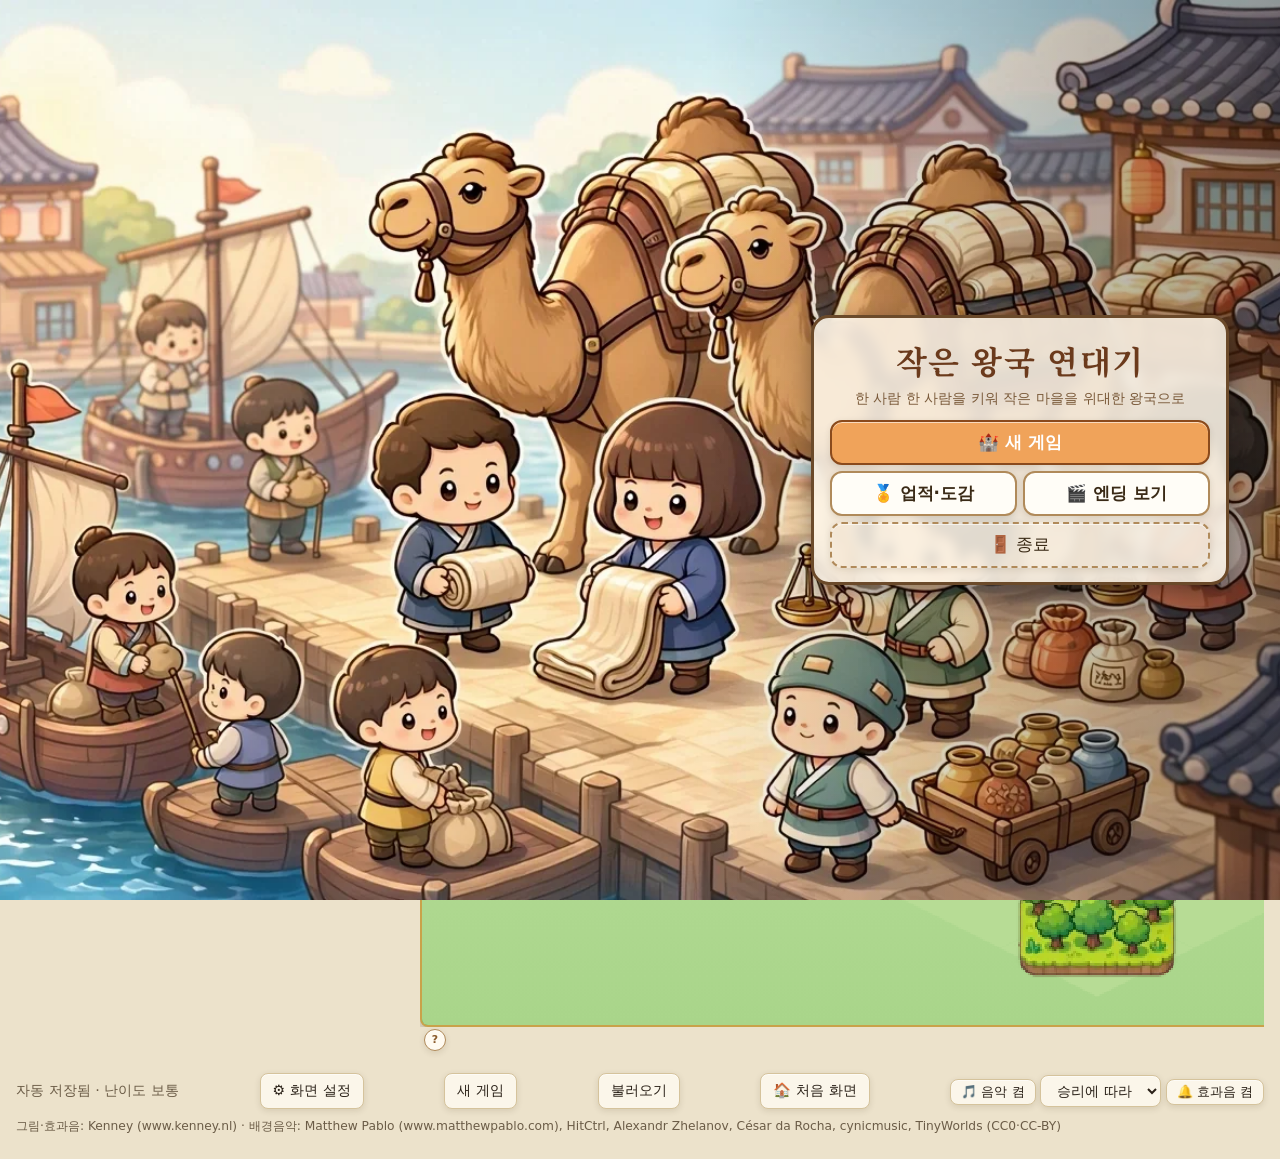
<file: index.html>
<!doctype html>
<html lang="ko">
  <head>
    <meta charset="UTF-8" />
    <meta name="viewport" content="width=device-width, initial-scale=1.0" />
    <title>작은 왕국 연대기</title>
    <meta name="theme-color" content="#2a2018" />
    <link rel="preconnect" href="https://fonts.googleapis.com" />
    <link rel="preconnect" href="https://fonts.gstatic.com" crossorigin />
    <link rel="stylesheet" href="https://fonts.googleapis.com/css2?family=Noto+Serif+KR:wght@700&display=swap" />
    <script type="module" crossorigin src="./assets/index-BiHmY7JR.js"></script>
    <link rel="stylesheet" crossorigin href="./assets/index-CnOXATUK.css">
  </head>
  <body>
    <div id="app"></div>
  </body>
</html>
</file>
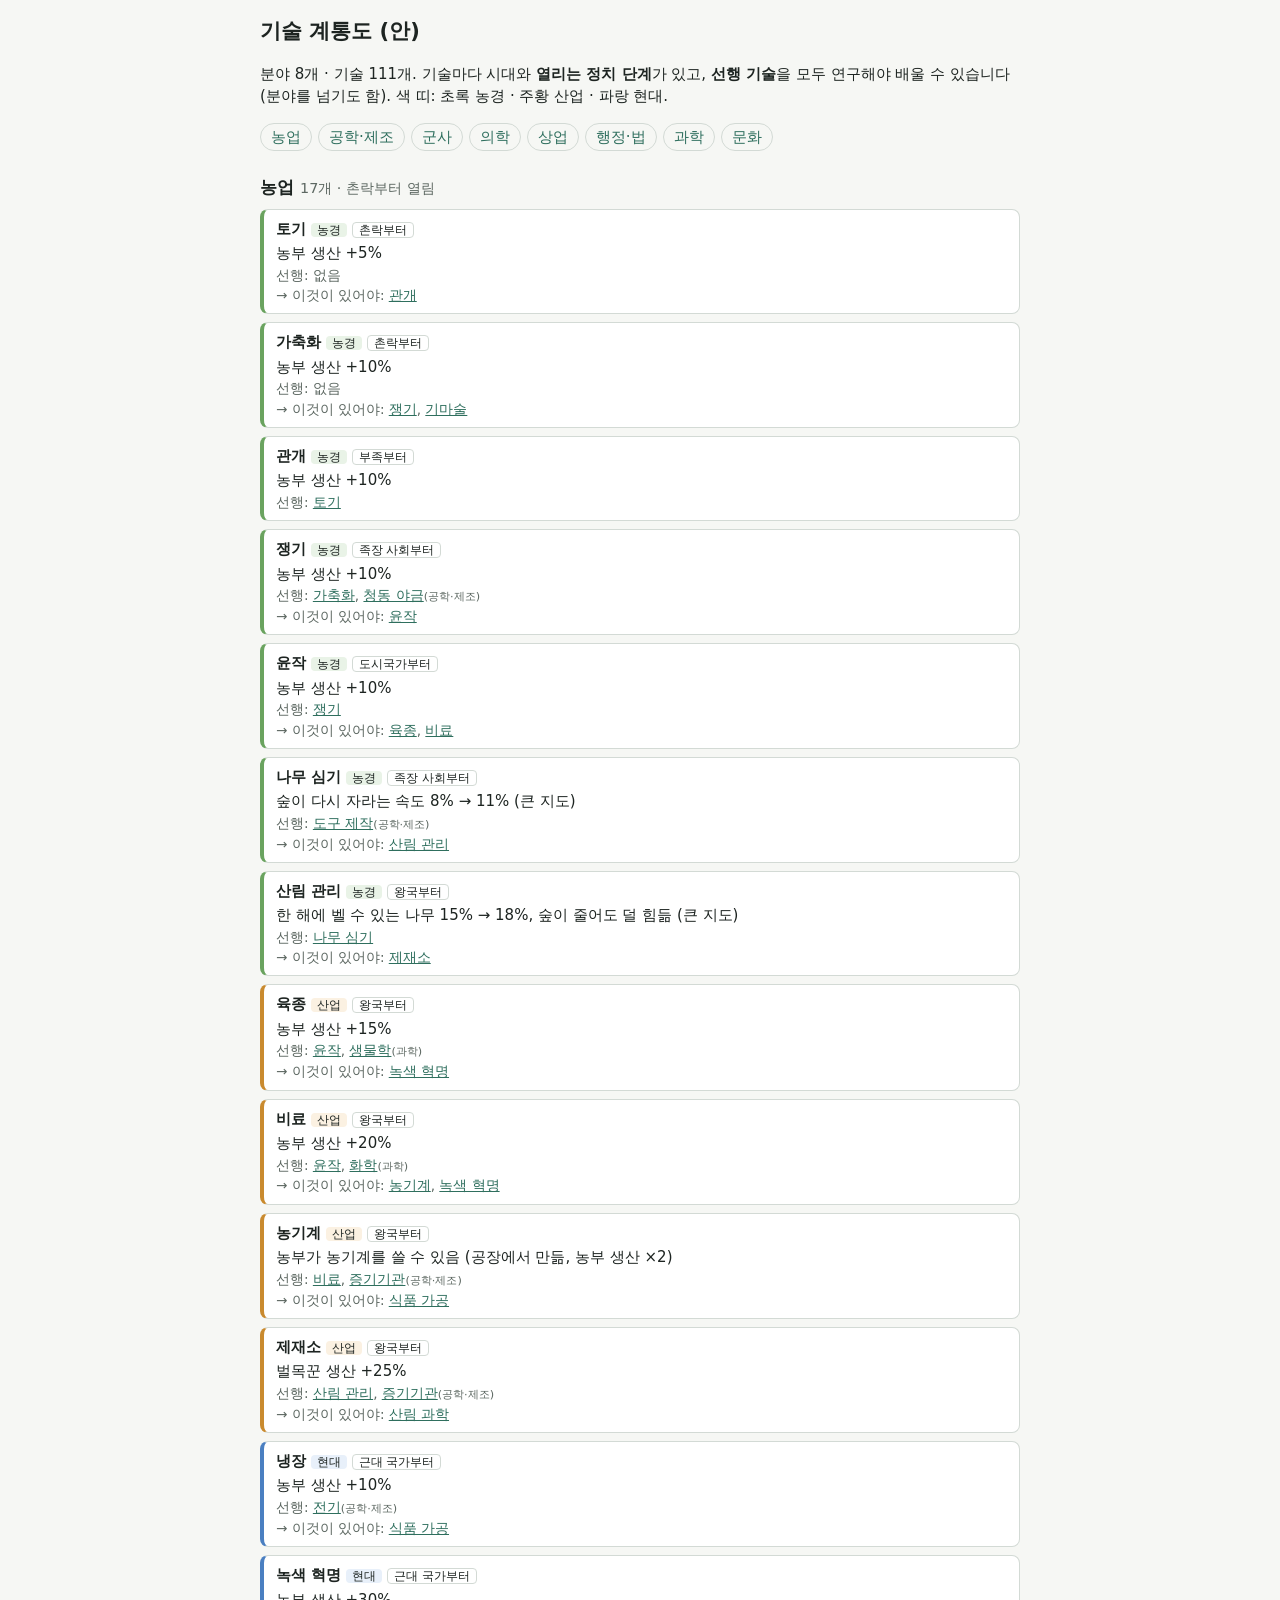
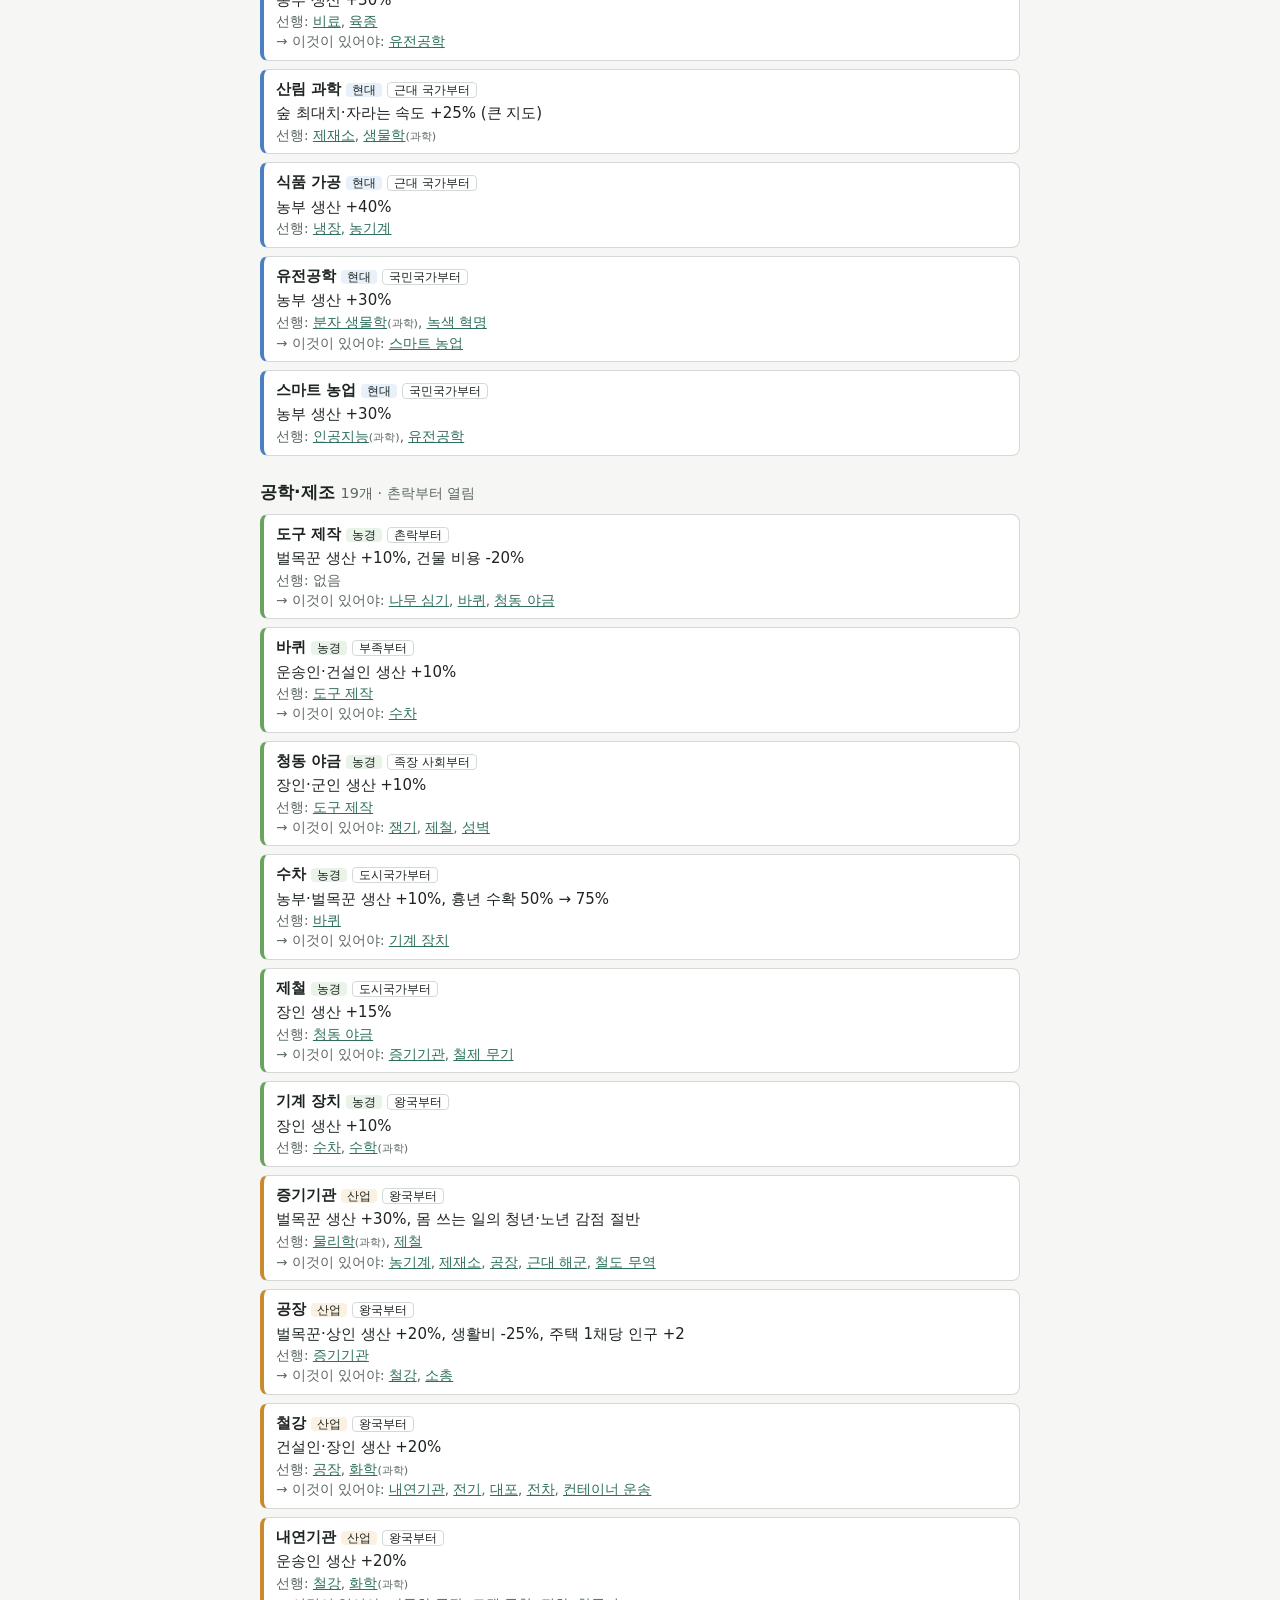
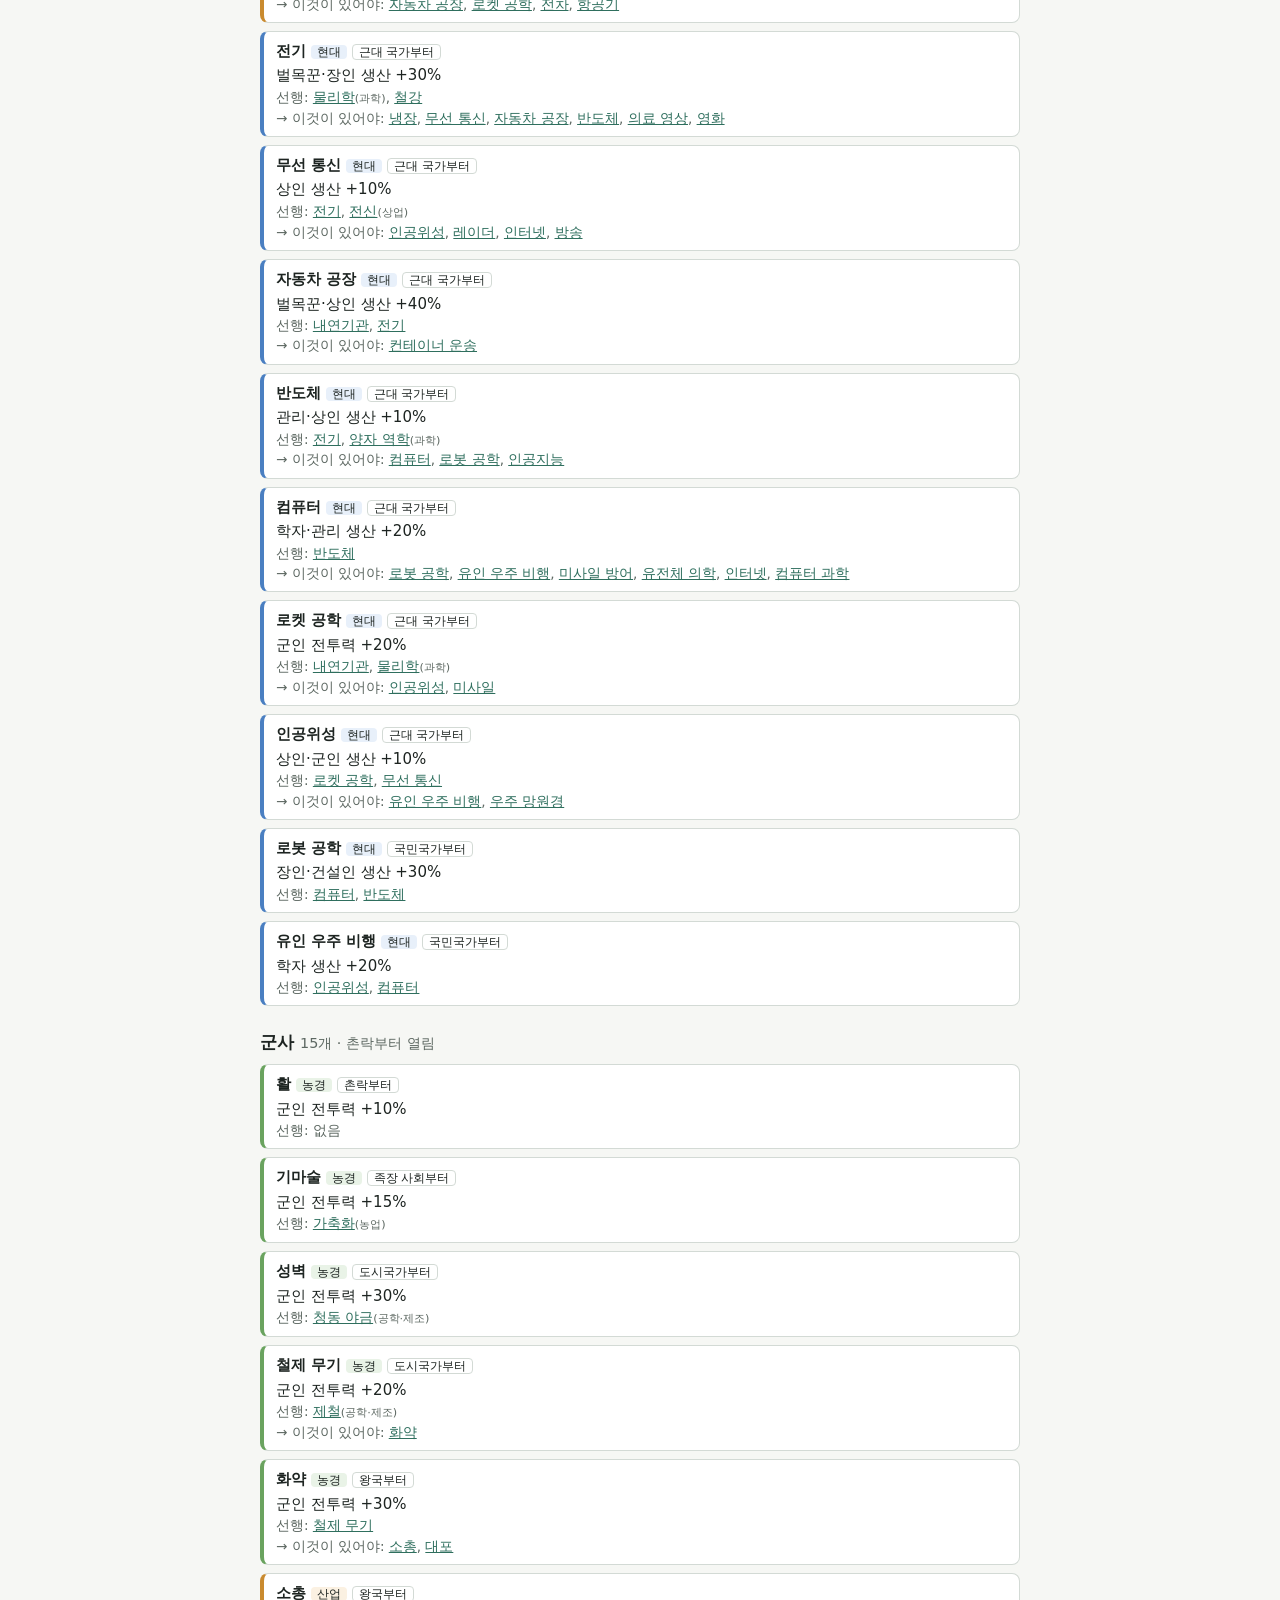
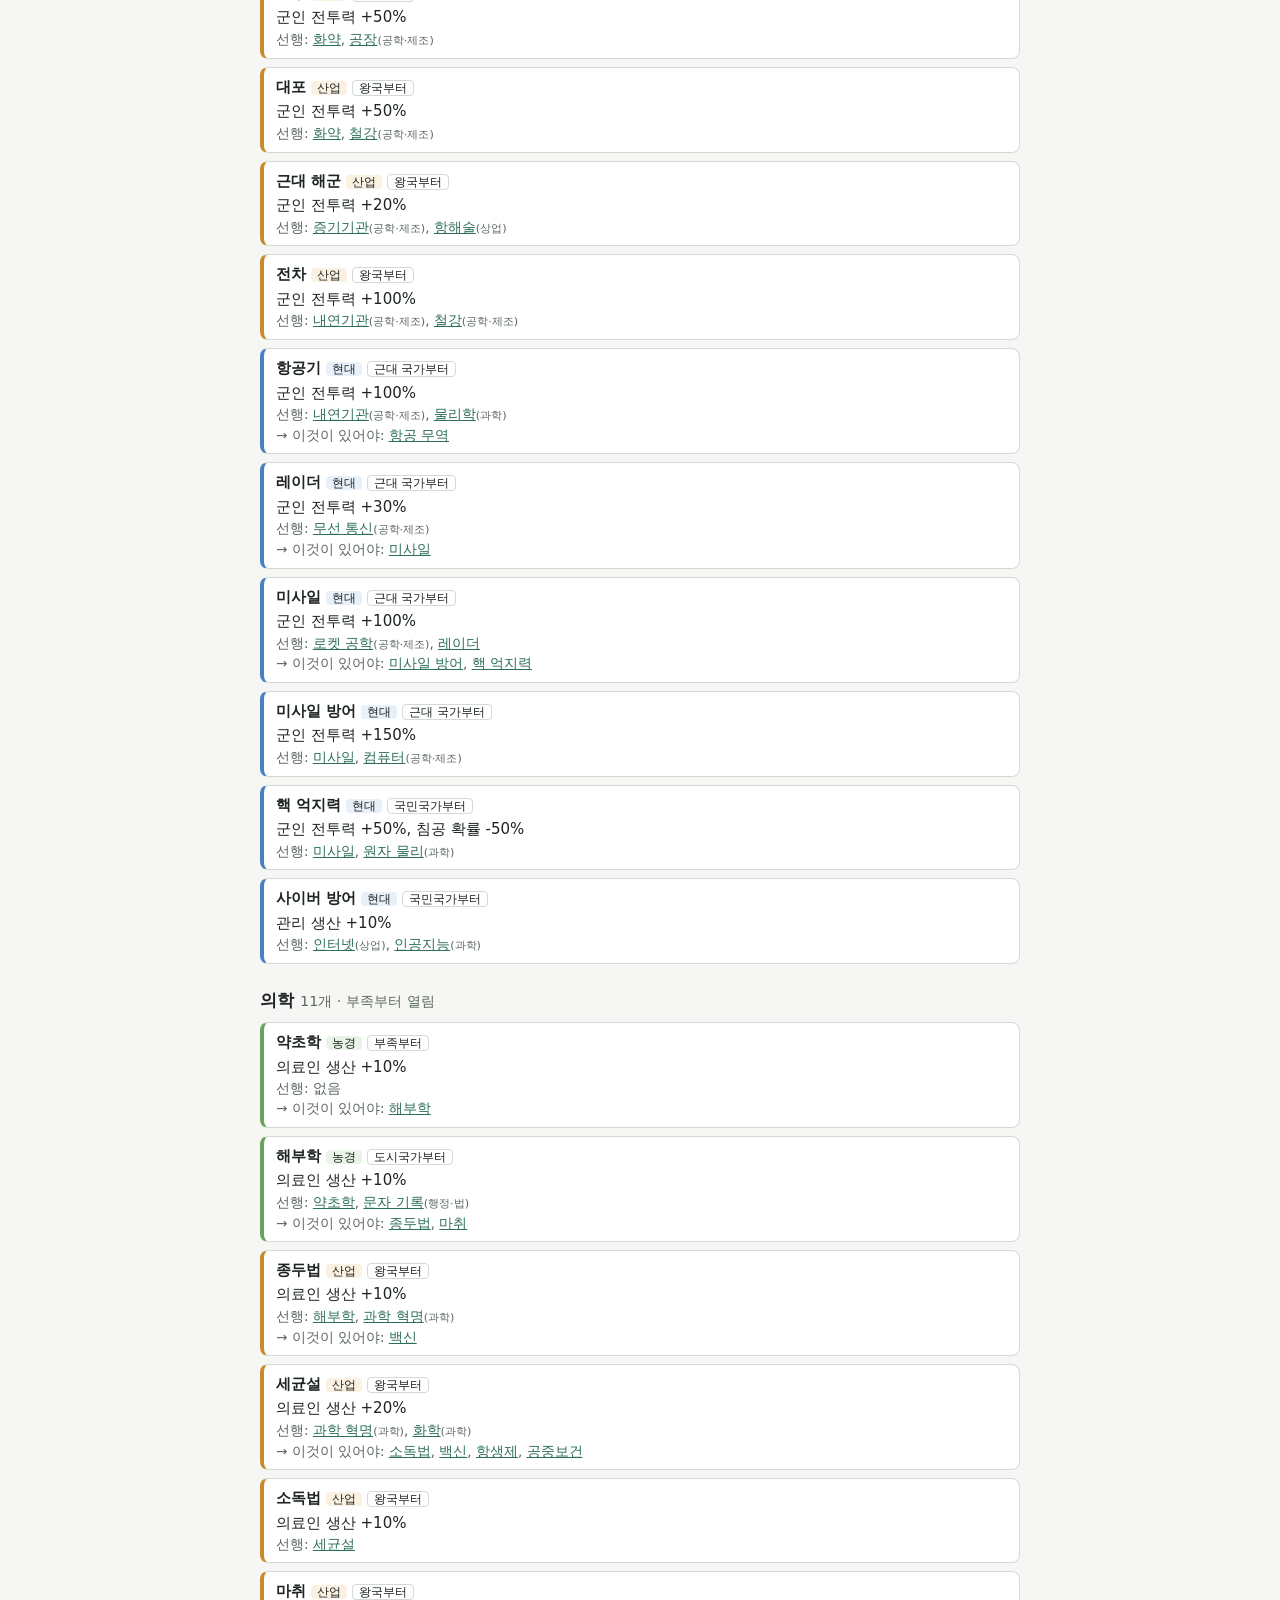
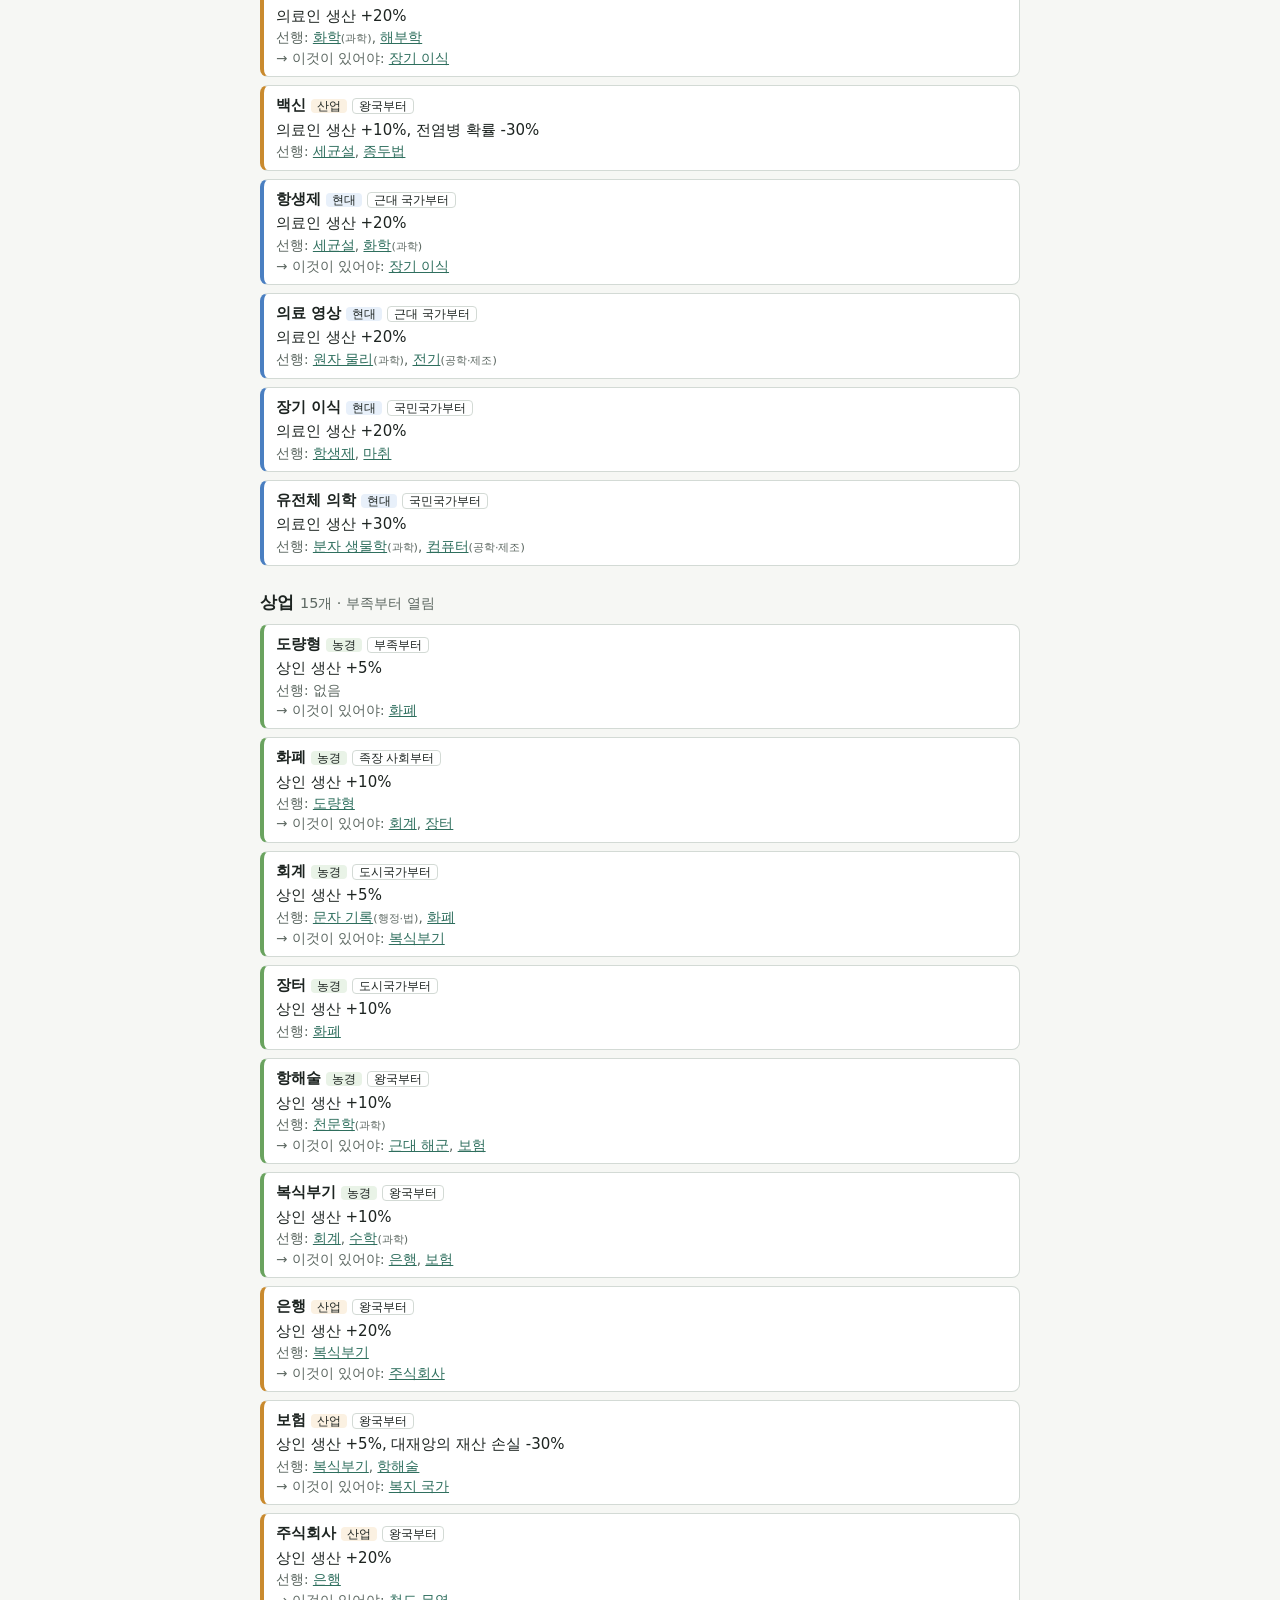
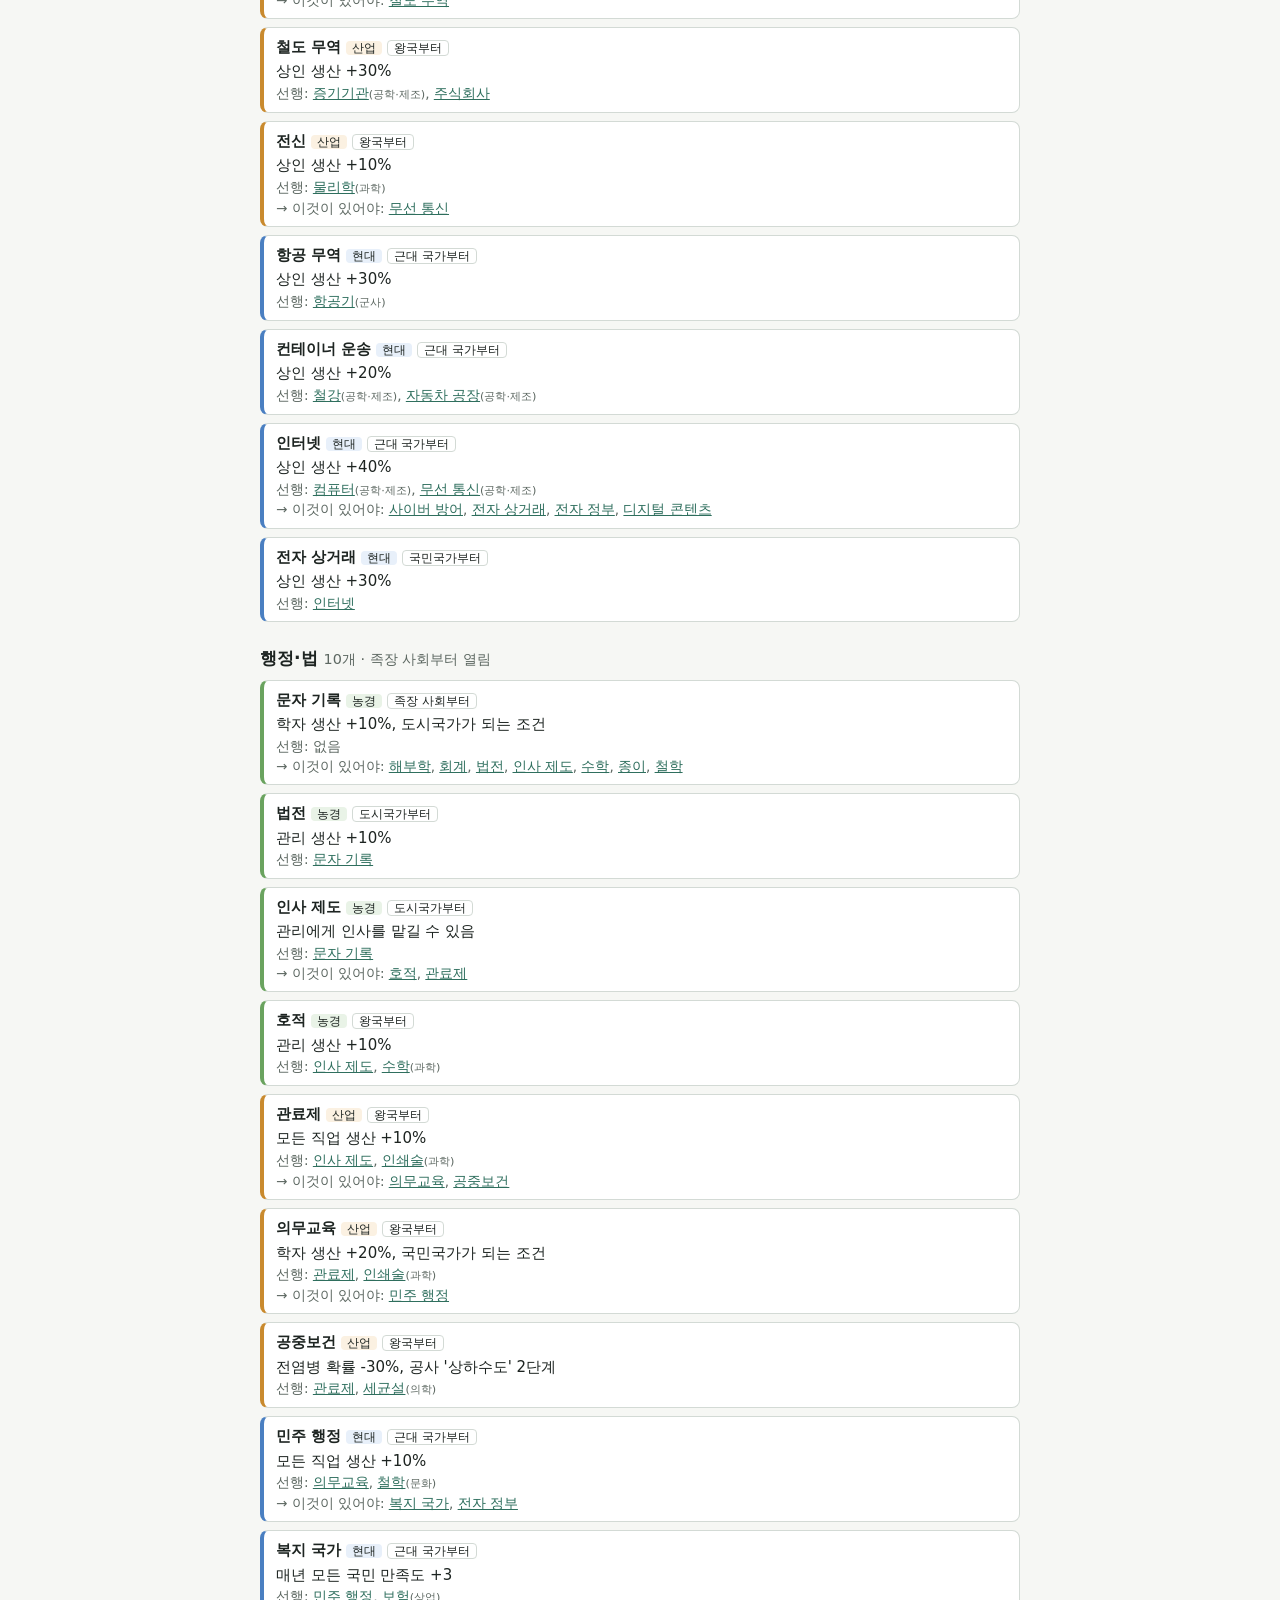
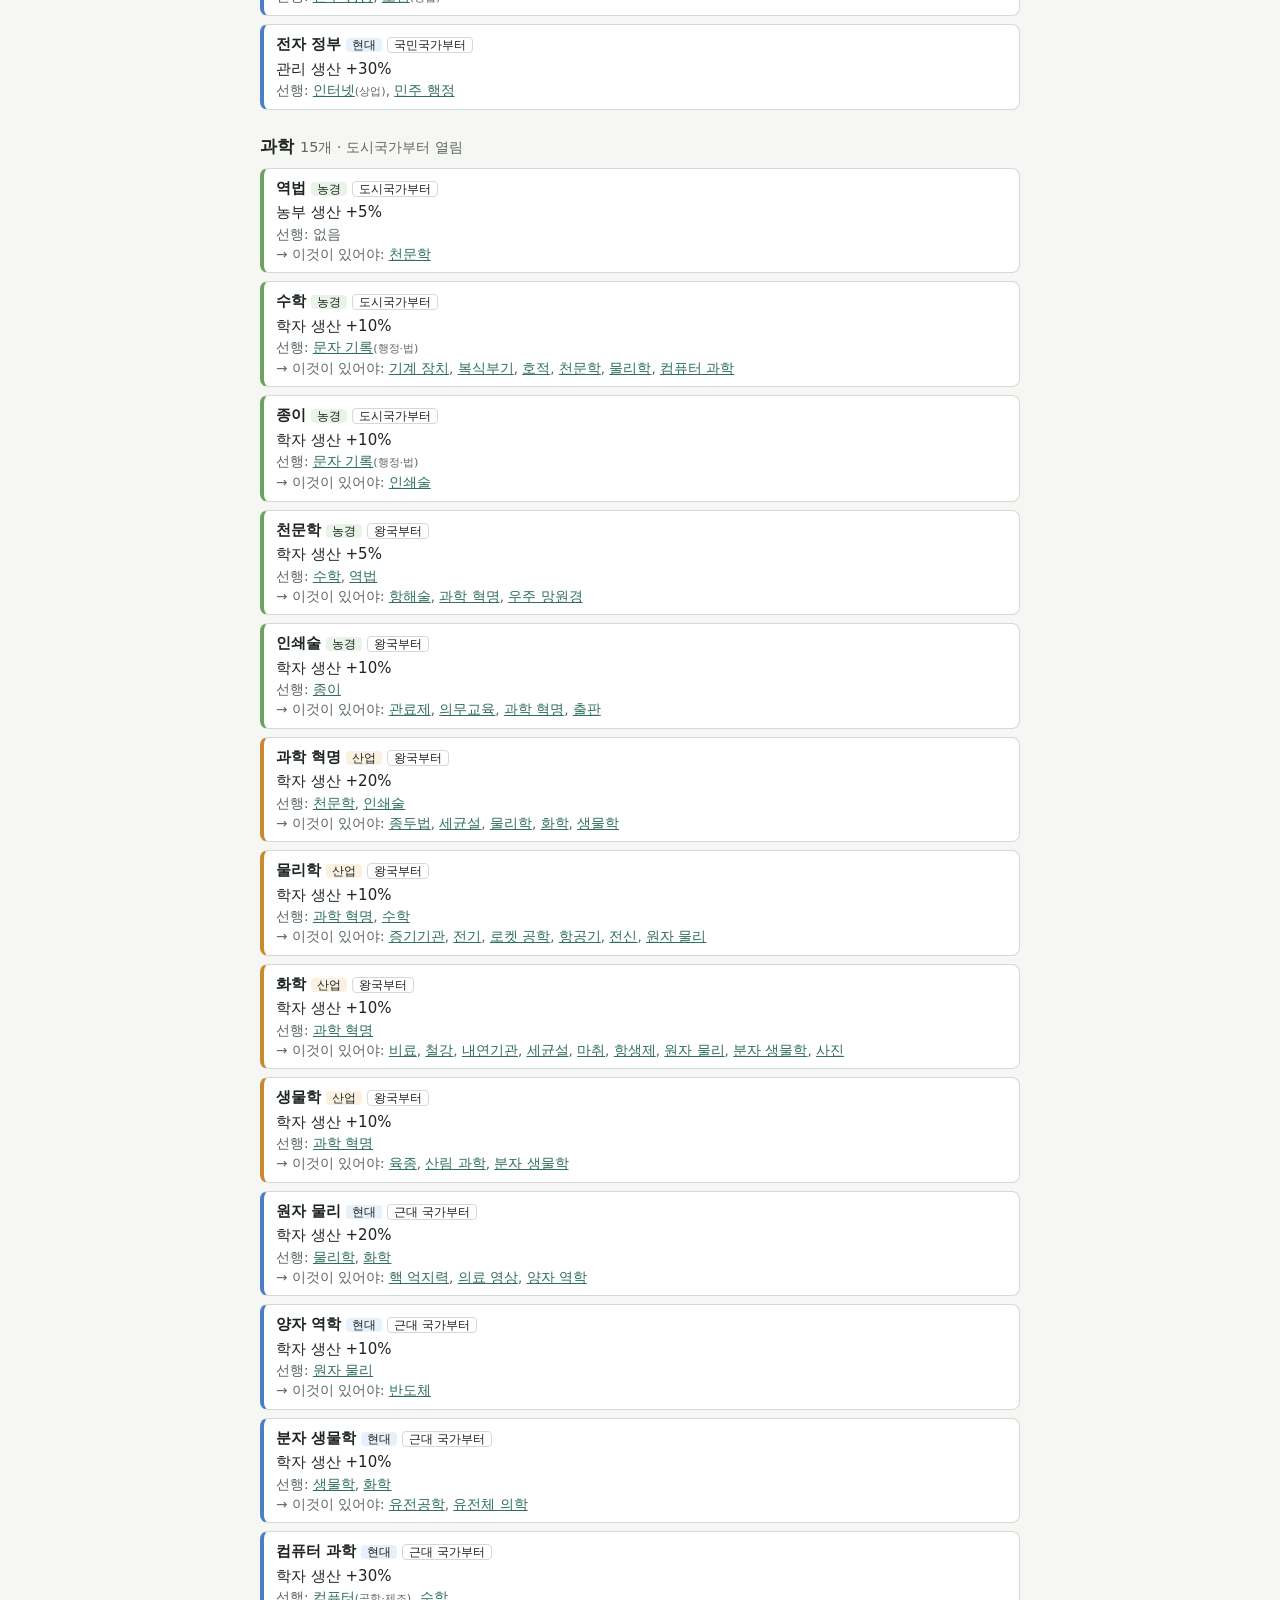
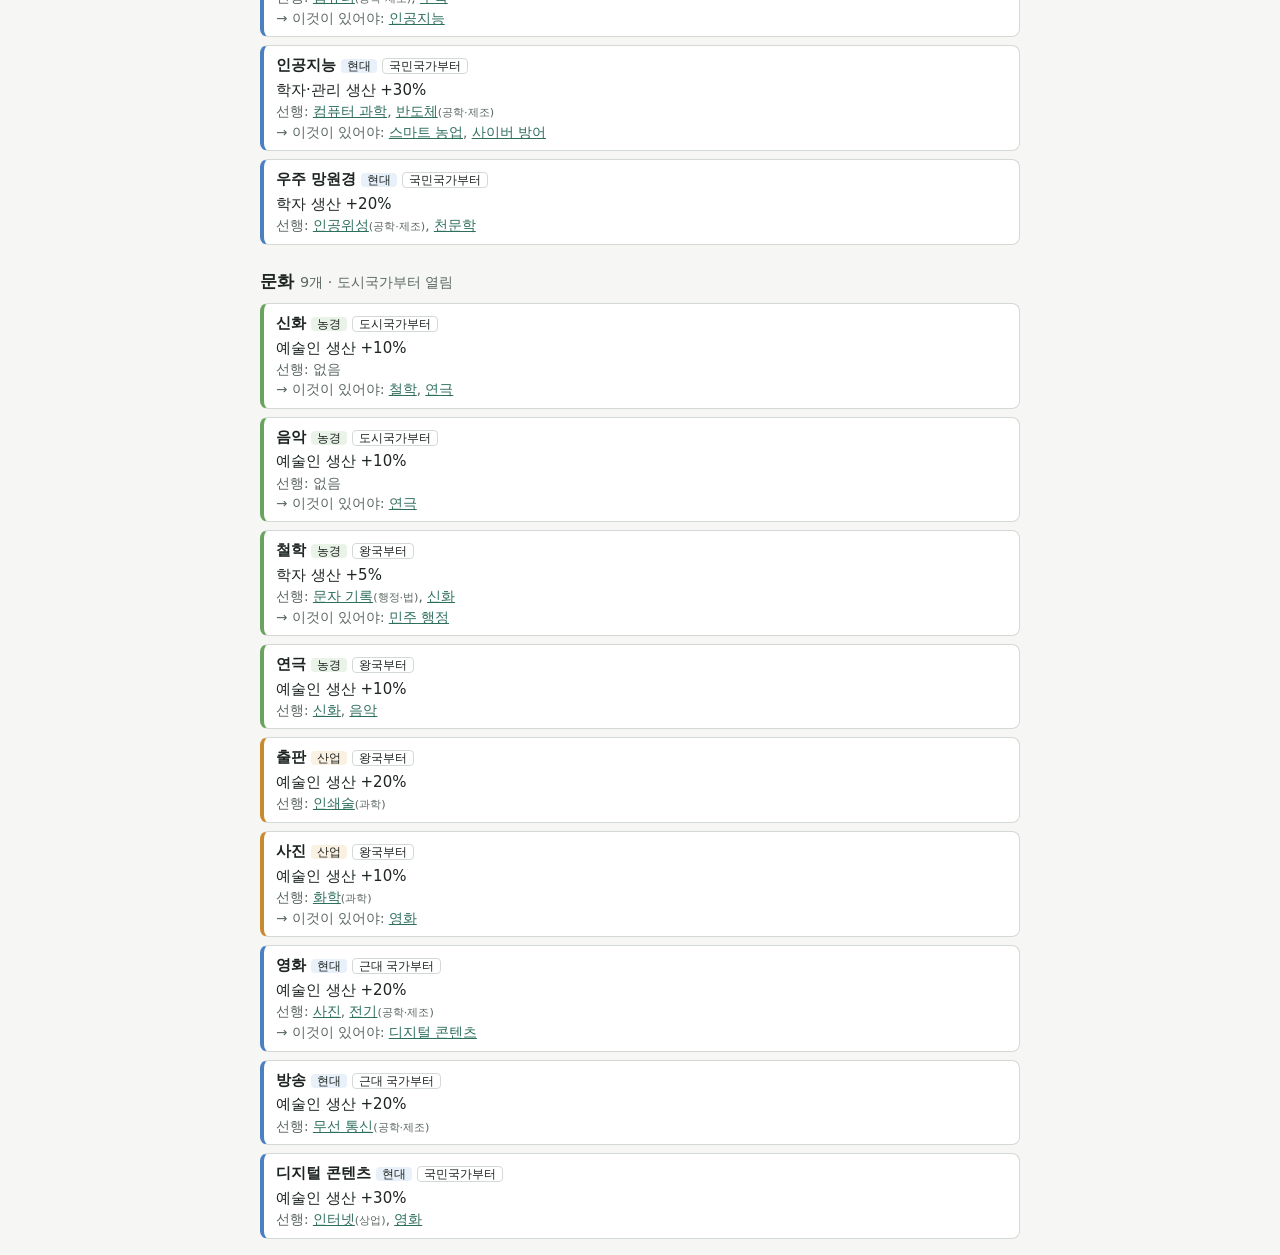
<file: tech-tree.html>
<!doctype html>
<html lang="ko"><head><meta charset="utf-8"><meta name="viewport" content="width=device-width, initial-scale=1">
<title>기술 계통도</title>
<style>
:root{--bg:#f6f7f4;--card:#fff;--fg:#1d2421;--muted:#5d6862;--line:#d3dad5;--accent:#2f6f5e;--a:#e9f3e7;--i:#fbf1e2;--m:#e8f0fa}
@media (prefers-color-scheme:dark){:root{--bg:#141917;--card:#1c2320;--fg:#e4eae6;--muted:#9aa6a0;--line:#34413b;--accent:#6cc3a5;--a:#1d2a20;--i:#2a2416;--m:#18222e}}
body{margin:0;padding:16px;background:var(--bg);color:var(--fg);font:15px/1.5 system-ui,-apple-system,'Apple SD Gothic Neo','Malgun Gothic',sans-serif}
main{max-width:760px;margin:0 auto}h1{font-size:1.4em;margin:0 0 4px}h2{margin:24px 0 8px;font-size:1.15em}h2 small{color:var(--muted);font-weight:400}
nav{display:flex;flex-wrap:wrap;gap:6px;margin:8px 0}nav a{border:1px solid var(--line);border-radius:999px;padding:2px 10px;text-decoration:none;color:var(--accent)}
ul{list-style:none;padding:0;margin:0;display:grid;gap:8px}.tech{background:var(--card);border:1px solid var(--line);border-radius:8px;padding:8px 12px;scroll-margin-top:12px}
.era-agrarian{border-left:4px solid #6aa35f}.era-industrial{border-left:4px solid #c98a2e}.era-modern{border-left:4px solid #4a7fc1}
.tag{font-size:.8em;border-radius:4px;padding:0 6px;background:var(--a);color:var(--fg)}.era-industrial .tag:first-of-type{background:var(--i)}.era-modern .tag:first-of-type{background:var(--m)}
.tag.stage{background:none;border:1px solid var(--line)}.eff{margin-top:2px}.sub{color:var(--muted);font-size:.9em}.sub a{color:var(--accent)}.hist{color:var(--muted);font-size:.85em;font-style:italic}
small{color:var(--muted)}
</style></head><body><main>
<h1>기술 계통도 (안)</h1>
<p>분야 8개 · 기술 111개. 기술마다 시대와 <b>열리는 정치 단계</b>가 있고, <b>선행 기술</b>을 모두 연구해야 배울 수 있습니다 (분야를 넘기도 함). 색 띠: 초록 농경 · 주황 산업 · 파랑 현대.</p>
<nav><a href="#field-farming">농업</a><a href="#field-engineering">공학·제조</a><a href="#field-military">군사</a><a href="#field-medicine">의학</a><a href="#field-commerce">상업</a><a href="#field-administration">행정·법</a><a href="#field-science">과학</a><a href="#field-culture">문화</a></nav>
<section><h2 id="field-farming">농업 <small>17개 · 촌락부터 열림</small></h2><ul>
    <li class="tech era-agrarian" id="pottery">
      <div><b>토기</b> <span class="tag">농경</span> <span class="tag stage">촌락부터</span></div>
      <div class="eff">농부 생산 +5%</div>
      <div class="sub">선행: 없음</div>
      <div class="sub">→ 이것이 있어야: <a href="#irrigation">관개</a></div>
    </li>
    <li class="tech era-agrarian" id="domestication">
      <div><b>가축화</b> <span class="tag">농경</span> <span class="tag stage">촌락부터</span></div>
      <div class="eff">농부 생산 +10%</div>
      <div class="sub">선행: 없음</div>
      <div class="sub">→ 이것이 있어야: <a href="#plow">쟁기</a>, <a href="#horsemanship">기마술</a></div>
    </li>
    <li class="tech era-agrarian" id="irrigation">
      <div><b>관개</b> <span class="tag">농경</span> <span class="tag stage">부족부터</span></div>
      <div class="eff">농부 생산 +10%</div>
      <div class="sub">선행: <a href="#pottery">토기</a></div>
      
    </li>
    <li class="tech era-agrarian" id="plow">
      <div><b>쟁기</b> <span class="tag">농경</span> <span class="tag stage">족장 사회부터</span></div>
      <div class="eff">농부 생산 +10%</div>
      <div class="sub">선행: <a href="#domestication">가축화</a>, <a href="#bronze">청동 야금</a><small>(공학·제조)</small></div>
      <div class="sub">→ 이것이 있어야: <a href="#cropRotation">윤작</a></div>
    </li>
    <li class="tech era-agrarian" id="cropRotation">
      <div><b>윤작</b> <span class="tag">농경</span> <span class="tag stage">도시국가부터</span></div>
      <div class="eff">농부 생산 +10%</div>
      <div class="sub">선행: <a href="#plow">쟁기</a></div>
      <div class="sub">→ 이것이 있어야: <a href="#selectiveBreeding">육종</a>, <a href="#fertilizer">비료</a></div>
    </li>
    <li class="tech era-agrarian" id="afforestation">
      <div><b>나무 심기</b> <span class="tag">농경</span> <span class="tag stage">족장 사회부터</span></div>
      <div class="eff">숲이 다시 자라는 속도 8% → 11% (큰 지도)</div>
      <div class="sub">선행: <a href="#toolmaking">도구 제작</a><small>(공학·제조)</small></div>
      <div class="sub">→ 이것이 있어야: <a href="#forestManagement">산림 관리</a></div>
    </li>
    <li class="tech era-agrarian" id="forestManagement">
      <div><b>산림 관리</b> <span class="tag">농경</span> <span class="tag stage">왕국부터</span></div>
      <div class="eff">한 해에 벨 수 있는 나무 15% → 18%, 숲이 줄어도 덜 힘듦 (큰 지도)</div>
      <div class="sub">선행: <a href="#afforestation">나무 심기</a></div>
      <div class="sub">→ 이것이 있어야: <a href="#sawmill">제재소</a></div>
    </li>
    <li class="tech era-industrial" id="selectiveBreeding">
      <div><b>육종</b> <span class="tag">산업</span> <span class="tag stage">왕국부터</span></div>
      <div class="eff">농부 생산 +15%</div>
      <div class="sub">선행: <a href="#cropRotation">윤작</a>, <a href="#biology">생물학</a><small>(과학)</small></div>
      <div class="sub">→ 이것이 있어야: <a href="#greenRevolution">녹색 혁명</a></div>
    </li>
    <li class="tech era-industrial" id="fertilizer">
      <div><b>비료</b> <span class="tag">산업</span> <span class="tag stage">왕국부터</span></div>
      <div class="eff">농부 생산 +20%</div>
      <div class="sub">선행: <a href="#cropRotation">윤작</a>, <a href="#chemistry">화학</a><small>(과학)</small></div>
      <div class="sub">→ 이것이 있어야: <a href="#farmMachinery">농기계</a>, <a href="#greenRevolution">녹색 혁명</a></div>
    </li>
    <li class="tech era-industrial" id="farmMachinery">
      <div><b>농기계</b> <span class="tag">산업</span> <span class="tag stage">왕국부터</span></div>
      <div class="eff">농부가 농기계를 쓸 수 있음 (공장에서 만듦, 농부 생산 ×2)</div>
      <div class="sub">선행: <a href="#fertilizer">비료</a>, <a href="#steamEngine">증기기관</a><small>(공학·제조)</small></div>
      <div class="sub">→ 이것이 있어야: <a href="#foodProcessing">식품 가공</a></div>
    </li>
    <li class="tech era-industrial" id="sawmill">
      <div><b>제재소</b> <span class="tag">산업</span> <span class="tag stage">왕국부터</span></div>
      <div class="eff">벌목꾼 생산 +25%</div>
      <div class="sub">선행: <a href="#forestManagement">산림 관리</a>, <a href="#steamEngine">증기기관</a><small>(공학·제조)</small></div>
      <div class="sub">→ 이것이 있어야: <a href="#forestScience">산림 과학</a></div>
    </li>
    <li class="tech era-modern" id="refrigeration">
      <div><b>냉장</b> <span class="tag">현대</span> <span class="tag stage">근대 국가부터</span></div>
      <div class="eff">농부 생산 +10%</div>
      <div class="sub">선행: <a href="#electricity">전기</a><small>(공학·제조)</small></div>
      <div class="sub">→ 이것이 있어야: <a href="#foodProcessing">식품 가공</a></div>
    </li>
    <li class="tech era-modern" id="greenRevolution">
      <div><b>녹색 혁명</b> <span class="tag">현대</span> <span class="tag stage">근대 국가부터</span></div>
      <div class="eff">농부 생산 +30%</div>
      <div class="sub">선행: <a href="#fertilizer">비료</a>, <a href="#selectiveBreeding">육종</a></div>
      <div class="sub">→ 이것이 있어야: <a href="#geneticEngineering">유전공학</a></div>
    </li>
    <li class="tech era-modern" id="forestScience">
      <div><b>산림 과학</b> <span class="tag">현대</span> <span class="tag stage">근대 국가부터</span></div>
      <div class="eff">숲 최대치·자라는 속도 +25% (큰 지도)</div>
      <div class="sub">선행: <a href="#sawmill">제재소</a>, <a href="#biology">생물학</a><small>(과학)</small></div>
      
    </li>
    <li class="tech era-modern" id="foodProcessing">
      <div><b>식품 가공</b> <span class="tag">현대</span> <span class="tag stage">근대 국가부터</span></div>
      <div class="eff">농부 생산 +40%</div>
      <div class="sub">선행: <a href="#refrigeration">냉장</a>, <a href="#farmMachinery">농기계</a></div>
      
    </li>
    <li class="tech era-modern" id="geneticEngineering">
      <div><b>유전공학</b> <span class="tag">현대</span> <span class="tag stage">국민국가부터</span></div>
      <div class="eff">농부 생산 +30%</div>
      <div class="sub">선행: <a href="#molecularBiology">분자 생물학</a><small>(과학)</small>, <a href="#greenRevolution">녹색 혁명</a></div>
      <div class="sub">→ 이것이 있어야: <a href="#smartFarm">스마트 농업</a></div>
    </li>
    <li class="tech era-modern" id="smartFarm">
      <div><b>스마트 농업</b> <span class="tag">현대</span> <span class="tag stage">국민국가부터</span></div>
      <div class="eff">농부 생산 +30%</div>
      <div class="sub">선행: <a href="#ai">인공지능</a><small>(과학)</small>, <a href="#geneticEngineering">유전공학</a></div>
      
    </li></ul></section><section><h2 id="field-engineering">공학·제조 <small>19개 · 촌락부터 열림</small></h2><ul>
    <li class="tech era-agrarian" id="toolmaking">
      <div><b>도구 제작</b> <span class="tag">농경</span> <span class="tag stage">촌락부터</span></div>
      <div class="eff">벌목꾼 생산 +10%, 건물 비용 -20%</div>
      <div class="sub">선행: 없음</div>
      <div class="sub">→ 이것이 있어야: <a href="#afforestation">나무 심기</a>, <a href="#wheel">바퀴</a>, <a href="#bronze">청동 야금</a></div>
    </li>
    <li class="tech era-agrarian" id="wheel">
      <div><b>바퀴</b> <span class="tag">농경</span> <span class="tag stage">부족부터</span></div>
      <div class="eff">운송인·건설인 생산 +10%</div>
      <div class="sub">선행: <a href="#toolmaking">도구 제작</a></div>
      <div class="sub">→ 이것이 있어야: <a href="#waterwheel">수차</a></div>
    </li>
    <li class="tech era-agrarian" id="bronze">
      <div><b>청동 야금</b> <span class="tag">농경</span> <span class="tag stage">족장 사회부터</span></div>
      <div class="eff">장인·군인 생산 +10%</div>
      <div class="sub">선행: <a href="#toolmaking">도구 제작</a></div>
      <div class="sub">→ 이것이 있어야: <a href="#plow">쟁기</a>, <a href="#ironworking">제철</a>, <a href="#walls">성벽</a></div>
    </li>
    <li class="tech era-agrarian" id="waterwheel">
      <div><b>수차</b> <span class="tag">농경</span> <span class="tag stage">도시국가부터</span></div>
      <div class="eff">농부·벌목꾼 생산 +10%, 흉년 수확 50% → 75%</div>
      <div class="sub">선행: <a href="#wheel">바퀴</a></div>
      <div class="sub">→ 이것이 있어야: <a href="#clockwork">기계 장치</a></div>
    </li>
    <li class="tech era-agrarian" id="ironworking">
      <div><b>제철</b> <span class="tag">농경</span> <span class="tag stage">도시국가부터</span></div>
      <div class="eff">장인 생산 +15%</div>
      <div class="sub">선행: <a href="#bronze">청동 야금</a></div>
      <div class="sub">→ 이것이 있어야: <a href="#steamEngine">증기기관</a>, <a href="#ironWeapons">철제 무기</a></div>
    </li>
    <li class="tech era-agrarian" id="clockwork">
      <div><b>기계 장치</b> <span class="tag">농경</span> <span class="tag stage">왕국부터</span></div>
      <div class="eff">장인 생산 +10%</div>
      <div class="sub">선행: <a href="#waterwheel">수차</a>, <a href="#mathematics">수학</a><small>(과학)</small></div>
      
    </li>
    <li class="tech era-industrial" id="steamEngine">
      <div><b>증기기관</b> <span class="tag">산업</span> <span class="tag stage">왕국부터</span></div>
      <div class="eff">벌목꾼 생산 +30%, 몸 쓰는 일의 청년·노년 감점 절반</div>
      <div class="sub">선행: <a href="#physics">물리학</a><small>(과학)</small>, <a href="#ironworking">제철</a></div>
      <div class="sub">→ 이것이 있어야: <a href="#farmMachinery">농기계</a>, <a href="#sawmill">제재소</a>, <a href="#factory">공장</a>, <a href="#navy">근대 해군</a>, <a href="#railTrade">철도 무역</a></div>
    </li>
    <li class="tech era-industrial" id="factory">
      <div><b>공장</b> <span class="tag">산업</span> <span class="tag stage">왕국부터</span></div>
      <div class="eff">벌목꾼·상인 생산 +20%, 생활비 -25%, 주택 1채당 인구 +2</div>
      <div class="sub">선행: <a href="#steamEngine">증기기관</a></div>
      <div class="sub">→ 이것이 있어야: <a href="#steel">철강</a>, <a href="#rifles">소총</a></div>
    </li>
    <li class="tech era-industrial" id="steel">
      <div><b>철강</b> <span class="tag">산업</span> <span class="tag stage">왕국부터</span></div>
      <div class="eff">건설인·장인 생산 +20%</div>
      <div class="sub">선행: <a href="#factory">공장</a>, <a href="#chemistry">화학</a><small>(과학)</small></div>
      <div class="sub">→ 이것이 있어야: <a href="#combustionEngine">내연기관</a>, <a href="#electricity">전기</a>, <a href="#artillery">대포</a>, <a href="#tanks">전차</a>, <a href="#containers">컨테이너 운송</a></div>
    </li>
    <li class="tech era-industrial" id="combustionEngine">
      <div><b>내연기관</b> <span class="tag">산업</span> <span class="tag stage">왕국부터</span></div>
      <div class="eff">운송인 생산 +20%</div>
      <div class="sub">선행: <a href="#steel">철강</a>, <a href="#chemistry">화학</a><small>(과학)</small></div>
      <div class="sub">→ 이것이 있어야: <a href="#carFactory">자동차 공장</a>, <a href="#rocketry">로켓 공학</a>, <a href="#tanks">전차</a>, <a href="#aircraft">항공기</a></div>
    </li>
    <li class="tech era-modern" id="electricity">
      <div><b>전기</b> <span class="tag">현대</span> <span class="tag stage">근대 국가부터</span></div>
      <div class="eff">벌목꾼·장인 생산 +30%</div>
      <div class="sub">선행: <a href="#physics">물리학</a><small>(과학)</small>, <a href="#steel">철강</a></div>
      <div class="sub">→ 이것이 있어야: <a href="#refrigeration">냉장</a>, <a href="#radio">무선 통신</a>, <a href="#carFactory">자동차 공장</a>, <a href="#semiconductor">반도체</a>, <a href="#medicalImaging">의료 영상</a>, <a href="#cinema">영화</a></div>
    </li>
    <li class="tech era-modern" id="radio">
      <div><b>무선 통신</b> <span class="tag">현대</span> <span class="tag stage">근대 국가부터</span></div>
      <div class="eff">상인 생산 +10%</div>
      <div class="sub">선행: <a href="#electricity">전기</a>, <a href="#telegraph">전신</a><small>(상업)</small></div>
      <div class="sub">→ 이것이 있어야: <a href="#satellite">인공위성</a>, <a href="#radar">레이더</a>, <a href="#internet">인터넷</a>, <a href="#broadcasting">방송</a></div>
    </li>
    <li class="tech era-modern" id="carFactory">
      <div><b>자동차 공장</b> <span class="tag">현대</span> <span class="tag stage">근대 국가부터</span></div>
      <div class="eff">벌목꾼·상인 생산 +40%</div>
      <div class="sub">선행: <a href="#combustionEngine">내연기관</a>, <a href="#electricity">전기</a></div>
      <div class="sub">→ 이것이 있어야: <a href="#containers">컨테이너 운송</a></div>
    </li>
    <li class="tech era-modern" id="semiconductor">
      <div><b>반도체</b> <span class="tag">현대</span> <span class="tag stage">근대 국가부터</span></div>
      <div class="eff">관리·상인 생산 +10%</div>
      <div class="sub">선행: <a href="#electricity">전기</a>, <a href="#quantumPhysics">양자 역학</a><small>(과학)</small></div>
      <div class="sub">→ 이것이 있어야: <a href="#computer">컴퓨터</a>, <a href="#robotics">로봇 공학</a>, <a href="#ai">인공지능</a></div>
    </li>
    <li class="tech era-modern" id="computer">
      <div><b>컴퓨터</b> <span class="tag">현대</span> <span class="tag stage">근대 국가부터</span></div>
      <div class="eff">학자·관리 생산 +20%</div>
      <div class="sub">선행: <a href="#semiconductor">반도체</a></div>
      <div class="sub">→ 이것이 있어야: <a href="#robotics">로봇 공학</a>, <a href="#spaceflight">유인 우주 비행</a>, <a href="#missileDefense">미사일 방어</a>, <a href="#genomics">유전체 의학</a>, <a href="#internet">인터넷</a>, <a href="#computerScience">컴퓨터 과학</a></div>
    </li>
    <li class="tech era-modern" id="rocketry">
      <div><b>로켓 공학</b> <span class="tag">현대</span> <span class="tag stage">근대 국가부터</span></div>
      <div class="eff">군인 전투력 +20%</div>
      <div class="sub">선행: <a href="#combustionEngine">내연기관</a>, <a href="#physics">물리학</a><small>(과학)</small></div>
      <div class="sub">→ 이것이 있어야: <a href="#satellite">인공위성</a>, <a href="#missiles">미사일</a></div>
    </li>
    <li class="tech era-modern" id="satellite">
      <div><b>인공위성</b> <span class="tag">현대</span> <span class="tag stage">근대 국가부터</span></div>
      <div class="eff">상인·군인 생산 +10%</div>
      <div class="sub">선행: <a href="#rocketry">로켓 공학</a>, <a href="#radio">무선 통신</a></div>
      <div class="sub">→ 이것이 있어야: <a href="#spaceflight">유인 우주 비행</a>, <a href="#spaceTelescope">우주 망원경</a></div>
    </li>
    <li class="tech era-modern" id="robotics">
      <div><b>로봇 공학</b> <span class="tag">현대</span> <span class="tag stage">국민국가부터</span></div>
      <div class="eff">장인·건설인 생산 +30%</div>
      <div class="sub">선행: <a href="#computer">컴퓨터</a>, <a href="#semiconductor">반도체</a></div>
      
    </li>
    <li class="tech era-modern" id="spaceflight">
      <div><b>유인 우주 비행</b> <span class="tag">현대</span> <span class="tag stage">국민국가부터</span></div>
      <div class="eff">학자 생산 +20%</div>
      <div class="sub">선행: <a href="#satellite">인공위성</a>, <a href="#computer">컴퓨터</a></div>
      
    </li></ul></section><section><h2 id="field-military">군사 <small>15개 · 촌락부터 열림</small></h2><ul>
    <li class="tech era-agrarian" id="bow">
      <div><b>활</b> <span class="tag">농경</span> <span class="tag stage">촌락부터</span></div>
      <div class="eff">군인 전투력 +10%</div>
      <div class="sub">선행: 없음</div>
      
    </li>
    <li class="tech era-agrarian" id="horsemanship">
      <div><b>기마술</b> <span class="tag">농경</span> <span class="tag stage">족장 사회부터</span></div>
      <div class="eff">군인 전투력 +15%</div>
      <div class="sub">선행: <a href="#domestication">가축화</a><small>(농업)</small></div>
      
    </li>
    <li class="tech era-agrarian" id="walls">
      <div><b>성벽</b> <span class="tag">농경</span> <span class="tag stage">도시국가부터</span></div>
      <div class="eff">군인 전투력 +30%</div>
      <div class="sub">선행: <a href="#bronze">청동 야금</a><small>(공학·제조)</small></div>
      
    </li>
    <li class="tech era-agrarian" id="ironWeapons">
      <div><b>철제 무기</b> <span class="tag">농경</span> <span class="tag stage">도시국가부터</span></div>
      <div class="eff">군인 전투력 +20%</div>
      <div class="sub">선행: <a href="#ironworking">제철</a><small>(공학·제조)</small></div>
      <div class="sub">→ 이것이 있어야: <a href="#gunpowder">화약</a></div>
    </li>
    <li class="tech era-agrarian" id="gunpowder">
      <div><b>화약</b> <span class="tag">농경</span> <span class="tag stage">왕국부터</span></div>
      <div class="eff">군인 전투력 +30%</div>
      <div class="sub">선행: <a href="#ironWeapons">철제 무기</a></div>
      <div class="sub">→ 이것이 있어야: <a href="#rifles">소총</a>, <a href="#artillery">대포</a></div>
    </li>
    <li class="tech era-industrial" id="rifles">
      <div><b>소총</b> <span class="tag">산업</span> <span class="tag stage">왕국부터</span></div>
      <div class="eff">군인 전투력 +50%</div>
      <div class="sub">선행: <a href="#gunpowder">화약</a>, <a href="#factory">공장</a><small>(공학·제조)</small></div>
      
    </li>
    <li class="tech era-industrial" id="artillery">
      <div><b>대포</b> <span class="tag">산업</span> <span class="tag stage">왕국부터</span></div>
      <div class="eff">군인 전투력 +50%</div>
      <div class="sub">선행: <a href="#gunpowder">화약</a>, <a href="#steel">철강</a><small>(공학·제조)</small></div>
      
    </li>
    <li class="tech era-industrial" id="navy">
      <div><b>근대 해군</b> <span class="tag">산업</span> <span class="tag stage">왕국부터</span></div>
      <div class="eff">군인 전투력 +20%</div>
      <div class="sub">선행: <a href="#steamEngine">증기기관</a><small>(공학·제조)</small>, <a href="#navigation">항해술</a><small>(상업)</small></div>
      
    </li>
    <li class="tech era-industrial" id="tanks">
      <div><b>전차</b> <span class="tag">산업</span> <span class="tag stage">왕국부터</span></div>
      <div class="eff">군인 전투력 +100%</div>
      <div class="sub">선행: <a href="#combustionEngine">내연기관</a><small>(공학·제조)</small>, <a href="#steel">철강</a><small>(공학·제조)</small></div>
      
    </li>
    <li class="tech era-modern" id="aircraft">
      <div><b>항공기</b> <span class="tag">현대</span> <span class="tag stage">근대 국가부터</span></div>
      <div class="eff">군인 전투력 +100%</div>
      <div class="sub">선행: <a href="#combustionEngine">내연기관</a><small>(공학·제조)</small>, <a href="#physics">물리학</a><small>(과학)</small></div>
      <div class="sub">→ 이것이 있어야: <a href="#airTrade">항공 무역</a></div>
    </li>
    <li class="tech era-modern" id="radar">
      <div><b>레이더</b> <span class="tag">현대</span> <span class="tag stage">근대 국가부터</span></div>
      <div class="eff">군인 전투력 +30%</div>
      <div class="sub">선행: <a href="#radio">무선 통신</a><small>(공학·제조)</small></div>
      <div class="sub">→ 이것이 있어야: <a href="#missiles">미사일</a></div>
    </li>
    <li class="tech era-modern" id="missiles">
      <div><b>미사일</b> <span class="tag">현대</span> <span class="tag stage">근대 국가부터</span></div>
      <div class="eff">군인 전투력 +100%</div>
      <div class="sub">선행: <a href="#rocketry">로켓 공학</a><small>(공학·제조)</small>, <a href="#radar">레이더</a></div>
      <div class="sub">→ 이것이 있어야: <a href="#missileDefense">미사일 방어</a>, <a href="#nuclearDeterrence">핵 억지력</a></div>
    </li>
    <li class="tech era-modern" id="missileDefense">
      <div><b>미사일 방어</b> <span class="tag">현대</span> <span class="tag stage">근대 국가부터</span></div>
      <div class="eff">군인 전투력 +150%</div>
      <div class="sub">선행: <a href="#missiles">미사일</a>, <a href="#computer">컴퓨터</a><small>(공학·제조)</small></div>
      
    </li>
    <li class="tech era-modern" id="nuclearDeterrence">
      <div><b>핵 억지력</b> <span class="tag">현대</span> <span class="tag stage">국민국가부터</span></div>
      <div class="eff">군인 전투력 +50%, 침공 확률 -50%</div>
      <div class="sub">선행: <a href="#missiles">미사일</a>, <a href="#atomicPhysics">원자 물리</a><small>(과학)</small></div>
      
    </li>
    <li class="tech era-modern" id="cyberDefense">
      <div><b>사이버 방어</b> <span class="tag">현대</span> <span class="tag stage">국민국가부터</span></div>
      <div class="eff">관리 생산 +10%</div>
      <div class="sub">선행: <a href="#internet">인터넷</a><small>(상업)</small>, <a href="#ai">인공지능</a><small>(과학)</small></div>
      
    </li></ul></section><section><h2 id="field-medicine">의학 <small>11개 · 부족부터 열림</small></h2><ul>
    <li class="tech era-agrarian" id="herbalism">
      <div><b>약초학</b> <span class="tag">농경</span> <span class="tag stage">부족부터</span></div>
      <div class="eff">의료인 생산 +10%</div>
      <div class="sub">선행: 없음</div>
      <div class="sub">→ 이것이 있어야: <a href="#anatomy">해부학</a></div>
    </li>
    <li class="tech era-agrarian" id="anatomy">
      <div><b>해부학</b> <span class="tag">농경</span> <span class="tag stage">도시국가부터</span></div>
      <div class="eff">의료인 생산 +10%</div>
      <div class="sub">선행: <a href="#herbalism">약초학</a>, <a href="#writing">문자 기록</a><small>(행정·법)</small></div>
      <div class="sub">→ 이것이 있어야: <a href="#inoculation">종두법</a>, <a href="#anesthesia">마취</a></div>
    </li>
    <li class="tech era-industrial" id="inoculation">
      <div><b>종두법</b> <span class="tag">산업</span> <span class="tag stage">왕국부터</span></div>
      <div class="eff">의료인 생산 +10%</div>
      <div class="sub">선행: <a href="#anatomy">해부학</a>, <a href="#scientificMethod">과학 혁명</a><small>(과학)</small></div>
      <div class="sub">→ 이것이 있어야: <a href="#vaccine">백신</a></div>
    </li>
    <li class="tech era-industrial" id="germTheory">
      <div><b>세균설</b> <span class="tag">산업</span> <span class="tag stage">왕국부터</span></div>
      <div class="eff">의료인 생산 +20%</div>
      <div class="sub">선행: <a href="#scientificMethod">과학 혁명</a><small>(과학)</small>, <a href="#chemistry">화학</a><small>(과학)</small></div>
      <div class="sub">→ 이것이 있어야: <a href="#antisepsis">소독법</a>, <a href="#vaccine">백신</a>, <a href="#antibiotics">항생제</a>, <a href="#publicHealth">공중보건</a></div>
    </li>
    <li class="tech era-industrial" id="antisepsis">
      <div><b>소독법</b> <span class="tag">산업</span> <span class="tag stage">왕국부터</span></div>
      <div class="eff">의료인 생산 +10%</div>
      <div class="sub">선행: <a href="#germTheory">세균설</a></div>
      
    </li>
    <li class="tech era-industrial" id="anesthesia">
      <div><b>마취</b> <span class="tag">산업</span> <span class="tag stage">왕국부터</span></div>
      <div class="eff">의료인 생산 +20%</div>
      <div class="sub">선행: <a href="#chemistry">화학</a><small>(과학)</small>, <a href="#anatomy">해부학</a></div>
      <div class="sub">→ 이것이 있어야: <a href="#organTransplant">장기 이식</a></div>
    </li>
    <li class="tech era-industrial" id="vaccine">
      <div><b>백신</b> <span class="tag">산업</span> <span class="tag stage">왕국부터</span></div>
      <div class="eff">의료인 생산 +10%, 전염병 확률 -30%</div>
      <div class="sub">선행: <a href="#germTheory">세균설</a>, <a href="#inoculation">종두법</a></div>
      
    </li>
    <li class="tech era-modern" id="antibiotics">
      <div><b>항생제</b> <span class="tag">현대</span> <span class="tag stage">근대 국가부터</span></div>
      <div class="eff">의료인 생산 +20%</div>
      <div class="sub">선행: <a href="#germTheory">세균설</a>, <a href="#chemistry">화학</a><small>(과학)</small></div>
      <div class="sub">→ 이것이 있어야: <a href="#organTransplant">장기 이식</a></div>
    </li>
    <li class="tech era-modern" id="medicalImaging">
      <div><b>의료 영상</b> <span class="tag">현대</span> <span class="tag stage">근대 국가부터</span></div>
      <div class="eff">의료인 생산 +20%</div>
      <div class="sub">선행: <a href="#atomicPhysics">원자 물리</a><small>(과학)</small>, <a href="#electricity">전기</a><small>(공학·제조)</small></div>
      
    </li>
    <li class="tech era-modern" id="organTransplant">
      <div><b>장기 이식</b> <span class="tag">현대</span> <span class="tag stage">국민국가부터</span></div>
      <div class="eff">의료인 생산 +20%</div>
      <div class="sub">선행: <a href="#antibiotics">항생제</a>, <a href="#anesthesia">마취</a></div>
      
    </li>
    <li class="tech era-modern" id="genomics">
      <div><b>유전체 의학</b> <span class="tag">현대</span> <span class="tag stage">국민국가부터</span></div>
      <div class="eff">의료인 생산 +30%</div>
      <div class="sub">선행: <a href="#molecularBiology">분자 생물학</a><small>(과학)</small>, <a href="#computer">컴퓨터</a><small>(공학·제조)</small></div>
      
    </li></ul></section><section><h2 id="field-commerce">상업 <small>15개 · 부족부터 열림</small></h2><ul>
    <li class="tech era-agrarian" id="measures">
      <div><b>도량형</b> <span class="tag">농경</span> <span class="tag stage">부족부터</span></div>
      <div class="eff">상인 생산 +5%</div>
      <div class="sub">선행: 없음</div>
      <div class="sub">→ 이것이 있어야: <a href="#currency">화폐</a></div>
    </li>
    <li class="tech era-agrarian" id="currency">
      <div><b>화폐</b> <span class="tag">농경</span> <span class="tag stage">족장 사회부터</span></div>
      <div class="eff">상인 생산 +10%</div>
      <div class="sub">선행: <a href="#measures">도량형</a></div>
      <div class="sub">→ 이것이 있어야: <a href="#accounting">회계</a>, <a href="#marketplace">장터</a></div>
    </li>
    <li class="tech era-agrarian" id="accounting">
      <div><b>회계</b> <span class="tag">농경</span> <span class="tag stage">도시국가부터</span></div>
      <div class="eff">상인 생산 +5%</div>
      <div class="sub">선행: <a href="#writing">문자 기록</a><small>(행정·법)</small>, <a href="#currency">화폐</a></div>
      <div class="sub">→ 이것이 있어야: <a href="#doubleEntry">복식부기</a></div>
    </li>
    <li class="tech era-agrarian" id="marketplace">
      <div><b>장터</b> <span class="tag">농경</span> <span class="tag stage">도시국가부터</span></div>
      <div class="eff">상인 생산 +10%</div>
      <div class="sub">선행: <a href="#currency">화폐</a></div>
      
    </li>
    <li class="tech era-agrarian" id="navigation">
      <div><b>항해술</b> <span class="tag">농경</span> <span class="tag stage">왕국부터</span></div>
      <div class="eff">상인 생산 +10%</div>
      <div class="sub">선행: <a href="#astronomy">천문학</a><small>(과학)</small></div>
      <div class="sub">→ 이것이 있어야: <a href="#navy">근대 해군</a>, <a href="#insurance">보험</a></div>
    </li>
    <li class="tech era-agrarian" id="doubleEntry">
      <div><b>복식부기</b> <span class="tag">농경</span> <span class="tag stage">왕국부터</span></div>
      <div class="eff">상인 생산 +10%</div>
      <div class="sub">선행: <a href="#accounting">회계</a>, <a href="#mathematics">수학</a><small>(과학)</small></div>
      <div class="sub">→ 이것이 있어야: <a href="#banking">은행</a>, <a href="#insurance">보험</a></div>
    </li>
    <li class="tech era-industrial" id="banking">
      <div><b>은행</b> <span class="tag">산업</span> <span class="tag stage">왕국부터</span></div>
      <div class="eff">상인 생산 +20%</div>
      <div class="sub">선행: <a href="#doubleEntry">복식부기</a></div>
      <div class="sub">→ 이것이 있어야: <a href="#jointStock">주식회사</a></div>
    </li>
    <li class="tech era-industrial" id="insurance">
      <div><b>보험</b> <span class="tag">산업</span> <span class="tag stage">왕국부터</span></div>
      <div class="eff">상인 생산 +5%, 대재앙의 재산 손실 -30%</div>
      <div class="sub">선행: <a href="#doubleEntry">복식부기</a>, <a href="#navigation">항해술</a></div>
      <div class="sub">→ 이것이 있어야: <a href="#welfareState">복지 국가</a></div>
    </li>
    <li class="tech era-industrial" id="jointStock">
      <div><b>주식회사</b> <span class="tag">산업</span> <span class="tag stage">왕국부터</span></div>
      <div class="eff">상인 생산 +20%</div>
      <div class="sub">선행: <a href="#banking">은행</a></div>
      <div class="sub">→ 이것이 있어야: <a href="#railTrade">철도 무역</a></div>
    </li>
    <li class="tech era-industrial" id="railTrade">
      <div><b>철도 무역</b> <span class="tag">산업</span> <span class="tag stage">왕국부터</span></div>
      <div class="eff">상인 생산 +30%</div>
      <div class="sub">선행: <a href="#steamEngine">증기기관</a><small>(공학·제조)</small>, <a href="#jointStock">주식회사</a></div>
      
    </li>
    <li class="tech era-industrial" id="telegraph">
      <div><b>전신</b> <span class="tag">산업</span> <span class="tag stage">왕국부터</span></div>
      <div class="eff">상인 생산 +10%</div>
      <div class="sub">선행: <a href="#physics">물리학</a><small>(과학)</small></div>
      <div class="sub">→ 이것이 있어야: <a href="#radio">무선 통신</a></div>
    </li>
    <li class="tech era-modern" id="airTrade">
      <div><b>항공 무역</b> <span class="tag">현대</span> <span class="tag stage">근대 국가부터</span></div>
      <div class="eff">상인 생산 +30%</div>
      <div class="sub">선행: <a href="#aircraft">항공기</a><small>(군사)</small></div>
      
    </li>
    <li class="tech era-modern" id="containers">
      <div><b>컨테이너 운송</b> <span class="tag">현대</span> <span class="tag stage">근대 국가부터</span></div>
      <div class="eff">상인 생산 +20%</div>
      <div class="sub">선행: <a href="#steel">철강</a><small>(공학·제조)</small>, <a href="#carFactory">자동차 공장</a><small>(공학·제조)</small></div>
      
    </li>
    <li class="tech era-modern" id="internet">
      <div><b>인터넷</b> <span class="tag">현대</span> <span class="tag stage">근대 국가부터</span></div>
      <div class="eff">상인 생산 +40%</div>
      <div class="sub">선행: <a href="#computer">컴퓨터</a><small>(공학·제조)</small>, <a href="#radio">무선 통신</a><small>(공학·제조)</small></div>
      <div class="sub">→ 이것이 있어야: <a href="#cyberDefense">사이버 방어</a>, <a href="#eCommerce">전자 상거래</a>, <a href="#eGovernment">전자 정부</a>, <a href="#digitalContent">디지털 콘텐츠</a></div>
    </li>
    <li class="tech era-modern" id="eCommerce">
      <div><b>전자 상거래</b> <span class="tag">현대</span> <span class="tag stage">국민국가부터</span></div>
      <div class="eff">상인 생산 +30%</div>
      <div class="sub">선행: <a href="#internet">인터넷</a></div>
      
    </li></ul></section><section><h2 id="field-administration">행정·법 <small>10개 · 족장 사회부터 열림</small></h2><ul>
    <li class="tech era-agrarian" id="writing">
      <div><b>문자 기록</b> <span class="tag">농경</span> <span class="tag stage">족장 사회부터</span></div>
      <div class="eff">학자 생산 +10%, 도시국가가 되는 조건</div>
      <div class="sub">선행: 없음</div>
      <div class="sub">→ 이것이 있어야: <a href="#anatomy">해부학</a>, <a href="#accounting">회계</a>, <a href="#lawCode">법전</a>, <a href="#personnelSystem">인사 제도</a>, <a href="#mathematics">수학</a>, <a href="#paper">종이</a>, <a href="#philosophy">철학</a></div>
    </li>
    <li class="tech era-agrarian" id="lawCode">
      <div><b>법전</b> <span class="tag">농경</span> <span class="tag stage">도시국가부터</span></div>
      <div class="eff">관리 생산 +10%</div>
      <div class="sub">선행: <a href="#writing">문자 기록</a></div>
      
    </li>
    <li class="tech era-agrarian" id="personnelSystem">
      <div><b>인사 제도</b> <span class="tag">농경</span> <span class="tag stage">도시국가부터</span></div>
      <div class="eff">관리에게 인사를 맡길 수 있음</div>
      <div class="sub">선행: <a href="#writing">문자 기록</a></div>
      <div class="sub">→ 이것이 있어야: <a href="#census">호적</a>, <a href="#bureaucracy">관료제</a></div>
    </li>
    <li class="tech era-agrarian" id="census">
      <div><b>호적</b> <span class="tag">농경</span> <span class="tag stage">왕국부터</span></div>
      <div class="eff">관리 생산 +10%</div>
      <div class="sub">선행: <a href="#personnelSystem">인사 제도</a>, <a href="#mathematics">수학</a><small>(과학)</small></div>
      
    </li>
    <li class="tech era-industrial" id="bureaucracy">
      <div><b>관료제</b> <span class="tag">산업</span> <span class="tag stage">왕국부터</span></div>
      <div class="eff">모든 직업 생산 +10%</div>
      <div class="sub">선행: <a href="#personnelSystem">인사 제도</a>, <a href="#printing">인쇄술</a><small>(과학)</small></div>
      <div class="sub">→ 이것이 있어야: <a href="#compulsoryEducation">의무교육</a>, <a href="#publicHealth">공중보건</a></div>
    </li>
    <li class="tech era-industrial" id="compulsoryEducation">
      <div><b>의무교육</b> <span class="tag">산업</span> <span class="tag stage">왕국부터</span></div>
      <div class="eff">학자 생산 +20%, 국민국가가 되는 조건</div>
      <div class="sub">선행: <a href="#bureaucracy">관료제</a>, <a href="#printing">인쇄술</a><small>(과학)</small></div>
      <div class="sub">→ 이것이 있어야: <a href="#democracy">민주 행정</a></div>
    </li>
    <li class="tech era-industrial" id="publicHealth">
      <div><b>공중보건</b> <span class="tag">산업</span> <span class="tag stage">왕국부터</span></div>
      <div class="eff">전염병 확률 -30%, 공사 '상하수도' 2단계</div>
      <div class="sub">선행: <a href="#bureaucracy">관료제</a>, <a href="#germTheory">세균설</a><small>(의학)</small></div>
      
    </li>
    <li class="tech era-modern" id="democracy">
      <div><b>민주 행정</b> <span class="tag">현대</span> <span class="tag stage">근대 국가부터</span></div>
      <div class="eff">모든 직업 생산 +10%</div>
      <div class="sub">선행: <a href="#compulsoryEducation">의무교육</a>, <a href="#philosophy">철학</a><small>(문화)</small></div>
      <div class="sub">→ 이것이 있어야: <a href="#welfareState">복지 국가</a>, <a href="#eGovernment">전자 정부</a></div>
    </li>
    <li class="tech era-modern" id="welfareState">
      <div><b>복지 국가</b> <span class="tag">현대</span> <span class="tag stage">근대 국가부터</span></div>
      <div class="eff">매년 모든 국민 만족도 +3</div>
      <div class="sub">선행: <a href="#democracy">민주 행정</a>, <a href="#insurance">보험</a><small>(상업)</small></div>
      
    </li>
    <li class="tech era-modern" id="eGovernment">
      <div><b>전자 정부</b> <span class="tag">현대</span> <span class="tag stage">국민국가부터</span></div>
      <div class="eff">관리 생산 +30%</div>
      <div class="sub">선행: <a href="#internet">인터넷</a><small>(상업)</small>, <a href="#democracy">민주 행정</a></div>
      
    </li></ul></section><section><h2 id="field-science">과학 <small>15개 · 도시국가부터 열림</small></h2><ul>
    <li class="tech era-agrarian" id="calendar">
      <div><b>역법</b> <span class="tag">농경</span> <span class="tag stage">도시국가부터</span></div>
      <div class="eff">농부 생산 +5%</div>
      <div class="sub">선행: 없음</div>
      <div class="sub">→ 이것이 있어야: <a href="#astronomy">천문학</a></div>
    </li>
    <li class="tech era-agrarian" id="mathematics">
      <div><b>수학</b> <span class="tag">농경</span> <span class="tag stage">도시국가부터</span></div>
      <div class="eff">학자 생산 +10%</div>
      <div class="sub">선행: <a href="#writing">문자 기록</a><small>(행정·법)</small></div>
      <div class="sub">→ 이것이 있어야: <a href="#clockwork">기계 장치</a>, <a href="#doubleEntry">복식부기</a>, <a href="#census">호적</a>, <a href="#astronomy">천문학</a>, <a href="#physics">물리학</a>, <a href="#computerScience">컴퓨터 과학</a></div>
    </li>
    <li class="tech era-agrarian" id="paper">
      <div><b>종이</b> <span class="tag">농경</span> <span class="tag stage">도시국가부터</span></div>
      <div class="eff">학자 생산 +10%</div>
      <div class="sub">선행: <a href="#writing">문자 기록</a><small>(행정·법)</small></div>
      <div class="sub">→ 이것이 있어야: <a href="#printing">인쇄술</a></div>
    </li>
    <li class="tech era-agrarian" id="astronomy">
      <div><b>천문학</b> <span class="tag">농경</span> <span class="tag stage">왕국부터</span></div>
      <div class="eff">학자 생산 +5%</div>
      <div class="sub">선행: <a href="#mathematics">수학</a>, <a href="#calendar">역법</a></div>
      <div class="sub">→ 이것이 있어야: <a href="#navigation">항해술</a>, <a href="#scientificMethod">과학 혁명</a>, <a href="#spaceTelescope">우주 망원경</a></div>
    </li>
    <li class="tech era-agrarian" id="printing">
      <div><b>인쇄술</b> <span class="tag">농경</span> <span class="tag stage">왕국부터</span></div>
      <div class="eff">학자 생산 +10%</div>
      <div class="sub">선행: <a href="#paper">종이</a></div>
      <div class="sub">→ 이것이 있어야: <a href="#bureaucracy">관료제</a>, <a href="#compulsoryEducation">의무교육</a>, <a href="#scientificMethod">과학 혁명</a>, <a href="#publishing">출판</a></div>
    </li>
    <li class="tech era-industrial" id="scientificMethod">
      <div><b>과학 혁명</b> <span class="tag">산업</span> <span class="tag stage">왕국부터</span></div>
      <div class="eff">학자 생산 +20%</div>
      <div class="sub">선행: <a href="#astronomy">천문학</a>, <a href="#printing">인쇄술</a></div>
      <div class="sub">→ 이것이 있어야: <a href="#inoculation">종두법</a>, <a href="#germTheory">세균설</a>, <a href="#physics">물리학</a>, <a href="#chemistry">화학</a>, <a href="#biology">생물학</a></div>
    </li>
    <li class="tech era-industrial" id="physics">
      <div><b>물리학</b> <span class="tag">산업</span> <span class="tag stage">왕국부터</span></div>
      <div class="eff">학자 생산 +10%</div>
      <div class="sub">선행: <a href="#scientificMethod">과학 혁명</a>, <a href="#mathematics">수학</a></div>
      <div class="sub">→ 이것이 있어야: <a href="#steamEngine">증기기관</a>, <a href="#electricity">전기</a>, <a href="#rocketry">로켓 공학</a>, <a href="#aircraft">항공기</a>, <a href="#telegraph">전신</a>, <a href="#atomicPhysics">원자 물리</a></div>
    </li>
    <li class="tech era-industrial" id="chemistry">
      <div><b>화학</b> <span class="tag">산업</span> <span class="tag stage">왕국부터</span></div>
      <div class="eff">학자 생산 +10%</div>
      <div class="sub">선행: <a href="#scientificMethod">과학 혁명</a></div>
      <div class="sub">→ 이것이 있어야: <a href="#fertilizer">비료</a>, <a href="#steel">철강</a>, <a href="#combustionEngine">내연기관</a>, <a href="#germTheory">세균설</a>, <a href="#anesthesia">마취</a>, <a href="#antibiotics">항생제</a>, <a href="#atomicPhysics">원자 물리</a>, <a href="#molecularBiology">분자 생물학</a>, <a href="#photography">사진</a></div>
    </li>
    <li class="tech era-industrial" id="biology">
      <div><b>생물학</b> <span class="tag">산업</span> <span class="tag stage">왕국부터</span></div>
      <div class="eff">학자 생산 +10%</div>
      <div class="sub">선행: <a href="#scientificMethod">과학 혁명</a></div>
      <div class="sub">→ 이것이 있어야: <a href="#selectiveBreeding">육종</a>, <a href="#forestScience">산림 과학</a>, <a href="#molecularBiology">분자 생물학</a></div>
    </li>
    <li class="tech era-modern" id="atomicPhysics">
      <div><b>원자 물리</b> <span class="tag">현대</span> <span class="tag stage">근대 국가부터</span></div>
      <div class="eff">학자 생산 +20%</div>
      <div class="sub">선행: <a href="#physics">물리학</a>, <a href="#chemistry">화학</a></div>
      <div class="sub">→ 이것이 있어야: <a href="#nuclearDeterrence">핵 억지력</a>, <a href="#medicalImaging">의료 영상</a>, <a href="#quantumPhysics">양자 역학</a></div>
    </li>
    <li class="tech era-modern" id="quantumPhysics">
      <div><b>양자 역학</b> <span class="tag">현대</span> <span class="tag stage">근대 국가부터</span></div>
      <div class="eff">학자 생산 +10%</div>
      <div class="sub">선행: <a href="#atomicPhysics">원자 물리</a></div>
      <div class="sub">→ 이것이 있어야: <a href="#semiconductor">반도체</a></div>
    </li>
    <li class="tech era-modern" id="molecularBiology">
      <div><b>분자 생물학</b> <span class="tag">현대</span> <span class="tag stage">근대 국가부터</span></div>
      <div class="eff">학자 생산 +10%</div>
      <div class="sub">선행: <a href="#biology">생물학</a>, <a href="#chemistry">화학</a></div>
      <div class="sub">→ 이것이 있어야: <a href="#geneticEngineering">유전공학</a>, <a href="#genomics">유전체 의학</a></div>
    </li>
    <li class="tech era-modern" id="computerScience">
      <div><b>컴퓨터 과학</b> <span class="tag">현대</span> <span class="tag stage">근대 국가부터</span></div>
      <div class="eff">학자 생산 +30%</div>
      <div class="sub">선행: <a href="#computer">컴퓨터</a><small>(공학·제조)</small>, <a href="#mathematics">수학</a></div>
      <div class="sub">→ 이것이 있어야: <a href="#ai">인공지능</a></div>
    </li>
    <li class="tech era-modern" id="ai">
      <div><b>인공지능</b> <span class="tag">현대</span> <span class="tag stage">국민국가부터</span></div>
      <div class="eff">학자·관리 생산 +30%</div>
      <div class="sub">선행: <a href="#computerScience">컴퓨터 과학</a>, <a href="#semiconductor">반도체</a><small>(공학·제조)</small></div>
      <div class="sub">→ 이것이 있어야: <a href="#smartFarm">스마트 농업</a>, <a href="#cyberDefense">사이버 방어</a></div>
    </li>
    <li class="tech era-modern" id="spaceTelescope">
      <div><b>우주 망원경</b> <span class="tag">현대</span> <span class="tag stage">국민국가부터</span></div>
      <div class="eff">학자 생산 +20%</div>
      <div class="sub">선행: <a href="#satellite">인공위성</a><small>(공학·제조)</small>, <a href="#astronomy">천문학</a></div>
      
    </li></ul></section><section><h2 id="field-culture">문화 <small>9개 · 도시국가부터 열림</small></h2><ul>
    <li class="tech era-agrarian" id="mythology">
      <div><b>신화</b> <span class="tag">농경</span> <span class="tag stage">도시국가부터</span></div>
      <div class="eff">예술인 생산 +10%</div>
      <div class="sub">선행: 없음</div>
      <div class="sub">→ 이것이 있어야: <a href="#philosophy">철학</a>, <a href="#drama">연극</a></div>
    </li>
    <li class="tech era-agrarian" id="music">
      <div><b>음악</b> <span class="tag">농경</span> <span class="tag stage">도시국가부터</span></div>
      <div class="eff">예술인 생산 +10%</div>
      <div class="sub">선행: 없음</div>
      <div class="sub">→ 이것이 있어야: <a href="#drama">연극</a></div>
    </li>
    <li class="tech era-agrarian" id="philosophy">
      <div><b>철학</b> <span class="tag">농경</span> <span class="tag stage">왕국부터</span></div>
      <div class="eff">학자 생산 +5%</div>
      <div class="sub">선행: <a href="#writing">문자 기록</a><small>(행정·법)</small>, <a href="#mythology">신화</a></div>
      <div class="sub">→ 이것이 있어야: <a href="#democracy">민주 행정</a></div>
    </li>
    <li class="tech era-agrarian" id="drama">
      <div><b>연극</b> <span class="tag">농경</span> <span class="tag stage">왕국부터</span></div>
      <div class="eff">예술인 생산 +10%</div>
      <div class="sub">선행: <a href="#mythology">신화</a>, <a href="#music">음악</a></div>
      
    </li>
    <li class="tech era-industrial" id="publishing">
      <div><b>출판</b> <span class="tag">산업</span> <span class="tag stage">왕국부터</span></div>
      <div class="eff">예술인 생산 +20%</div>
      <div class="sub">선행: <a href="#printing">인쇄술</a><small>(과학)</small></div>
      
    </li>
    <li class="tech era-industrial" id="photography">
      <div><b>사진</b> <span class="tag">산업</span> <span class="tag stage">왕국부터</span></div>
      <div class="eff">예술인 생산 +10%</div>
      <div class="sub">선행: <a href="#chemistry">화학</a><small>(과학)</small></div>
      <div class="sub">→ 이것이 있어야: <a href="#cinema">영화</a></div>
    </li>
    <li class="tech era-modern" id="cinema">
      <div><b>영화</b> <span class="tag">현대</span> <span class="tag stage">근대 국가부터</span></div>
      <div class="eff">예술인 생산 +20%</div>
      <div class="sub">선행: <a href="#photography">사진</a>, <a href="#electricity">전기</a><small>(공학·제조)</small></div>
      <div class="sub">→ 이것이 있어야: <a href="#digitalContent">디지털 콘텐츠</a></div>
    </li>
    <li class="tech era-modern" id="broadcasting">
      <div><b>방송</b> <span class="tag">현대</span> <span class="tag stage">근대 국가부터</span></div>
      <div class="eff">예술인 생산 +20%</div>
      <div class="sub">선행: <a href="#radio">무선 통신</a><small>(공학·제조)</small></div>
      
    </li>
    <li class="tech era-modern" id="digitalContent">
      <div><b>디지털 콘텐츠</b> <span class="tag">현대</span> <span class="tag stage">국민국가부터</span></div>
      <div class="eff">예술인 생산 +30%</div>
      <div class="sub">선행: <a href="#internet">인터넷</a><small>(상업)</small>, <a href="#cinema">영화</a></div>
      
    </li></ul></section>
</main></body></html>
</file>
<file: assets/index-CnOXATUK.css>
:root{--bg: #f4f6f3;--surface: #ffffff;--fg: #1d2421;--muted: #5d6862;--line: #d3dad5;--accent: #2f6f5e;--accent-fg: #ffffff;--warn: #a8701a;--warn-soft: #fbf3e2;--info: #3b6ea8;--info-soft: #eaf1f9;--font: system-ui, -apple-system, "Apple SD Gothic Neo", "Malgun Gothic", sans-serif}@media(prefers-color-scheme:dark){:root:not([data-theme=light]){--bg: #141917;--surface: #1c2320;--fg: #e4eae6;--muted: #9aa6a0;--line: #34413b;--accent: #6cc3a5;--accent-fg: #0f1513;--warn: #e0a84a;--warn-soft: #2a2416;--info: #7fb0e6;--info-soft: #18222e;color-scheme:dark}}:root[data-theme=dark]{--bg: #141917;--surface: #1c2320;--fg: #e4eae6;--muted: #9aa6a0;--line: #34413b;--accent: #6cc3a5;--accent-fg: #0f1513;--warn: #e0a84a;--warn-soft: #2a2416;--info: #7fb0e6;--info-soft: #18222e;color-scheme:dark}body{margin:0;padding-block:16px 96px;padding-inline:16px;background:var(--bg);color:var(--fg);font-family:var(--font);line-height:1.5}#app{max-width:760px;margin:0 auto}h1{font-size:1.5em;margin:0 0 4px;text-wrap:balance}h2{font-size:1.15em;margin:20px 0 8px}h3{font-size:1em;margin:12px 0 4px}button,select{font:inherit;color:var(--fg);background:var(--surface);border:1px solid var(--line);border-radius:6px;padding:6px 12px}button:not(:disabled){cursor:pointer}button:disabled{color:var(--muted);opacity:.7}button:focus-visible,select:focus-visible{outline:2px solid var(--accent);outline-offset:2px}#year{font-weight:700}#next-year{background:var(--accent);color:var(--accent-fg);border-color:var(--accent)}#next-year:disabled{background:var(--surface);color:var(--muted);border-color:var(--line)}.speed-button.active{font-weight:700;border-color:var(--accent);box-shadow:inset 0 0 0 1px var(--accent)}.clock{color:var(--muted);font-variant-numeric:tabular-nums}.goal{color:var(--muted);font-size:.9em;margin-bottom:8px}.hint{color:var(--muted);font-size:.85em}.npc-list,.building-list,.research-list,.pending-list{list-style:none;padding:0;margin:0;display:grid;gap:8px}.npc,.building,.research-field,.hr-panel{background:var(--surface);border:1px solid var(--line);border-radius:8px;padding:10px 12px;min-width:0}.npc-head{margin-bottom:4px}.npc-job{margin-top:4px}.npc-job select{max-width:100%}.badge{background:var(--warn);color:var(--accent-fg);border-radius:4px;padding:0 6px;font-size:.85em}.building-desc,.research-status{color:var(--muted);font-size:.9em}.build-button,.upgrade-button{margin-top:6px}.upgrade-button{margin-right:6px}.tech-locked{color:var(--muted)}.hr-policy-row{margin-top:6px}.hr-panel select{max-width:100%}.pending-event{background:var(--warn-soft);border:2px solid var(--warn);border-radius:8px;padding:10px 12px}.event-choices{display:flex;flex-wrap:wrap;gap:6px;margin-top:8px}.away{background:var(--info-soft);border:2px solid var(--info);border-radius:8px;padding:10px 12px;margin-top:8px}.ending{background:var(--warn-soft);border:3px solid var(--warn);border-radius:10px;padding:12px 16px;margin-bottom:12px}.great-list{padding-left:18px}.great-gone{color:var(--muted);font-size:.85em}.footer{display:flex;flex-wrap:wrap;align-items:center;justify-content:space-between;gap:8px;margin-top:20px;color:var(--muted);font-size:.9em}.confirm-backdrop{position:fixed;inset:0;background:#00000073;display:flex;align-items:center;justify-content:center;padding:16px;z-index:10}.confirm-box{background:var(--surface);color:var(--fg);border:1px solid var(--line);border-radius:10px;padding:16px;max-width:360px;width:100%}.confirm-actions{display:flex;justify-content:flex-end;gap:8px;margin-top:12px}.confirm-yes{background:var(--accent);color:var(--accent-fg);border-color:var(--accent)}.apt-line{line-height:1.8}.apt,.apt-unknown{display:inline-block;border-radius:4px;padding:0 6px;font-size:.9em}.apt-unknown{color:var(--muted)}.apt{border:1px solid var(--line);font-weight:700}.apt-S{background:var(--warn);border-color:var(--warn);color:var(--accent-fg)}.apt-A{background:var(--accent);border-color:var(--accent);color:var(--accent-fg)}.apt-C,.apt-D{color:var(--muted);font-weight:400}.job-title{color:var(--accent);font-weight:700}.npc-filters{display:flex;flex-wrap:wrap;gap:8px 16px;margin-bottom:8px}.npc-filters select{max-width:100%}.npc-empty{color:var(--muted);padding:8px 0}.npc-modal-box{max-width:520px;max-height:85vh;overflow-y:auto}.talents{margin:2px 0 4px}.npc-link{border:none;background:none;padding:0;color:var(--accent);text-decoration:underline;font-weight:700}.news-list{margin:0;padding-left:20px}.news-log{margin-top:8px}.news-log summary{cursor:pointer;color:var(--muted)}.status{display:grid;gap:6px;padding-bottom:10px;border-bottom:1px solid var(--line)}.status-top{display:flex;flex-wrap:wrap;align-items:baseline;gap:4px 12px}.status-top h1{font-size:1.15em;margin:0;color:var(--muted)}.status-year{font-size:1.3em;font-weight:700}.status-controls{display:flex;flex-wrap:wrap;align-items:center;gap:6px}.resource-chips{display:flex;flex-wrap:wrap;gap:6px}.chip{background:var(--surface);border:1px solid var(--line);border-radius:999px;padding:2px 10px;font-size:.9em;font-variant-numeric:tabular-nums}.chip small{color:var(--muted)}.chip-warn{border-color:var(--warn);background:var(--warn-soft)}.latest{margin-top:8px;font-size:.92em}.latest:empty{display:none}.link-button{border:none;background:none;padding:0 0 0 20px;color:var(--accent);text-decoration:underline}.tabs{position:fixed;left:0;right:0;bottom:0;z-index:5;display:grid;grid-auto-flow:column;grid-auto-columns:minmax(0,1fr);background:var(--surface);border-top:1px solid var(--line);padding-bottom:env(safe-area-inset-bottom,0px)}.tab[hidden]{display:none}.tab-war{color:var(--danger, #c0392b)}.tab{position:relative;display:grid;justify-items:center;gap:0;border:none;border-radius:0;background:none;padding:6px 2px 4px;color:var(--muted);font-size:.78em;font-weight:700;border-top:3px solid transparent}.tab-icon{font-size:1.5em;line-height:1.2}.tab.active{color:var(--accent);border-top-color:var(--accent)}.tab-badge{position:absolute;top:2px;left:55%;background:var(--warn);color:var(--accent-fg);border-radius:999px;padding:0 5px;font-size:.85em;white-space:nowrap}.tab-panel{padding-top:4px}.nation-rows{display:grid;gap:8px;background:var(--surface);border:1px solid var(--line);border-radius:8px;padding:10px 12px;color:var(--fg)}.nation-row:has(>div:empty),.nation-rows>div:empty{display:none}.town-canvas{display:block;width:100%;max-width:640px;height:auto;image-rendering:pixelated;image-rendering:crisp-edges;border:1px solid var(--line);border-radius:8px;background:#5fa84f;margin-top:8px}.town-hint{margin:6px 0 0}.sprite{display:inline-block;vertical-align:middle;image-rendering:pixelated;background-repeat:no-repeat;margin-right:6px}.sprite-child{transform:scale(.75);transform-origin:bottom center}.building{display:flex;gap:10px;align-items:flex-start}.building-pic{flex:0 0 96px;display:flex;justify-content:center}.building-body{min-width:0;flex:1}.building-art{position:relative;display:block}.art-tile{position:absolute;image-rendering:pixelated;background-repeat:no-repeat}.credits{flex-basis:100%;font-size:.85em}.tax-row{display:inline-flex;align-items:center;gap:6px;flex-wrap:wrap}.tax-step{padding:2px 10px}#tax-rate{width:140px;accent-color:var(--accent)}.sound-toggles button{padding:2px 10px;font-size:.9em}.exile-button{margin-top:6px;padding:2px 10px;font-size:.85em;color:var(--muted)}.event-screen{position:fixed;inset:0;z-index:20;background:#000000b3;display:flex;align-items:flex-end;justify-content:center;padding:16px}.event-frame{position:relative;width:100%;max-width:480px;background:#fff;border:4px solid #2a2a35;border-radius:6px;overflow:hidden;cursor:pointer}.event-canvas{display:block;width:100%;height:auto;aspect-ratio:10 / 4;image-rendering:pixelated;background:#5fa84f}.event-canvas.painted{aspect-ratio:16 / 9;image-rendering:auto}.event-dialog{position:relative;margin:8px;padding:12px 14px;min-height:5.2em;border:3px double #2a2a35;border-radius:4px;background:#fbfbf6;color:#1d1d24;font-size:1.05em;line-height:1.6}.event-text{margin:0;white-space:pre-wrap}.event-next{position:absolute;right:10px;bottom:4px;animation:event-blink .8s steps(2) infinite}@keyframes event-blink{50%{opacity:0}}.event-options{display:grid;gap:4px;margin-top:8px}.event-option{text-align:left;background:#fff;color:#1d1d24;border:2px solid #2a2a35}.event-option:disabled{color:#8a8a94;border-color:#c4c4cc}.event-later{position:absolute;top:6px;right:6px;z-index:1;padding:2px 8px;font-size:.8em;background:#ffffffd9;color:#1d1d24;border-color:#2a2a35}@media(prefers-reduced-motion:reduce){.event-next{animation:none}}.battle-bars{display:grid;grid-template-columns:1fr 1fr;gap:8px;padding:6px 92px 6px 8px;background:#2a2a35;color:#fff;font-size:.8em}.battle-bar{display:grid;gap:2px}.battle-track{display:block;background:#55555f;border-radius:2px}.battle-bar i{display:block;height:8px;width:100%;background:#5cc46a;border-radius:2px;transition:width .4s steps(8)}.battle-bar.enemy i{background:#e0574a}@media(prefers-reduced-motion:reduce){.battle-bar i{transition:none}}.difficulty-box{max-width:420px}.difficulty-options{display:grid;gap:8px;margin-top:10px}.difficulty-option,.mode-option{display:grid;gap:2px;text-align:left}.difficulty-option span,.mode-option span{color:var(--muted);font-size:.85em}.auto-rows{display:grid;gap:4px;margin-top:6px}.auto-row{display:flex;flex-wrap:wrap;align-items:center;gap:4px 8px}.auto-row input{accent-color:var(--accent);width:18px;height:18px}.world-scroll{overflow-x:auto;max-width:100%;-webkit-overflow-scrolling:touch}.world-zoom{margin-bottom:6px}.world-wrap{position:relative;max-width:640px;margin-top:8px}.world-canvas{display:block;width:100%;height:auto;image-rendering:pixelated;border:1px solid var(--line);border-radius:8px;background:#5fa84f}.world-label{position:absolute;transform:translate(-50%,2px);background:#ffffffd9;color:#1d1d24;border-radius:4px;padding:0 4px;font-size:.72em;white-space:nowrap;pointer-events:none}.nation-list{list-style:none;padding:0;margin:8px 0 0;display:grid;gap:8px}.nation{background:var(--surface);border:1px solid var(--line);border-radius:8px;padding:8px 12px;cursor:pointer}.nation.selected{border-color:var(--accent);box-shadow:inset 0 0 0 1px var(--accent)}.nation-list .nation:not(.selected)>:not(:first-child){display:none}.nation-list .nation:not(.selected)>:first-child:after{content:" ›";color:var(--muted, #888)}.nation-dot{display:inline-block;width:10px;height:10px;border-radius:50%;margin-right:6px}.nation-info{color:var(--muted);font-size:.9em}.relation{border-radius:4px;padding:0 6px;font-size:.8em;margin-left:6px;border:1px solid var(--line)}.relation-hostile{background:#b0473a;border-color:#b0473a;color:#fff}.relation-cold{color:#b0473a;border-color:#b0473a}.relation-friendly{color:var(--accent);border-color:var(--accent)}.relation-ally{background:var(--accent);border-color:var(--accent);color:var(--accent-fg)}.nation-actions{display:flex;flex-wrap:wrap;gap:6px;margin-top:6px}.nation-actions button{padding:4px 10px;font-size:.85em}.work-progress{margin-top:6px;color:var(--accent);font-weight:700}.ledger{border-collapse:collapse;margin:4px 0 6px;font-variant-numeric:tabular-nums}.ledger th{text-align:left;font-weight:400;padding:1px 16px 1px 0}.ledger td{text-align:right}.ledger .up{color:var(--accent)}.ledger .down{color:#b0473a}.ledger-total th,.ledger-total td{border-top:1px solid var(--line);font-weight:700}.budget-row select{max-width:100%}.view-toggle{display:flex;gap:6px;margin-top:12px}.view-button.active{font-weight:700;border-color:var(--accent);box-shadow:inset 0 0 0 1px var(--accent)}.board-list,.board-people{list-style:none;padding:0;margin:0;display:grid;gap:6px}.board-job{background:var(--surface);border:1px solid var(--line);border-radius:8px;padding:8px 12px;display:grid;gap:6px}.board-locked{opacity:.7}.board-person{display:flex;flex-wrap:wrap;align-items:center;gap:6px}.board-person .sprite{margin-right:0}.board-person button.board-assign,.board-person button.board-remove{margin-left:auto;padding:2px 10px;font-size:.85em}.board-assign{background:var(--accent);color:var(--accent-fg);border-color:var(--accent)}.board-sub{font-size:.85em;color:var(--muted);border-top:1px dashed var(--line);padding-top:4px}.board-locked-list{margin-top:8px}.board-locked-list summary{cursor:pointer;color:var(--muted);padding:4px 0}.npc-row{padding:6px 10px}.npc-row-head{display:flex;flex-wrap:wrap;align-items:center;gap:4px 6px}.npc-row-head .sprite{margin-right:0}.npc-row .npc-job{margin-top:2px;font-size:.92em}.mood{margin-left:auto;border-radius:999px;padding:0 8px;font-size:.8em;border:1px solid var(--line);white-space:nowrap}.mood-low{color:#fff;background:#b0473a;border-color:#b0473a}.mood-high{color:var(--accent);border-color:var(--accent)}.npc-toolbar{display:flex;flex-wrap:wrap;align-items:flex-start;gap:8px 16px;margin-bottom:4px}.npc-filter-box{flex:1 1 200px}.npc-filter-box summary{cursor:pointer;font-weight:700;padding:4px 0}.npc-filter-box[open] .npc-filters{margin-top:6px}.delta-up{color:var(--accent)}.delta-down{color:#b0473a}.warnings{display:flex;flex-wrap:wrap;gap:6px}.warnings:empty{display:none}.warn-link{background:var(--warn-soft);border:1px solid var(--warn);border-radius:999px;padding:2px 10px;font-size:.85em}.sub-toggle{flex-wrap:wrap;margin-bottom:4px}.progress{height:8px;background:var(--line);border-radius:4px;overflow:hidden;margin:4px 0}.progress i{display:block;height:100%;background:var(--accent)}.research-people{margin-top:4px;font-size:.92em}.building-modal-box{max-width:420px}.building-modal-box ul{padding-left:18px;margin:6px 0}.chapter{flex-basis:100%;font-size:.9em}.expert-panel{margin-top:8px}.expert-panel h3{margin-top:0}.nation-row{display:flex;gap:8px;align-items:flex-start}.nation-row>div{flex:1;min-width:0}.icon-pic{flex-basis:56px}.warn-link.todo-link{background:var(--info-soft);border-color:var(--info)}.guide{font-size:.9em;background:var(--info-soft);border-left:3px solid var(--info);padding:4px 8px;border-radius:4px}.guide:empty{display:none}.guide .link-button{padding-left:8px}.hall-slots{list-style:none;padding:0;display:grid;grid-template-columns:repeat(auto-fill,minmax(140px,1fr));gap:6px}.hall-slot{background:var(--surface);border:1px solid var(--line);border-radius:8px;padding:6px 8px}.hall-unknown{opacity:.6}.hall-list{padding-left:18px}.hall-badge{background:var(--accent)}.life ul{margin:4px 0;padding-left:18px;font-size:.9em}.clan-people{display:flex;flex-wrap:wrap;gap:4px 10px;font-size:.9em}.friend-panel{margin-top:12px}.friend-panel textarea{display:block;width:100%;box-sizing:border-box;margin:6px 0;font:inherit;font-size:.85em;word-break:break-all;color:var(--fg);background:var(--bg);border:1px solid var(--line);border-radius:6px;padding:6px}.friend-panel input{font:inherit;width:8em;color:var(--fg);background:var(--bg);border:1px solid var(--line);border-radius:6px;padding:4px 6px}.startup-error{white-space:pre-wrap;word-break:break-all;font-size:.8em;background:var(--surface);border:1px solid var(--line);border-radius:6px;padding:8px;max-height:40vh;overflow:auto}.runtime-error{position:fixed;left:8px;right:8px;top:8px;z-index:50;background:#b0473a;color:#fff;border-radius:8px;padding:8px 12px;font-size:.9em;cursor:pointer}.start-screen h2{margin-top:0}.save-list{list-style:none;padding:0;margin:10px 0 0;display:grid;gap:6px;max-height:50vh;overflow-y:auto}.save-row{display:flex;gap:6px;align-items:stretch}.save-load{flex:1;display:grid;gap:2px;text-align:left}.save-load span{color:var(--muted);font-size:.85em}.save-delete{font-size:.85em;color:var(--muted)}.nation-name-input{display:block;width:100%;box-sizing:border-box;font:inherit;font-size:1.1em;color:var(--fg);background:var(--bg);border:1px solid var(--line);border-radius:6px;padding:8px 10px;margin-bottom:6px}.faces:empty{display:none}.face-list{list-style:none;padding:0;margin:0;display:grid;gap:8px}.face{background:var(--surface);border:1px solid var(--line);border-radius:8px;padding:8px 12px;display:grid;gap:4px}.face-paths{display:flex;flex-wrap:wrap;gap:6px}.face-path{display:grid;text-align:left;padding:4px 10px}.face-path small{color:var(--muted);font-size:.8em}.face-default{border-color:var(--accent)}.liked{font-size:.8em;color:var(--muted);white-space:nowrap}.liked-off{color:var(--warn)}.task:empty{display:none}.detail-toggle{margin-top:6px}.detail-toggle .view-button{padding:2px 10px;font-size:.9em}.npc-detail{flex-basis:100%;font-size:.88em;margin-top:2px}.board-toolbar{display:flex;flex-wrap:wrap;align-items:center;justify-content:space-between;gap:4px 12px}.board-toolbar .hint{margin:0;flex:1 1 240px}.board-sort-label{white-space:nowrap}.board-members-head{border-top:none;padding-top:0;font-weight:700;color:var(--fg)}.board-candidates:not(:empty){background:var(--info-soft);border:1px dashed var(--info);border-radius:6px;padding:6px 8px}.board-candidates .board-sub{border-top:none;padding-top:0;font-weight:700;color:var(--info)}.stat-badge{border:1px solid var(--line);border-radius:4px;padding:0 6px;font-size:.85em;color:var(--muted)}.society-bar{position:relative;margin:4px 0;padding:2px 8px;border:1px solid var(--line);border-radius:4px;overflow:hidden;font-size:.9em}.society-bar span{position:relative;z-index:1}.society-bar i{position:absolute;inset:0 auto 0 0;background:var(--info-soft)}.society-bar.unrest i{background:var(--warn-soft)}.warn-text{color:var(--warn);margin-top:4px}.threat-card{border-color:var(--warn);background:var(--warn-soft);margin-top:8px}.threat-actions{display:flex;flex-wrap:wrap;gap:6px;margin-top:6px}.threat-actions button{display:grid;text-align:left;padding:4px 10px}.threat-actions small{color:var(--muted);font-size:.8em}.war-bar{height:8px;margin-top:6px;border-radius:4px;background:var(--line);overflow:hidden}.war-bar-fill{height:100%;background:var(--danger, #c0392b)}.status-top{align-items:center}.status-top h1{font-size:1em}.icon-button{margin-left:auto;padding:4px 10px;font-size:1.1em;line-height:1.2}.status-controls{flex-wrap:nowrap}.speed-buttons{display:inline-flex}.speed-buttons .speed-button{min-width:44px;min-height:40px;border-radius:0}.speed-buttons .speed-button:first-child{border-radius:8px 0 0 8px}.speed-buttons .speed-button:last-child{border-radius:0 8px 8px 0}.speed-buttons .speed-button+.speed-button{margin-left:-1px}#next-year{flex:1;max-width:220px;min-height:40px;border-radius:8px;font-weight:700}.goals summary{cursor:pointer;list-style:none;font-size:.9em}.goals summary::-webkit-details-marker{display:none}.goals summary:after{content:" ▾";color:var(--muted)}.goals[open] summary:after{content:" ▴"}.goals .goal{margin:4px 0 0}.pending-chips{list-style:none;padding:0;margin:8px 0 0;display:grid;gap:6px}.pending-chip{width:100%;display:flex;gap:8px;align-items:center;text-align:left;background:var(--warn-soft);border:1.5px solid var(--warn);border-radius:10px;padding:8px 12px;font-weight:600}.pending-title{flex:1;min-width:0;overflow:hidden;text-overflow:ellipsis;white-space:nowrap}.pending-go{color:var(--warn);white-space:nowrap}.sub-button .sub-icon{margin-right:4px}.view-setting{margin-bottom:12px}.view-setting .view-toggle{flex-wrap:wrap;margin-top:4px}.view-setting .hint{margin:4px 0 0;font-size:.85em}.settings-box h2{margin-top:0}@media(max-width:999px){.resource-chips{flex-wrap:nowrap;overflow-x:auto;scrollbar-width:none;max-width:100%}.resource-chips .chip{flex:none}.warnings{display:grid}.warn-link{text-align:left;white-space:nowrap;overflow:hidden;text-overflow:ellipsis;max-width:100%}.sub-toggle{flex-wrap:nowrap;overflow-x:auto;scrollbar-width:none}.sub-toggle .sub-button{flex:none;display:grid;justify-items:center;padding:4px 10px;font-size:.85em;min-width:56px}.sub-toggle .sub-icon{font-size:1.4em;margin:0;line-height:1.2}}@media(min-width:1000px){:root:not([data-layout=single]) body{padding-bottom:24px}:root:not([data-layout=single]) #app{max-width:1440px}:root:not([data-layout=single]) .layout{display:grid;grid-template-columns:minmax(320px,380px) 1fr;gap:24px;align-items:start}:root:not([data-layout=single]) .side{position:sticky;top:16px;max-height:calc(100vh - 32px);overflow-y:auto;padding-right:4px}:root:not([data-layout=single]) .tabs{position:sticky;top:0;bottom:auto;display:flex;border-top:none;border-bottom:1px solid var(--line);background:var(--bg);padding:0;margin-bottom:8px}:root:not([data-layout=single]) .tab{display:flex;gap:6px;align-items:center;font-size:.95em;padding:10px 18px;border-top:none;border-bottom:3px solid transparent}:root:not([data-layout=single]) .tab.active{border-bottom-color:var(--accent)}:root:not([data-layout=single]) .tab-badge{position:static}}.status-top{flex-wrap:nowrap}.status-top .clock{flex:1;min-width:0;font-size:.85em;overflow:hidden;text-overflow:ellipsis;white-space:nowrap}.status-top h1,.status-year{white-space:nowrap}@media(min-width:1000px){:root:not([data-layout=single]) .tab[hidden]{display:none}}@media(min-width:1200px){:root:not([data-layout=single]) .tab-panel .npc-list,:root:not([data-layout=single]) .tab-panel .building-list,:root:not([data-layout=single]) .tab-panel .research-list{grid-template-columns:repeat(auto-fill,minmax(440px,1fr));align-items:start}}.auto-place{display:flex;flex-wrap:wrap;align-items:center;gap:8px 12px;background:var(--info-soft);border:1px solid var(--info);border-radius:10px;padding:10px 12px;margin-bottom:10px}.auto-place .hint{flex-basis:100%;margin:0;font-size:.85em}.primary-button{background:var(--accent);color:var(--accent-fg);border-color:var(--accent);font-weight:700;min-height:40px;border-radius:8px}.auto-place-switch,.office-acts{display:inline-flex;align-items:center;gap:6px;flex-wrap:wrap}.office-acts{margin:4px 0 8px}.office-acts .hint{flex-basis:100%;margin:0;font-size:.85em}.city-controls{display:grid;gap:8px;margin-top:8px;padding-top:8px;border-top:1px dashed var(--line)}.city-control{display:flex;flex-wrap:wrap;align-items:center;gap:4px 8px}.city-control>b{min-width:2.5em}.city-control .view-toggle{flex-wrap:wrap}.city-control .hint{flex-basis:100%;margin:0;font-size:.85em}.city-stats{display:flex;flex-wrap:wrap;gap:6px 16px;font-size:1.05em}.warn-text{color:var(--warn)}.pending-chips li{min-width:0}[data-density=simple] .city-control .hint{display:none}.needs-panel{background:var(--surface);border:1px solid var(--line);border-radius:10px;padding:10px 12px;margin-bottom:10px}.need-rows{display:grid;gap:4px;margin-top:6px}.need-row{display:grid;grid-template-columns:1.6em 3em 1fr auto;align-items:center;gap:6px;font-size:.92em}.need-effect{grid-column:2 / -1;font-size:.85em;color:var(--muted);margin-top:-2px}.need-bad .need-effect{color:var(--warn);font-weight:600}.need-bar{height:10px;background:var(--line);border-radius:5px;overflow:hidden}.need-bar i{display:block;height:100%;background:var(--accent)}.need-low .need-bar i{background:var(--warn)}.need-bad .need-bar i{background:#c0392b}.need-num{font-variant-numeric:tabular-nums;font-size:.9em}@media(min-width:700px){.need-row{grid-template-columns:1.6em 3em 1fr 5em 11em}.need-effect{grid-column:auto;margin:0}}.event-panel{cursor:default;font-size:.95em;line-height:1.4;max-height:60vh;overflow-y:auto}.t-head{display:flex;flex-wrap:wrap;gap:4px 10px;align-items:baseline;margin-bottom:6px}.t-odds{font-weight:700;color:#2f6f5e}.t-factor{font-weight:700;color:#a8701a}.t-hints,.t-log{margin:4px 0 8px;padding-left:18px;font-size:.92em}.t-ask{font-weight:700;margin:6px 0 4px}.t-ask small,.t-foot small{display:block;font-weight:400;color:#5d6862;font-size:.82em}.t-choices{display:grid;grid-template-columns:repeat(3,1fr);gap:6px}.t-moves{grid-template-columns:repeat(2,1fr)}.event-panel button{color:#1d1d24;background:#fff;border:2px solid #2a2a35;border-radius:6px}.event-panel button:disabled{opacity:.45}.t-choice{display:grid;justify-items:center;gap:2px;padding:8px 4px;text-align:center}.t-choice small{font-size:.72em;color:#5d6862;line-height:1.25}.t-icon{font-size:1.6em;line-height:1.1}.t-foot{margin-top:8px}.t-auto,.t-go{width:100%;padding:8px;font-weight:700}.t-go{background:#2f6f5e!important;color:#fff!important}.t-win{color:#2f6f5e}.t-lose{color:#b0473a}.t-army{font-size:.88em;margin-bottom:4px}.army-row{display:flex;flex-wrap:wrap;align-items:center;gap:4px 8px;margin:4px 0}.army-row .view-toggle{flex-wrap:wrap}.world-tools{display:flex;flex-wrap:wrap;gap:6px 10px;align-items:center;margin-bottom:6px}.world-zoom-group{display:inline-flex;align-items:center;gap:6px}.world-zoom-group button{min-width:40px;min-height:36px}.world-layers{flex-wrap:wrap}.world-layers .view-button{padding:4px 8px;font-size:.85em}.city-label{font-size:.62em;opacity:.9}.city-label.ours{font-weight:700;border:1px solid #f4c430}.world-legend{display:flex;flex-wrap:wrap;gap:4px 12px;font-size:.85em;margin-top:6px}.world-legend i{display:inline-block;width:12px;height:12px;border-radius:3px;margin-right:4px;vertical-align:-1px}.world-movers{position:absolute;left:0;top:0;width:100%;height:100%;pointer-events:none;image-rendering:auto}.map-shape-row{display:block;margin-top:8px;font-weight:600}.map-shape-row select{display:block;width:100%;margin-top:4px;font-weight:400}:root{--bg: #ece2cb;--surface: #fbf6ea;--fg: #2a2118;--muted: #6b5c47;--line: #d5c39c;--accent: #2c5d7c;--accent-fg: #ffffff;--warn: #a8701a;--warn-soft: #f8ecd2;--info: #2c5d7c;--info-soft: #e6eef2;--gold: #c9a24a;--hud-bg: linear-gradient(180deg, #3a2a1c 0%, #2a1e14 100%);--hud-fg: #f3e7c9;--hud-muted: #c8b48a;--hud-chip: rgba(255, 240, 210, .08);--title-font: "Noto Serif KR", "Nanum Myeongjo", "AppleMyungjo", "Batang", serif;--shadow: 0 1px 0 rgba(255, 255, 255, .6) inset, 0 2px 6px rgba(60, 40, 10, .12)}@media(prefers-color-scheme:dark){:root:not([data-theme=light]){--bg: #0f1724;--surface: #182234;--fg: #e8e2d0;--muted: #a3a08f;--line: #34405a;--accent: #d8b25a;--accent-fg: #1a1408;--warn: #e0a84a;--warn-soft: #2a2416;--info: #7fb0e6;--info-soft: #17233a;--gold: #d8b25a;--hud-bg: linear-gradient(180deg, #1b2740 0%, #111a2c 100%);--hud-fg: #f0e6c8;--hud-muted: #a9a58e;--shadow: 0 2px 8px rgba(0, 0, 0, .35)}}:root[data-theme=dark]{--bg: #0f1724;--surface: #182234;--fg: #e8e2d0;--muted: #a3a08f;--line: #34405a;--accent: #d8b25a;--accent-fg: #1a1408;--warn: #e0a84a;--warn-soft: #2a2416;--info: #7fb0e6;--info-soft: #17233a;--gold: #d8b25a;--hud-bg: linear-gradient(180deg, #1b2740 0%, #111a2c 100%);--hud-fg: #f0e6c8;--hud-muted: #a9a58e;--shadow: 0 2px 8px rgba(0, 0, 0, .35)}body{background-color:var(--bg);background-image:radial-gradient(ellipse at top,rgba(255,255,255,.25),transparent 60%);background-attachment:fixed}h1,h2,.event-dialog b,.ending h2{font-family:var(--title-font)}.tab-panel h2{display:flex;align-items:center;gap:8px;padding-bottom:4px;border-bottom:2px solid var(--gold);letter-spacing:.02em}.tab-panel h2:before{content:"◆";color:var(--gold);font-size:.7em}button,select{border-radius:8px;box-shadow:var(--shadow)}button:not(:disabled):active{transform:translateY(1px);box-shadow:none}.hr-panel,.building,.nation,.npc,.pending-event,.event-card,.research-item{box-shadow:var(--shadow)}.status{background:var(--hud-bg);color:var(--hud-fg);border-bottom:2px solid var(--gold);border-radius:0 0 12px 12px;padding:8px 12px;gap:6px;box-shadow:0 3px 10px #00000040}.status-top h1{color:var(--gold);font-size:.95em}.status-year{color:var(--hud-fg)}.status .clock{color:var(--hud-muted)}.status .icon-button{background:var(--hud-chip);color:var(--hud-fg);border-color:#c9a24a80;box-shadow:none}.status .chip{background:var(--hud-chip);color:var(--hud-fg);border-color:#c9a24a59}.status .chip small{color:var(--hud-muted)}.status .chip-warn{background:#e0a84a40;border-color:#e0a84a}.status .warn-link{background:#e0a84a2e;border-color:#e0a84ab3;color:var(--hud-fg);box-shadow:none}.status .warn-link.todo-link{background:#7fb0e626;border-color:#7fb0e699}.status .speed-button{background:var(--hud-chip);color:var(--hud-fg);border-color:#c9a24a73;box-shadow:none}.status .speed-button.active{background:var(--gold);color:#2a1e14;border-color:var(--gold)}#next-year:not(:disabled){background:linear-gradient(180deg,#e2c06a,#b88a2c);color:#2a1e14;border:1px solid #f1d98c;text-shadow:0 1px 0 rgba(255,255,255,.4)}.goals{margin-top:8px}.tabs{background:var(--hud-bg);border-top:2px solid var(--gold)}.tab{color:var(--hud-muted);box-shadow:none}.tab.active{color:var(--gold);border-top-color:var(--gold);background:#c9a24a1f}.sub-toggle .sub-button.active,.view-button.active{border-color:var(--gold);box-shadow:0 0 0 1px var(--gold) inset,var(--shadow)}@media(max-width:999px){body{padding-top:0;padding-bottom:150px}.status{position:sticky;top:0;z-index:6;margin-inline:-16px;padding-inline:12px}.tab-panel{scroll-margin-top:110px}.warnings{display:flex;flex-wrap:nowrap;overflow-x:auto;scrollbar-width:none;gap:6px}.warnings .warn-link{flex:none;max-width:78vw}.status-controls{position:fixed;right:12px;bottom:calc(72px + env(safe-area-inset-bottom,0px));z-index:7;display:flex;flex-direction:column-reverse;align-items:flex-end;gap:8px}.status-controls .speed-buttons{background:var(--hud-bg);border:1px solid var(--gold);border-radius:999px;padding:3px;box-shadow:0 3px 10px #0000004d}.status-controls .speed-buttons .speed-button{min-width:40px;min-height:34px;border-radius:999px;border:none;margin:0;padding:2px 8px}#next-year{flex:none;width:76px;height:76px;min-height:0;max-width:none;border-radius:50%;padding:4px;font-size:.82em;line-height:1.15;white-space:normal;box-shadow:0 0 0 3px #2a1e14d9,0 4px 14px #00000059}#next-year:disabled{background:#5d5246;color:#e8dcc0;border-color:#8a7a62;opacity:1}}@media(min-width:1000px){:root:not([data-layout=single]) .status{border-radius:12px;border:2px solid var(--gold)}:root:not([data-layout=single]) .tabs{background:var(--hud-bg);border:2px solid var(--gold);border-radius:12px;padding:0 6px}:root:not([data-layout=single]) .tab{color:var(--hud-muted)}:root:not([data-layout=single]) .tab.active{color:var(--gold);border-bottom-color:var(--gold)}}.world-canvas,.town-canvas{border:2px solid var(--gold);box-shadow:0 3px 10px #00000040}.ruler-head{display:flex;gap:10px;align-items:flex-start}.ruler-crown{font-size:2em;line-height:1}.ruler-effects{display:flex;flex-wrap:wrap;gap:4px 6px;margin-top:4px}.ruler-effect{font-size:.82em;border:1px solid var(--line);border-radius:999px;padding:0 8px}.ruler-effect.up{border-color:var(--gold)}.ruler-effect.down{color:var(--muted)}.ruler-heir select{max-width:100%}.badge-grid{list-style:none;padding:0;display:grid;grid-template-columns:repeat(auto-fill,minmax(104px,1fr));gap:8px}.badge-card{display:grid;justify-items:center;text-align:center;gap:2px;padding:8px 6px;border:1px solid var(--line);border-radius:10px;background:var(--surface);color:var(--muted);box-shadow:var(--shadow)}.badge-card.got{color:var(--fg);border-color:var(--gold)}.badge-card small{font-size:.78em;color:var(--muted)}.badge-icon{font-size:1.8em;line-height:1.2}.badge-card:not(.got) .badge-icon{filter:grayscale(1);opacity:.5}.badge-grid{grid-template-columns:repeat(auto-fill,minmax(78px,1fr));gap:6px}.badge-card{padding:6px 4px}.badge-card summary{list-style:none;display:grid;justify-items:center;gap:2px;cursor:pointer;font-size:.85em}.badge-card summary::-webkit-details-marker{display:none}.dex-fold>summary{cursor:pointer}.dex-fold>summary h3{display:inline}.dex-pics{display:grid;grid-template-columns:repeat(auto-fill,minmax(56px,1fr));gap:4px}.dex-pic{display:grid;justify-items:center;text-align:center;font-size:.7em;color:var(--muted);line-height:1.2}.dex-pic:not(.got) .bpic{filter:grayscale(1) brightness(.6);opacity:.35}.dex-pic.got{color:var(--fg)}.dex-grid{display:flex;flex-wrap:wrap;gap:4px}.dex-cell{font-size:.78em;padding:1px 6px;border:1px dashed var(--line);border-radius:6px;color:var(--muted);min-width:18px;text-align:center}.dex-cell.got{border-style:solid;border-color:var(--gold);color:var(--fg);background:var(--surface)}.combo-panel summary{cursor:pointer}.combo-list{list-style:none;padding:0;margin:8px 0 0;display:grid;gap:6px}.combo{display:flex;gap:8px;align-items:flex-start;opacity:.75}.combo.active{opacity:1}.combo-icon{font-size:1.5em;line-height:1.2}.combo:not(.active) .combo-icon{filter:grayscale(1)}.captive-list{list-style:none;padding:0;margin:4px 0;display:grid;gap:8px}.captive-actions{display:flex;gap:6px;margin-top:4px}.event-dialog{transition:transform .15s ease-out}.event-dialog[data-lean=left]{box-shadow:-6px 0 0 var(--gold)}.event-dialog[data-lean=right]{box-shadow:6px 0 0 var(--gold)}.swipe-hint{font-size:.8em;opacity:.75;text-align:center;margin-top:4px}@media(hover:hover){.swipe-hint{display:none}}.style-card{text-align:center}.style-icon{font-size:2.6em;line-height:1.1}.style-code{font-family:var(--title-font);font-size:2.2em;letter-spacing:.25em;color:var(--gold)}.style-title{font-family:var(--title-font);font-size:1.3em;font-weight:700}.style-axis{display:grid;grid-template-columns:5.5em 1fr 5.5em;align-items:center;gap:8px;margin:8px 0;font-size:.9em}.style-end{color:var(--muted)}.style-end:last-child{text-align:right}.style-end.on{color:var(--fg);font-weight:700}.style-track{position:relative;height:8px;border-radius:4px;background:var(--line)}.style-track i{position:absolute;top:-4px;width:16px;height:16px;margin-left:-8px;border-radius:50%;background:var(--gold);border:2px solid var(--surface)}.resource-chips .chip{font:inherit;font-size:.9em;cursor:pointer}.res-box h3{margin-top:0;font-family:var(--title-font)}.res-box .ledger{width:100%}.warn-text{color:var(--warn);font-weight:700}@media(max-width:999px){.resource-chips .chip-label{display:none}.resource-chips .chip{padding:2px 8px}}.res-box .ledger td:first-child{text-align:left}@media(max-width:999px){.resource-chips .per{display:none}}.town-scroll{overflow:auto;max-width:100%;-webkit-overflow-scrolling:touch}.town-zoom{display:flex;align-items:center;gap:8px}.town-zoom button{min-width:44px;min-height:40px;font-size:1.2em}.ruler-stats{display:grid;gap:6px;margin:8px 0}.ruler-stat{display:flex;align-items:center;gap:6px}.ruler-stat b{min-width:3.5em}.ruler-stat .stat-step{min-width:40px;min-height:36px}.ruler-stat .stat-val{min-width:1.6em;text-align:center;font-weight:700;font-size:1.1em}.royal-list{list-style:none;padding:0;margin:4px 0;display:grid;gap:4px}.map-frame{position:relative;max-width:900px}.map-pill{position:absolute;top:8px;right:8px;z-index:3;display:inline-flex;align-items:center;gap:2px;padding:3px;border-radius:999px;background:var(--hud-bg);border:1px solid var(--gold);color:var(--hud-fg);box-shadow:0 3px 10px #0000004d}.map-pill b{font-size:.8em;min-width:2.4em;text-align:center}.map-pill button,.world-zoom-group.map-pill button,.town-zoom.map-pill button{min-width:34px;min-height:30px;padding:0 6px;border:none;border-radius:999px;background:var(--hud-chip);color:var(--hud-fg);box-shadow:none;font-size:1em;line-height:1}.map-pill button:disabled{opacity:.35}.map-frame .town-canvas,.map-frame .world-wrap{margin-top:0}@media(max-width:999px){.status-controls{flex-direction:row;align-items:center;gap:0;padding:3px;border-radius:999px;background:var(--hud-bg);border:1px solid var(--gold);box-shadow:0 3px 10px #0000004d}.status-controls .speed-buttons{background:none;border:none;box-shadow:none;padding:0}#next-year{width:auto;height:auto;min-height:34px;border-radius:999px;padding:2px 14px;margin-left:4px;font-size:.9em;white-space:nowrap;box-shadow:none}}.t-pic{width:32px;height:32px;image-rendering:auto}:root[data-theme=dark] .t-pic{filter:invert(1)}@media(prefers-color-scheme:dark){:root:not([data-theme=light]) .t-pic{filter:invert(1)}}.guide:not(:empty){display:flex;align-items:center;gap:6px;white-space:nowrap}.guide .guide-num{flex:none}.guide .guide-text{flex:1;min-width:0;overflow:hidden;text-overflow:ellipsis;cursor:pointer}.guide .link-button{flex:none;padding-left:4px}.goals:not([open]) summary{white-space:nowrap;overflow:hidden;text-overflow:ellipsis}.love-row{display:flex;flex-wrap:wrap;align-items:center;gap:4px 8px}.love-bar{display:inline-block;width:80px;height:8px;border-radius:4px;background:var(--line);overflow:hidden;vertical-align:middle}.love-bar i{display:block;height:100%;background:#d9607a}.love-actions{display:flex;flex-wrap:wrap;gap:6px;margin:4px 0 6px;width:100%}.love-actions button{padding:4px 10px;font-size:.9em}.love-propose{border-color:var(--gold)!important;font-weight:700}.gift-pick{display:inline-flex;gap:4px}.gift-kind{padding:4px 6px;font-size:.9em}.compat{font-size:.8em;border-radius:999px;padding:0 6px;border:1px solid var(--line)}.compat.good{border-color:#d9607a}.compat.bad{color:var(--muted)}.auto-place-line{flex-wrap:nowrap;white-space:nowrap;overflow-x:auto;scrollbar-width:none}.auto-place-line .hint{overflow:hidden;text-overflow:ellipsis}.combo-open{padding:3px 10px;font-size:.85em;margin-bottom:8px}.res-box{max-height:80vh;overflow-y:auto}.auto-place.auto-place-line{display:flex;align-items:center;gap:8px;padding:6px 10px}.auto-place-line .auto-place-switch{display:inline-flex;align-items:center;gap:4px}.auto-place-line .view-toggle{display:inline-flex;flex-wrap:nowrap;margin:0}.auto-place-line button{padding:4px 10px;font-size:.9em;min-height:0}.auto-place-line .auto-place-switch{flex-wrap:nowrap;white-space:nowrap}.npc-face{display:inline-block;flex:none;border-radius:6px;vertical-align:middle;image-rendering:pixelated;background-repeat:no-repeat;box-shadow:0 0 0 1px var(--line)}.town3d-view{position:relative;width:100%;height:min(68vh,620px);border-radius:10px;overflow:hidden;background:#8fc7ea}.town3d-view canvas{display:block;width:100%!important;height:100%!important}.town3d-loading{position:absolute;left:0;right:0;top:45%;text-align:center}.town3d-frame{position:relative}.sprite.sheet-folk3d,.npc-face.face3d,.npc-face.face-ai{image-rendering:auto}.npc-face.face-ai{border-radius:50%;background-color:#fff6ec}.event-art{display:block;width:100%;height:auto;aspect-ratio:16 / 9;object-fit:cover;background:#f3e6c4}.event-canvas[hidden]{display:none}.herald{--hd-paper: #f3e6c4;--hd-ink: #3a2a16;--hd-rod: #6b3a1c;--hd-tint: rgb(20 12 4 / .62);position:fixed;inset:0;z-index:30;display:flex;align-items:center;justify-content:center;padding:16px;background:var(--hd-tint);overflow:hidden;animation:hd-fade .3s ease-out both;cursor:pointer}.herald.disaster{--hd-tint: rgb(8 14 24 / .68)}.herald.fire{--hd-tint: rgb(40 8 0 / .66)}.herald.drought{--hd-tint: rgb(40 26 6 / .66)}.herald.troubled{--hd-tint: rgb(36 4 4 / .68)}.herald.hd-leaving{animation:hd-out .25s ease-in both}.hd-scroll{position:relative;width:min(420px,100%);animation:hd-drop .5s cubic-bezier(.2,1.4,.4,1) both}.herald.quake .hd-scroll,.herald.troubled .hd-scroll{animation:hd-drop .5s cubic-bezier(.2,1.4,.4,1) both,hd-shake .5s .55s ease-in-out 2}.hd-rod{height:14px;border-radius:7px;background:linear-gradient(var(--hd-rod),#3b1f0e);box-shadow:0 2px 4px #0006;margin:0 -10px;position:relative;z-index:1}.hd-paper{background:var(--hd-paper);color:var(--hd-ink);text-align:center;padding:18px 18px 16px;margin:-4px 0;transform-origin:top;animation:hd-unroll .7s .3s ease-out both;box-shadow:inset 0 0 30px #78501e59;font-family:Nanum Myeongjo,Batang,serif}.hd-kicker{font-size:.85rem;letter-spacing:.3em;color:#8a5a20}.hd-icons{font-size:3.6rem;line-height:1.2;height:4.6rem;position:relative;margin:6px 0}.hd-icon{display:inline-block;animation:hd-pop .6s .8s cubic-bezier(.3,1.6,.5,1) both}.succession .hd-first{position:absolute;left:50%;top:0;transform:translate(-50%);animation:hd-candle 1.4s .5s ease-in-out both}.succession .hd-icon{animation:hd-crown .8s 1.5s cubic-bezier(.3,1.5,.5,1) both}.hd-title{margin:0 0 8px;font-size:1.6rem;animation:hd-stamp .45s 1s cubic-bezier(.2,1.6,.4,1) both}.disaster .hd-title{color:#a01c10}.troubled .hd-title{color:#8a1010}.hd-line{margin:6px 0;line-height:1.5;animation:hd-rise .4s ease-out both}.hd-ok{margin-top:10px;padding:8px 28px;border-radius:6px;border:1px solid #8a5a20;background:#6b3a1c;color:#f3e6c4;font:inherit;animation:hd-rise .4s 1.9s ease-out both}.hd-fx{position:absolute;inset:0;pointer-events:none}.hd-waves i{position:absolute;left:-50%;width:200%;height:40%;bottom:-10%;border-radius:45%;background:#3c82c859;animation:hd-wave 3s ease-in-out infinite alternate}.hd-waves i:nth-child(2){bottom:-18%;background:#2864aa66;animation-duration:2.3s;animation-delay:-1s}.hd-waves i:nth-child(3){bottom:-26%;background:#14468c80;animation-duration:1.8s;animation-delay:-.5s}.hd-embers i{position:absolute;bottom:-10px;width:6px;height:6px;border-radius:50%;background:#ffb040;box-shadow:0 0 8px #ff6a00;animation:hd-ember 2.4s linear infinite}.hd-swarm i{position:absolute;font-size:1.2rem;font-style:normal;animation:hd-fly 2.6s linear infinite}.hd-cracks{background:repeating-linear-gradient(115deg,transparent 0 38px,rgb(90 50 10 / .25) 38px 40px),repeating-linear-gradient(35deg,transparent 0 52px,rgb(90 50 10 / .2) 52px 54px);animation:hd-fade 1.5s ease-out both}.hd-sparkle i{position:absolute;width:5px;height:5px;border-radius:50%;background:#ffe58a;box-shadow:0 0 10px #ffd34a;animation:hd-twinkle 1.8s ease-in-out infinite}.hd-embers i:nth-child(n),.hd-swarm i:nth-child(n),.hd-sparkle i:nth-child(n){left:calc(var(--x, 50) * 1%)}.hd-embers i:nth-child(1),.hd-swarm i:nth-child(1),.hd-sparkle i:nth-child(1){--x: 37;animation-delay:-.37s;top:53%}.hd-embers i:nth-child(2),.hd-swarm i:nth-child(2),.hd-sparkle i:nth-child(2){--x: 74;animation-delay:-.74s;top:16%}.hd-embers i:nth-child(3),.hd-swarm i:nth-child(3),.hd-sparkle i:nth-child(3){--x: 14;animation-delay:-1.11s;top:69%}.hd-embers i:nth-child(4),.hd-swarm i:nth-child(4),.hd-sparkle i:nth-child(4){--x: 51;animation-delay:-1.48s;top:32%}.hd-embers i:nth-child(5),.hd-swarm i:nth-child(5),.hd-sparkle i:nth-child(5){--x: 88;animation-delay:-1.85s;top:85%}.hd-embers i:nth-child(6),.hd-swarm i:nth-child(6),.hd-sparkle i:nth-child(6){--x: 28;animation-delay:-2.22s;top:48%}.hd-embers i:nth-child(7),.hd-swarm i:nth-child(7),.hd-sparkle i:nth-child(7){--x: 65;animation-delay:-.19s;top:11%}.hd-embers i:nth-child(8),.hd-swarm i:nth-child(8),.hd-sparkle i:nth-child(8){--x: 5;animation-delay:-.56s;top:64%}.hd-embers i:nth-child(9),.hd-swarm i:nth-child(9),.hd-sparkle i:nth-child(9){--x: 42;animation-delay:-.93s;top:27%}.hd-embers i:nth-child(10),.hd-swarm i:nth-child(10),.hd-sparkle i:nth-child(10){--x: 79;animation-delay:-1.3s;top:80%}.hd-embers i:nth-child(11),.hd-swarm i:nth-child(11),.hd-sparkle i:nth-child(11){--x: 19;animation-delay:-1.67s;top:43%}.hd-embers i:nth-child(12),.hd-swarm i:nth-child(12),.hd-sparkle i:nth-child(12){--x: 56;animation-delay:-2.04s;top:6%}.hd-embers i:nth-child(13),.hd-swarm i:nth-child(13),.hd-sparkle i:nth-child(13){--x: 93;animation-delay:-.01s;top:59%}.hd-embers i:nth-child(14),.hd-swarm i:nth-child(14),.hd-sparkle i:nth-child(14){--x: 33;animation-delay:-.38s;top:22%}.hd-embers i{top:auto!important}@keyframes hd-fade{0%{opacity:0}}@keyframes hd-out{to{opacity:0;transform:scale(.97)}}@keyframes hd-drop{0%{transform:translateY(-40px);opacity:0}}@keyframes hd-unroll{0%{transform:scaleY(0);opacity:.4}}@keyframes hd-pop{0%{transform:scale(0)}}@keyframes hd-stamp{0%{transform:scale(2.6);opacity:0}}@keyframes hd-rise{0%{transform:translateY(8px);opacity:0}}@keyframes hd-shake{0%,to{transform:translate(0)}20%{transform:translate(-8px) rotate(-1deg)}40%{transform:translate(7px) rotate(1deg)}60%{transform:translate(-5px)}80%{transform:translate(4px)}}@keyframes hd-candle{0%{opacity:0}30%{opacity:1}70%{opacity:1;transform:translate(-50%) scale(1)}to{opacity:0;transform:translate(-50%) scale(.6) translateY(-10px)}}@keyframes hd-crown{0%{transform:translateY(-70px) rotate(-15deg);opacity:0}70%{opacity:1}}@keyframes hd-wave{0%{transform:translate(-6%) translateY(4%)}to{transform:translate(6%) translateY(-6%)}}@keyframes hd-ember{0%{transform:translateY(0);opacity:1}to{transform:translateY(-105vh) translate(20px);opacity:0}}@keyframes hd-fly{0%{transform:translate(-60vw) translateY(0) rotate(-10deg)}50%{transform:translate(0) translateY(-20px) rotate(10deg)}to{transform:translate(60vw) translateY(10px) rotate(-10deg)}}@keyframes hd-twinkle{0%,to{opacity:0;transform:scale(.4)}50%{opacity:1;transform:scale(1.4)}}.herald.invasion{--hd-tint: rgb(50 4 4 / .7);animation:hd-fade .3s ease-out both,hd-alarm 1.2s .3s ease-in-out infinite}.herald.invasion .hd-scroll{animation:hd-drop .5s cubic-bezier(.2,1.4,.4,1) both,hd-shake .4s .6s ease-in-out 3}.invasion .hd-title{color:#9a1010}.invasion .hd-first{position:absolute;left:50%;top:0;transform:translate(-50%);animation:hd-candle 1.2s .5s ease-in-out both}.invasion .hd-icon{animation:hd-stamp .5s 1.4s cubic-bezier(.2,1.6,.4,1) both}.hd-arrows i{position:absolute;left:-20%;width:46px;height:2px;background:linear-gradient(90deg,#5a3a1a 80%,#ddd 80%);transform:rotate(-12deg);animation:hd-arrow 1.6s linear infinite}.hd-arrows i:before{content:"";position:absolute;left:0;top:-3px;border-left:8px solid #c8a060;border-top:4px solid transparent;border-bottom:4px solid transparent}.hd-arrows i:nth-child(1){top:8%;animation-delay:-.1s}.hd-arrows i:nth-child(2){top:17%;animation-delay:-.9s}.hd-arrows i:nth-child(3){top:26%;animation-delay:-.5s}.hd-arrows i:nth-child(4){top:35%;animation-delay:-1.3s}.hd-arrows i:nth-child(5){top:44%;animation-delay:-.3s}.hd-arrows i:nth-child(6){top:53%;animation-delay:-1.1s}.hd-arrows i:nth-child(7){top:62%;animation-delay:-.7s}.hd-arrows i:nth-child(8){top:71%;animation-delay:-1.5s}.hd-arrows i:nth-child(9){top:80%;animation-delay:-.2s}.hd-arrows i:nth-child(10){top:89%;animation-delay:-1s}.hd-arrows i:nth-child(11){top:12%;animation-delay:-.6s}.hd-arrows i:nth-child(12){top:66%;animation-delay:-1.4s}@keyframes hd-arrow{0%{transform:translate(0) translateY(0) rotate(-12deg)}to{transform:translate(140vw) translateY(-28vw) rotate(-12deg)}}@keyframes hd-alarm{0%,to{box-shadow:inset 0 0 60px #c8000040}50%{box-shadow:inset 0 0 140px #dc141499}}@media(prefers-reduced-motion:reduce){.herald,.herald *{animation-duration:.01s!important;animation-iteration-count:1!important;animation-delay:0s!important}}#settle-target{max-width:100%}.city-yield{margin-top:4px}.patrol-short{color:#c0392b;font-weight:700}.city-tools,.face-tools{display:flex;flex-wrap:wrap;gap:6px;align-items:center;margin:8px 0}.pick-chip{border:1px solid var(--line);border-radius:999px;padding:4px 12px;background:var(--surface);color:inherit;font:inherit;font-size:.9em}.pick-chip.active{background:var(--accent);border-color:var(--accent);color:#fff}.scholar-chip{display:inline-flex;align-items:center;gap:4px;margin:2px 8px 2px 0;flex-wrap:wrap}.scholar-field{font-size:.85em;padding:1px 4px;max-width:8em}.ending-scene{--es-sky1: #ffd8a8;--es-sky2: #ff9f6e;--es-glow: #fff3c4;--es-ink: #3a2414;--es-card: rgb(255 250 240 / .93);--es-dot: #ffcf70;position:fixed;inset:0;z-index:40;display:flex;align-items:center;justify-content:center;padding:16px;background:linear-gradient(180deg,var(--es-sky1),var(--es-sky2));overflow:hidden;animation:hd-fade .6s ease-out both;cursor:pointer}.ending-scene.es-gold{--es-sky1: #fff1b8;--es-sky2: #f2b544;--es-dot: #ffe066}.ending-scene.es-sea{--es-sky1: #bfe6ff;--es-sky2: #3f8fd1;--es-dot: #ffffff}.ending-scene.es-stars{--es-sky1: #1b2450;--es-sky2: #4a3a7a;--es-dot: #fff6c8;--es-glow: #c9d6ff}.ending-scene.es-lantern{--es-sky1: #2a1a3a;--es-sky2: #7a3b4a;--es-dot: #ffb347}.ending-scene.es-blossom{--es-sky1: #ffe3ec;--es-sky2: #f7a8c4;--es-dot: #ff8fb3}.ending-scene.es-snow{--es-sky1: #e8f1fb;--es-sky2: #9fb8d6;--es-dot: #ffffff}.ending-scene.es-fire{--es-sky1: #3a1a10;--es-sky2: #a8441c;--es-dot: #ffb040}.ending-scene.es-art{background:var(--es-art) center / cover no-repeat,linear-gradient(180deg,var(--es-sky1),var(--es-sky2))}.ending-scene.es-art .es-sun{display:none}.ending-scene.es-leaving{animation:hd-out .3s ease-in both}.es-sun{position:absolute;left:50%;bottom:-30vmin;width:80vmin;height:80vmin;margin-left:-40vmin;border-radius:50%;background:radial-gradient(circle,var(--es-glow),transparent 65%);animation:es-rise 3s ease-out both;pointer-events:none}.es-fx{position:absolute;inset:0;pointer-events:none}.es-fx i{position:absolute;bottom:-20px;width:8px;height:8px;border-radius:50%;background:var(--es-dot);box-shadow:0 0 10px var(--es-dot);opacity:.85;animation:es-float 9s linear infinite}.es-stars .es-fx i,.es-snow .es-fx i{animation-name:es-fall;top:-20px;bottom:auto;width:5px;height:5px}.es-stars .es-fx i{animation-name:hd-twinkle;top:auto;animation-duration:2.4s}.es-blossom .es-fx i{border-radius:60% 0;animation-name:es-fall;top:-20px;bottom:auto}.es-lantern .es-fx i{width:10px;height:14px;border-radius:4px}.es-fx i:nth-child(3n){animation-duration:12s}.es-fx i:nth-child(4n){animation-duration:7s}.es-fx i:nth-child(1){left:4%;animation-delay:-1s;top:70%}.es-fx i:nth-child(2){left:10%;animation-delay:-4s;top:20%}.es-fx i:nth-child(3){left:16%;animation-delay:-7s;top:50%}.es-fx i:nth-child(4){left:22%;animation-delay:-2s;top:85%}.es-fx i:nth-child(5){left:28%;animation-delay:-5s;top:10%}.es-fx i:nth-child(6){left:34%;animation-delay:-8s;top:40%}.es-fx i:nth-child(7){left:40%;animation-delay:-3s;top:65%}.es-fx i:nth-child(8){left:46%;animation-delay:-6s;top:30%}.es-fx i:nth-child(9){left:52%;animation-delay:-9s;top:75%}.es-fx i:nth-child(10){left:58%;animation-delay:-1.5s;top:15%}.es-fx i:nth-child(11){left:64%;animation-delay:-4.5s;top:55%}.es-fx i:nth-child(12){left:70%;animation-delay:-7.5s;top:90%}.es-fx i:nth-child(13){left:76%;animation-delay:-2.5s;top:35%}.es-fx i:nth-child(14){left:82%;animation-delay:-5.5s;top:60%}.es-fx i:nth-child(15){left:88%;animation-delay:-8.5s;top:25%}.es-fx i:nth-child(16){left:94%;animation-delay:-3.5s;top:80%}.es-fx i:nth-child(17){left:7%;animation-delay:-6.5s;top:45%}.es-fx i:nth-child(18){left:67%;animation-delay:-9.5s;top:5%}.es-card{position:relative;width:min(460px,100%);max-height:calc(100vh - 32px);overflow-y:auto;background:var(--es-card);color:var(--es-ink);border-radius:18px;padding:22px 18px 14px;box-shadow:0 10px 40px #0000004d;font-family:Nanum Myeongjo,Batang,serif;animation:hd-drop .5s cubic-bezier(.2,1.3,.4,1) both}.es-page{text-align:center}.es-page h2{margin:6px 0 10px;font-size:1.7rem;animation:hd-stamp .6s .4s cubic-bezier(.2,1.6,.4,1) both}.es-page h3{margin:0 0 12px;font-size:1.25rem}.es-kicker{letter-spacing:.2em;font-size:.85rem;opacity:.75}.es-icon{font-size:4rem;line-height:1.2;animation:hd-pop .7s .2s cubic-bezier(.3,1.6,.5,1) both}.es-sub{margin:10px 0 0;font-weight:700}.es-crowd{display:flex;flex-wrap:wrap;justify-content:center;gap:4px;margin:6px 0}.es-crowd .es-face{animation:es-bob 1.6s ease-in-out infinite}.es-crowd .es-face:nth-child(2n){animation-delay:-.8s}.es-crowd .es-face:nth-child(3n){animation-delay:-.4s}.es-face-blank{display:inline-flex;align-items:center;justify-content:center;width:48px;height:48px;font-size:1.8rem}.es-timeline{list-style:none;padding:0;margin:0;text-align:left}.es-timeline li{padding:8px 10px;margin:6px 0;border-left:3px solid var(--es-sky2);background:#ffffff8c;border-radius:0 8px 8px 0;animation:hd-rise .5s ease-out both}.es-greats{display:grid;grid-template-columns:repeat(auto-fit,minmax(150px,1fr));gap:10px}.es-great{position:relative;display:flex;flex-direction:column;align-items:center;gap:2px;padding:10px;background:#fff9;border-radius:12px;animation:hd-rise .5s ease-out both}.es-work{position:absolute;top:6px;right:10px;font-size:1.4rem;animation:es-work .9s ease-in-out infinite;transform-origin:bottom left}.es-deed{opacity:.8}.es-letters{display:flex;flex-direction:column;gap:12px;text-align:left}.es-letter{background:#fffaf0;border:1px solid rgb(120 80 30 / .25);border-radius:10px;padding:10px 12px;box-shadow:0 2px 6px #00000014;animation:hd-rise .6s ease-out both}.es-letter-head{display:flex;align-items:center;gap:8px;font-weight:700}.es-letter p{margin:6px 0;line-height:1.6}.es-letter small{display:block;text-align:right;opacity:.7}.es-final .es-ment{font-size:1.12rem;line-height:1.8;margin:10px 0;animation:hd-rise .9s ease-out both}.es-thanks{margin-top:18px;font-weight:700;font-size:1.2rem;animation:hd-rise .9s ease-out both}.es-nav{display:flex;align-items:center;justify-content:space-between;margin-top:14px}.es-dots i{display:inline-block;width:8px;height:8px;margin:0 3px;border-radius:50%;background:#0003}.es-dots i.on{background:var(--es-sky2)}.es-next{padding:8px 20px;border-radius:999px;border:none;background:var(--es-ink);color:#fff;font:inherit}.ending-name{font-size:1.05rem}@keyframes es-rise{0%{transform:translateY(40vmin);opacity:0}}@keyframes es-float{0%{transform:translateY(0) translate(0);opacity:0}10%{opacity:.9}to{transform:translateY(-110vh) translate(30px);opacity:0}}@keyframes es-fall{0%{transform:translateY(0) rotate(0);opacity:0}10%{opacity:.9}to{transform:translateY(110vh) translate(-40px) rotate(360deg);opacity:0}}@keyframes es-bob{0%,to{transform:translateY(0)}50%{transform:translateY(-5px)}}@keyframes es-work{0%,to{transform:rotate(0)}50%{transform:rotate(-25deg)}}@media(prefers-reduced-motion:reduce){.ending-scene,.ending-scene *{animation-duration:.01s!important;animation-iteration-count:1!important;animation-delay:0s!important}}.town3d-view{background:#bfe6fb}.town3d-bubbles{position:absolute;inset:0;pointer-events:none;overflow:hidden}.town3d-bubble{position:absolute;left:0;top:0;padding:4px 10px;border:2px solid #5b3d2e;border-radius:14px;background:#fffdf8;color:#4a3226;font-size:12px;font-weight:700;line-height:1.3;white-space:nowrap;box-shadow:0 2px #5b3d2e40;margin-top:-10px;animation:bubble-pop .25s ease-out;transition:opacity .4s}.town3d-bubble:after{content:"";position:absolute;left:50%;bottom:-8px;width:10px;height:10px;margin-left:-6px;background:#fffdf8;border-right:2px solid #5b3d2e;border-bottom:2px solid #5b3d2e;transform:rotate(45deg)}.town3d-bubble.fade{opacity:0}@keyframes bubble-pop{0%{scale:.6;opacity:0}to{scale:1;opacity:1}}.title-screen{position:fixed;inset:0;z-index:60;display:flex;flex-direction:column;align-items:center;background:#3a2a1a;overflow:hidden}.title-art{position:absolute;inset:0;background-size:cover;background-repeat:no-repeat;background-position:center 38%}.title-art.art-wide{display:none}.title-art.art-tall{top:-16%}@media(min-aspect-ratio:4 / 5){.title-art.art-tall{display:none}.title-art.art-wide{display:block;background-position:35% center}}.title-screen:after{content:"";position:absolute;left:0;right:0;bottom:0;height:40%;background:linear-gradient(to bottom,#1e140a00,#1e140a73);pointer-events:none}.title-panel{position:relative;flex:none;width:min(100% - 24px,420px);margin:auto 0 max(12px,env(safe-area-inset-bottom));padding:12px 12px 10px;border:3px solid #6b4a2a;border-radius:18px;background:#fff8ecdb;backdrop-filter:blur(6px);-webkit-backdrop-filter:blur(6px);z-index:1;box-shadow:0 8px 24px #00000059;text-align:center;color:#3a2a16}.title-name{margin:0;font-size:1.7em;letter-spacing:.04em;color:#6b3a1c}.title-sub{margin:4px 0 10px;font-size:.9em;color:#7a5a3a}.title-menu{display:grid;grid-template-columns:1fr 1fr;gap:6px}.title-btn{display:flex;flex-direction:column;align-items:center;gap:2px;width:100%;padding:8px 10px;border:2px solid #b08a5a;border-radius:12px;background:#fffdf7;color:#3a2a16;font-size:1.05em;font-weight:700;cursor:pointer}.title-btn small{font-weight:400;font-size:.78em;color:#7a5a3a}.title-btn.primary,.title-btn.quiet,.title-bye{grid-column:1 / -1}.title-btn.primary{border-color:#8a4a1c;background:#f0a35a;color:#fff}.title-btn.primary small{color:#fff3e2}.title-btn.quiet{background:transparent;border-style:dashed;font-weight:400}.title-bye{margin:6px 0 8px;line-height:1.6}.title-sheet{position:absolute;inset:0;z-index:1;display:flex;align-items:center;justify-content:center;padding:16px;background:#00000080}.title-sheet[hidden]{display:none}.title-sheet-box{position:relative;width:min(100%,560px);max-height:calc(100vh - 32px);display:flex;flex-direction:column;border-radius:14px;background:var(--panel, #fffaf0);color:var(--text, #2a2a2a)}.title-sheet-close{align-self:flex-end;margin:8px 8px 0}.title-sheet-body{overflow-y:auto;padding:0 16px 16px}.minigame{position:fixed;inset:0;z-index:70;display:flex;align-items:center;justify-content:center;padding:16px;background:#1e140a99}.mg-box{width:min(100%,420px);padding:14px;border:3px solid #6b4a2a;border-radius:18px;background:#fff8ec;color:#3a2a16;text-align:center}.mg-head{display:flex;align-items:center;justify-content:center;gap:8px;font-size:1.15em}.mg-icon{font-size:1.5em}.mg-bar{height:8px;margin:10px 0;border-radius:4px;background:#ead9bd;overflow:hidden}.mg-bar i{display:block;width:100%;height:100%;background:#f0a35a;transition:width .1s linear}.mg-stage{min-height:260px;display:flex;flex-direction:column;align-items:center;justify-content:center;gap:12px}.mg-demo{font-size:2em}.mg-start,.mg-ok,.mg-fire{padding:12px 28px;border:2px solid #8a4a1c;border-radius:14px;background:#f0a35a;color:#fff;font-size:1.2em;font-weight:700}.mg-fire{font-size:2em;padding:8px 40px}.mg-grid{display:grid;gap:6px;width:100%}.mg-cell{aspect-ratio:1;border:2px solid #b08a5a;border-radius:10px;background:#fffdf7;color:#3a2a16;font-size:1.4em;font-weight:700}.mg-cell.done{background:#cfe8b8;border-color:#6aa84f;color:#5d7f4a}.mg-card{position:relative;aspect-ratio:1;padding:0;border:2px solid #b08a5a;border-radius:10px;background:#e9c48f;overflow:hidden}.mg-card .mg-back{font-size:1.6em;color:#fff}.mg-card .mg-front,.mg-card.up .mg-back{display:none}.mg-card.up .mg-front{display:flex;align-items:center;justify-content:center}.mg-card.up{background:#fff6ec}.mg-card.done{border-color:#6aa84f;opacity:.75}.mg-range{position:relative;width:100%;height:56px;border-radius:28px;background:linear-gradient(to right,#f3e3c3,#f7c8a0 40%,#e86a4a,#f7c8a0 60%,#f3e3c3)}.mg-bull{position:absolute;left:50%;top:50%;width:18px;height:18px;margin:-9px 0 0 -9px;border-radius:50%;background:#fff;border:3px solid #b0362a}.mg-arrow{position:absolute;top:-18px;transform:translate(-50%);font-size:1.4em;color:#3a2a16}.mg-shots{display:flex;gap:8px;min-height:1.6em}.mg-shots b.hit{color:#2f8a3a}.mg-shots b.ok{color:#c07a1a}.mg-shots b.miss{color:#b0362a}.mg-target{font-size:2.6em;font-weight:800;color:#8a4a1c}.mg-target small{display:block;font-size:.35em;font-weight:400;color:#7a5a3a}.mg-sum{min-height:1.4em;font-size:1.2em}.mg-stars{font-size:2.6em;letter-spacing:4px}.mg-score{font-size:1.2em}.mg-shake{animation:mg-shake .3s}@keyframes mg-shake{25%{transform:translate(-5px)}75%{transform:translate(5px)}}.ruler-trains{display:grid;grid-template-columns:repeat(auto-fit,minmax(130px,1fr));gap:6px}.ruler-train{display:flex;flex-direction:column;align-items:center;padding:8px}.ruler-train small{font-size:.78em;opacity:.8}.map-info{position:absolute;z-index:3;width:min(260px,70%);padding:10px 12px;border:2px solid #6b4a2a;border-radius:12px;background:var(--panel, #fffaf0);color:var(--text, #2a2a2a);box-shadow:0 6px 16px #0000004d;font-size:.9em;text-align:left}.map-info p{margin:4px 0}.map-info-close{float:right;padding:0 6px;border:none;background:none;font-size:1.1em}.map-info-actions{display:flex;gap:6px;flex-wrap:wrap}.reply-pop{position:fixed;left:0;right:0;bottom:90px;z-index:65;display:flex;justify-content:center;padding:0 16px;animation:reply-in .25s ease-out}.reply-card{display:flex;gap:12px;align-items:center;width:min(100%,440px);padding:12px 14px;border:3px solid #6b4a2a;border-radius:16px;background:#fff8ec;color:#3a2a16;box-shadow:0 8px 20px #00000059;cursor:pointer}.reply-face{flex:none;display:flex;align-items:center;justify-content:center;width:56px;height:56px;border-radius:50%;background:#f3e3c3;overflow:hidden}.reply-icon{font-size:2em}.reply-line{margin:4px 0 0;line-height:1.5}.reply-rel{margin-top:4px;font-size:.85em;font-weight:700}.reply-rel.up{color:#2f8a3a}.reply-rel.down{color:#b0362a}@keyframes reply-in{0%{transform:translateY(20px);opacity:0}}.help-q{display:inline-flex;align-items:center;justify-content:center;width:22px;height:22px;min-height:0;margin:0 4px;padding:0;border:1.5px solid #b08a5a;border-radius:50%;background:#fffaf0;color:#8a5a2a;font-size:.8em;font-weight:700;line-height:1;vertical-align:middle;cursor:pointer}.hint-folded{margin:2px 0}.help-pop{position:fixed;z-index:90;padding:10px 12px;border:2px solid #6b4a2a;border-radius:12px;background:#fff8ec;color:#3a2a16;box-shadow:0 8px 20px #0000004d;font-size:.9em;line-height:1.55;white-space:pre-line}.gov-types{display:grid;grid-template-columns:repeat(auto-fill,minmax(160px,1fr));gap:6px}.gov-item{display:flex;align-items:center}.gov-type{flex:1;display:flex;flex-direction:column;align-items:flex-start;padding:6px 8px;text-align:left}.gov-type small{font-size:.75em;opacity:.8}.gov-type.active{border-color:#8a4a1c;background:#f7d9a8;opacity:1}.gov-slot{display:grid;grid-template-columns:4.5em 1fr auto;align-items:center;gap:6px;margin:4px 0}.gov-slot .view-toggle{justify-self:start}.gov-check{margin-right:10px}.gov-sum{font-size:.9em}.gov-rules{display:flex;flex-wrap:wrap;gap:4px 12px;margin:6px 0}.caravan-list{list-style:none;padding:0;margin:6px 0}.caravan-row{display:flex;flex-wrap:wrap;align-items:center;gap:6px;padding:4px 0;border-bottom:1px dashed var(--line, #ddd)}.caravan-row .up,.commerce-panel .up{color:#2f8a3a}.caravan-row .down,.commerce-panel .down{color:#b0362a}.caravan-remove{margin-left:auto;padding:0 8px}.caravan-bests{display:flex;flex-wrap:wrap;gap:4px;margin:6px 0}.caravan-form{display:flex;flex-wrap:wrap;align-items:center;gap:4px}.price-wrap{overflow-x:auto}.price-table{border-collapse:collapse;font-size:.85em}.price-table th,.price-table td{padding:3px 6px;text-align:right;white-space:nowrap}.price-table th:first-child{text-align:left}.price-table td.cheap{color:#2f8a3a;font-weight:700}.price-table td.dear{color:#b0362a;font-weight:700}.officer-face{margin-right:4px;border-radius:50%}.title-screen.skin-war .title-panel{border-color:#7a1f1f;background:#fff2ecf2}.title-screen.skin-war .title-name{color:#8a1f1f}.title-screen.skin-war .title-btn.primary{border-color:#6a1414;background:#c0463a}.title-screen.skin-lore .title-panel{border-color:#2a3f6b;background:#f0f4fff2}.title-screen.skin-lore .title-name{color:#2a3f6b}.title-screen.skin-lore .title-btn.primary{border-color:#1f2f55;background:#4a6ab0}.title-screen.skin-feast .title-name{color:#b0482a}.title-screen.skin-feast .title-btn.primary{background:#e57a4a}.title-screen.skin-faith .title-panel{border-color:#5a4a8a;background:#f6f2fff2}.title-screen.skin-faith .title-name{color:#5a4a8a}.title-screen.skin-faith .title-btn.primary{border-color:#3f3270;background:#8a74c8}.title-screen.skin-gold .title-panel{border-color:#8a6a1a;background:#fffae8f2}.title-screen.skin-gold .title-name{color:#8a6a1a}.title-screen.skin-gold .title-btn.primary{border-color:#6a4f10;background:#d4a830}.status-date{margin-left:4px;font-size:.75em;font-variant-numeric:tabular-nums;opacity:.85}.b2-muster{display:grid;gap:4px;margin:6px 0}.b2-row{display:flex;align-items:center;gap:4px;flex-wrap:wrap}.b2-no{width:1.4em;font-weight:700}.b2-br{min-width:38px;padding:4px;font-size:1.15em}.b2-br.active{border-color:#3f6fd0;background:#dfe8fb}.b2-leader{flex:1;text-align:left}.b2-leader b{color:#8a4a1c}.b2-grid{display:grid;gap:2px;margin:6px 0}.b2-grid .b2-cell{position:relative;aspect-ratio:1;min-height:0;padding:0;border:1px solid #b9a37a;border-radius:5px;background:#cfe6a8;overflow:hidden}.b2-grid .b2-cell.t-forest{background:#9ec98a}.b2-grid .b2-cell.t-hill{background:#d8c79a}.b2-grid .b2-cell.t-rock{background:#a9a49a}.b2-grid .b2-cell.t-river{background:#9fd0ec}.b2-grid .b2-cell.t-wall{background:#c9b8a0}.b2-grid.painted{padding:3px;border-radius:8px;background-size:cover;background-position:center}.b2-grid.painted .b2-cell{background:#ffffff14;border-color:#ffffff73}.b2-grid.painted .b2-cell.t-forest{background:#3c823c59}.b2-grid.painted .b2-cell.t-hill{background:#aa8c5059}.b2-grid.painted .b2-cell.t-rock{background:#6e696473}.b2-grid.painted .b2-cell.t-river{background:#50a0dc73}.b2-grid.painted .b2-cell.t-wall{background:#96826e8c}.b2-grid.painted .b2-cell>small{opacity:.95;text-shadow:0 0 2px #fff}.b2-grid.painted .b2-unit{width:92%;padding:0 0 4px;background:none}.b2-grid.painted .b2-unit.ours{filter:drop-shadow(0 0 2px rgb(63 111 208 / .9))}.b2-grid.painted .b2-unit.theirs{filter:drop-shadow(0 0 2px rgb(208 64 47 / .9))}.b2-art{display:block;width:100%;max-width:3.2em;height:auto;pointer-events:none}.b2-cell>small{position:absolute;left:2px;top:0;font-size:.65em;opacity:.8}.b2-cell.reach{box-shadow:inset 0 0 0 3px #3f6fd0b3}.b2-cell.deploy{box-shadow:inset 0 0 0 2px #3f6fd066}.b2-cell.target{box-shadow:inset 0 0 0 3px #d0402f}.b2-cell.aimed{background-image:repeating-linear-gradient(45deg,rgb(208 64 47 / .18) 0 4px,transparent 4px 8px)}.b2-aim{position:absolute;right:1px;top:0;font-size:.7em}.b2-unit{position:relative;display:inline-flex;flex-direction:column;align-items:center;font-size:1.25em;line-height:1.1;padding:1px 3px 4px;border-radius:6px}.b2-unit.ours{background:#3f6fd040}.b2-unit.theirs{background:#d0402f40}.b2-unit.sel{outline:2px solid #f4c430}.b2-unit.done{opacity:.55}.b2-unit em{position:absolute;top:-6px;right:-8px;font-style:normal;font-size:.6em}.b2-unit i{position:absolute;left:2px;bottom:1px;height:3px;border-radius:2px;background:#3a9a4a;max-width:calc(100% - 4px)}.b2-sel{display:flex;flex-wrap:wrap;align-items:center;gap:6px;font-size:.9em}.b2-skill.active{background:#fff3c4;border-color:#f4c430}.b2-reveal{margin:2px 0;font-size:.85em;color:#8a4a1c}.b2-log{font-size:.8em;max-height:6.5em;overflow-y:auto}.event-art-box.under-panel,.event-art.under-panel{display:none}.b2-grid{width:100%;min-width:0}.b2-grid .b2-cell{min-width:0}.b2-row .b2-leader{min-width:0;white-space:nowrap;overflow:hidden;text-overflow:ellipsis}.status-top h1{min-width:0;flex-shrink:1;overflow:hidden;text-overflow:ellipsis}.status-date{flex:none;white-space:nowrap}.status-top{min-width:0;max-width:100%}.chip-toggle,.warn-more,.sub-more{display:none}@media(max-width:999px){.resource-chips:not(.open) .chip-more{display:none}.chip-toggle{display:inline-flex;font-weight:700}.warnings:not(.open) .warn-link~.warn-link{display:none}.warnings:not(.open) .warn-link{flex:1 1 auto;min-width:0}.warn-more{display:inline-flex;flex:none;align-items:center;padding:2px 10px;border-radius:999px;border:1px solid var(--gold);background:transparent;color:inherit;font-weight:700}.warnings.open{flex-wrap:wrap}body:not(.show-goals) #goals-box{display:none}.status-year{cursor:pointer;text-decoration:underline dotted;text-underline-offset:3px}.sub-toggle.sub-many{flex-wrap:wrap;overflow:visible}.sub-toggle.sub-many:not(.open) .sub-extra:not(.active){display:none}.sub-more{display:grid;flex:none;justify-items:center;padding:4px 10px;font-size:.85em;min-width:56px}.sub-more .sub-icon{font-size:1.4em;line-height:1.2}.status-controls{transition:transform .2s ease,opacity .2s ease}body.pill-mini .status-controls{transform:scale(.8) translateY(8px);transform-origin:right bottom;opacity:.55}}@media(max-width:999px){.warnings.open .warn-more{font-size:0}.warnings.open .warn-more:after{content:"접기";font-size:.9rem}}.todo-decide{font-weight:700}@media(max-width:999px){#guide,#pending{display:none}.warnings .todo-decide{background:#b4472f;color:#fff;border-color:#b4472f}.warnings .todo-idle{opacity:.85}}@media(min-width:1000px){:root:not([data-layout=single]) .warnings .todo-decide,:root:not([data-layout=single]) .warnings .todo-goal{display:none}}.assign-open{min-height:36px;padding:4px 12px;border-radius:999px;border:1px solid var(--gold);background:var(--surface);color:inherit;font-weight:600}.assign-open.assign-idle{border-color:#b4472f;color:#b4472f}.assign-backdrop{position:fixed;inset:0;z-index:40;background:#1e140a73;display:flex;align-items:flex-end;justify-content:center}.assign-sheet{width:min(560px,100%);max-height:80vh;overflow-y:auto;background:var(--bg);color:inherit;border-radius:18px 18px 0 0;border-top:2px solid var(--gold);padding:14px 16px calc(18px + env(safe-area-inset-bottom,0px));box-shadow:0 -6px 24px #0000004d;animation:assign-up .18s ease-out}@keyframes assign-up{0%{transform:translateY(40px);opacity:0}to{transform:none;opacity:1}}.assign-head{display:flex;gap:10px;align-items:center}.assign-head>div{flex:1;min-width:0}.assign-close{min-width:40px;min-height:40px;border-radius:50%;border:1px solid var(--line);background:transparent;color:inherit}.assign-sheet h3{margin:14px 0 6px;font-size:.95em}.assign-picks{display:grid;gap:8px}.assign-grid{display:grid;grid-template-columns:repeat(auto-fill,minmax(130px,1fr));gap:6px;margin-top:6px}.assign-pick{display:grid;justify-items:start;gap:2px;min-height:44px;padding:6px 12px;text-align:left;border-radius:12px;border:1px solid var(--line);background:var(--surface);color:inherit}.assign-pick small{opacity:.75;font-size:.8em}.assign-pick.assign-top{border:2px solid var(--gold);font-weight:700;font-size:1.05em}.assign-pick.active{outline:2px solid var(--gold)}@media(prefers-reduced-motion:reduce){.assign-sheet{animation:none}}.town3d-pop{position:absolute;left:0;top:0;pointer-events:none;font-weight:800;font-size:1.05em;padding:1px 8px;border-radius:999px;background:#fff8e0eb;color:#5a3410;border:1.5px solid #c9a24a;box-shadow:0 2px 6px #00000040;white-space:nowrap}.rating-toast{position:fixed;left:50%;top:calc(12px + env(safe-area-inset-top,0px));transform:translate(-50%);z-index:60;width:min(320px,calc(100vw - 32px));padding:12px 16px;border-radius:16px;background:var(--surface);color:var(--fg);border:2px solid var(--gold);box-shadow:0 8px 24px #00000059;text-align:center;animation:rt-in .35s ease-out;transition:opacity .5s,transform .5s}.rating-toast.rt-out{opacity:0;transform:translate(-50%,-20px)}@keyframes rt-in{0%{transform:translate(-50%,-30px);opacity:0}to{transform:translate(-50%);opacity:1}}.rt-title{font-weight:700}.rt-stars{font-size:2em;color:#e3a41c;letter-spacing:2px;line-height:1.2}.rt-stars .rt-off{color:var(--line)}.rt-checks{list-style:none;margin:6px 0;padding:0;font-size:.85em;text-align:left;display:grid;gap:2px}.rt-checks .no{color:var(--muted)}.rt-foot{font-weight:700}@media(prefers-reduced-motion:reduce){.rating-toast{animation:none;transition:none}}.voice{display:none;align-items:center;gap:6px;margin-top:4px;padding:3px 10px 3px 4px;border-radius:999px;background:#fff8e0f2;color:#3b2a1a;font-size:.9em;min-width:0}.voice.show{display:flex;animation:voice-in .3s ease-out}.voice b{flex:none}.voice-text{min-width:0;overflow:hidden;text-overflow:ellipsis;white-space:nowrap}@keyframes voice-in{0%{opacity:0;transform:translateY(-4px)}to{opacity:1;transform:none}}.town3d-bubble.town3d-voice{border:2px solid #c9a24a;font-weight:700}.chip-mood{display:inline-grid;gap:3px;align-content:center;min-width:44px;padding:4px 8px}.mood-bar{display:block;width:34px;height:5px;border-radius:3px;background:#ffffff40;overflow:hidden}.mood-bar i{display:block;height:100%}.mood-bar.joy i{background:#7fc46a}.mood-bar.anger i{background:#e0573c}@media(prefers-reduced-motion:reduce){.voice.show{animation:none}}.mood-row{display:flex;align-items:center;gap:3px;line-height:1}.mood-row small{font-size:9px}.sub-button[hidden],.sub-more[hidden],.tab[hidden]{display:none!important}.deep-fold>summary{cursor:pointer;font-weight:600;padding:8px 0}.board-fold>summary{display:flex;align-items:center;gap:8px;cursor:pointer;list-style:none}.board-fold>summary::-webkit-details-marker{display:none}.board-fold>summary>div{flex:1;min-width:0}.board-fold>summary:after{content:"▾";opacity:.6}.board-fold:not([open])>summary:after{content:"▸"}.board-fold-count{flex:none;font-weight:700;min-width:2.6em}.board-badge{flex:none;padding:1px 8px;border-radius:999px;background:#e7b84a;color:#3b2a1a;font-size:.85em;font-weight:700}.board-badge.board-full{background:#7f7f7f40;color:inherit}.board-fold[open]{display:grid;gap:6px}.bsheet-pic{flex:none;width:56px;height:56px;display:grid;place-items:center;overflow:hidden}.bsheet-actions{display:flex;flex-wrap:wrap;gap:6px;align-items:center;margin-top:10px}.bsheet-actions button{min-height:40px}.bsheet-people{list-style:none;padding:0;margin:0;display:grid;gap:4px}.bsheet-person{display:flex;align-items:center;gap:6px;min-width:0}.bsheet-person .hint{flex:1;min-width:0}.bsheet-person button:last-child:not(.npc-link){min-height:36px}.preview-line{display:flex;flex-wrap:wrap;gap:2px 12px;margin-top:4px;font-size:.85em;color:var(--muted, #7a6a55)}.gov-preview{grid-column:1 / -1;flex-basis:100%;display:flex;flex-wrap:wrap;align-items:center;gap:6px 10px;margin-top:4px;padding:6px 10px;border-radius:8px;border:1px dashed var(--gold, #c9a24a);font-size:.88em}.gov-preview>span:first-child{flex:1 1 200px;min-width:0}.gov-preview-act{display:flex;gap:6px}.tt-wrap{display:grid;grid-template-columns:auto 1fr;border:1px solid var(--line);border-radius:10px;background:var(--surface);overflow:hidden;margin:8px 0 6px}.tt-lanes{border-right:1px solid var(--line);background:var(--surface);z-index:1}.tt-lane-name{display:flex;align-items:center;gap:4px;padding:0 8px;font-size:.82em;font-weight:700;white-space:nowrap}.tt-lane-name.closed{opacity:.5}.tt-scroll{overflow-x:auto;min-width:0;-webkit-overflow-scrolling:touch}.tt-svg{display:block}.tt-era{fill:transparent}.tt-era-1{fill:color-mix(in srgb,var(--warn) 7%,transparent)}.tt-era-2{fill:color-mix(in srgb,var(--info) 8%,transparent)}.tt-era-name{fill:var(--muted);font-size:12px;font-weight:700}.tt-lane{stroke:var(--line);stroke-dasharray:2 6}.tt-edge{fill:none;stroke:var(--muted);stroke-width:1.4;opacity:.45}.tt-edge-lane{stroke-width:2.2;opacity:.35}.tt-edge-done{stroke:var(--accent);opacity:.6}.tt-edge-lit{stroke:#d39a2a;stroke-width:3;opacity:1}.tt-node{cursor:pointer}.tt-node rect:first-child{fill:var(--surface);stroke:var(--line);stroke-width:1.5}.tt-node text{fill:var(--fg);font-size:12.5px;font-weight:600;text-anchor:middle}.tt-node.tt-done rect:first-child{fill:color-mix(in srgb,var(--accent) 22%,var(--surface));stroke:var(--accent)}.tt-node.tt-now rect:first-child{fill:color-mix(in srgb,#e7b84a 30%,var(--surface));stroke:#c9962a;stroke-width:2.5}.tt-node.tt-stuck rect:first-child{fill:color-mix(in srgb,#b4472f 14%,var(--surface));stroke:#b4472f;stroke-width:2;stroke-dasharray:5 3}.tt-node.tt-later text,.tt-node.tt-closed text{fill:var(--muted);font-weight:500}.tt-node.tt-closed{opacity:.55}.tt-node.tt-on-path rect:first-child{stroke:#d39a2a;stroke-width:3}.tt-node.tt-selected rect:first-child{stroke:#d39a2a;stroke-width:4;filter:drop-shadow(0 0 4px rgba(211,154,42,.7))}.tt-node:focus-visible rect:first-child{stroke:var(--info);stroke-width:3}.tt-bar-bg{fill:#7f7f7f40}.tt-bar{fill:#c9962a}.tt-legend{display:flex;flex-wrap:wrap;gap:4px 10px;align-items:center;font-size:.82em;margin-bottom:6px}.tt-key:before{content:"";display:inline-block;width:12px;height:10px;border-radius:3px;margin-right:4px;vertical-align:middle;border:1.5px solid var(--line)}.tt-key.tt-done:before{background:color-mix(in srgb,var(--accent) 22%,var(--surface));border-color:var(--accent)}.tt-key.tt-now:before{background:color-mix(in srgb,#e7b84a 30%,var(--surface));border-color:#c9962a}.tt-key.tt-stuck:before{border:1.5px dashed #b4472f}.tt-card{border:2px solid #d39a2a;border-radius:10px;padding:10px 12px;background:var(--surface);display:grid;gap:6px;margin-bottom:10px}.tt-card-head{display:flex;gap:8px;align-items:flex-start}.tt-card-head>div{flex:1;min-width:0}.tt-card-icon{font-size:1.6em;line-height:1}.tt-state{font-size:.85em;font-weight:700;color:var(--muted)}.tt-close{min-width:36px;min-height:36px;border-radius:50%}.tt-needs{display:flex;flex-wrap:wrap;gap:4px;align-items:center}.tt-chip{border-radius:999px;padding:2px 10px;border:1px solid #b4472f;color:#b4472f;background:transparent;font-size:.85em}.tt-chip.ok{border-color:var(--accent);color:var(--accent)}.tt-route{padding:6px 8px;border-radius:8px;background:color-mix(in srgb,#e7b84a 15%,transparent);font-size:.9em}.research-sub{margin:14px 0 6px}@media(max-width:600px){.tt-lane-name{flex-direction:column;justify-content:center;gap:0;width:50px;padding:0 2px;font-size:.66em;line-height:1.2;text-align:center;white-space:normal}.tt-lane-name span{font-size:1.5em}}.reign-box{border:2px solid var(--gold, #c9a24a);border-radius:10px;padding:8px 12px;margin:8px 0}.reign-box h3{margin:0 0 6px}.reign-goals{list-style:none;padding:0;margin:0;display:grid;gap:6px}.reign-goal{display:grid;grid-template-columns:1fr auto;gap:2px 8px;align-items:center}.reign-goal .progress{grid-column:1 / -1}.reign-goal.done span{font-weight:700}.reign-history{display:flex;flex-wrap:wrap;gap:4px;margin-top:6px}.reign-past{font-size:.82em;padding:1px 8px;border-radius:999px;border:1px solid var(--line)}.reign-past.grade-S{border-color:#c9962a;background:color-mix(in srgb,#e7b84a 25%,transparent)}.reign-past.grade-A{border-color:var(--accent)}.reign-past.grade-C{opacity:.7}.dynasty-row{padding:6px 8px;border:1px dashed var(--gold, #c9a24a);border-radius:8px}@media(min-aspect-ratio:4 / 5)and (min-width:700px){.title-screen{flex-direction:row;justify-content:flex-end;align-items:center}.title-panel{margin:0 max(4vw,24px) 0 0;width:min(380px,40vw);padding:18px 16px 14px}.title-name{font-size:2em}.title-screen:after{left:auto;top:0;width:45%;height:auto;background:linear-gradient(to right,#1e140a00,#1e140a66)}}@media(max-aspect-ratio:4 / 5){.title-btn{padding:6px 8px}.title-sub{margin-bottom:8px}}.event-art-box{position:relative;overflow:hidden}.event-art-box .event-art{animation:art-drift 14s ease-in-out infinite alternate;transform-origin:50% 60%}@keyframes art-drift{0%{transform:scale(1)}to{transform:scale(1.08) translate(-1%,-1%)}}.art-fx{position:absolute;inset:0;pointer-events:none;overflow:hidden}.art-fx i{position:absolute;top:-8%;display:block;animation-name:fx-fall;animation-timing-function:linear;animation-iteration-count:infinite}.fx-petals i{width:9px;height:6px;border-radius:60% 0;background:#ffc6d3}.fx-confetti i{width:6px;height:9px;background:#f4c430}.fx-confetti i:nth-child(3n){background:#5fb3e8}.fx-confetti i:nth-child(3n+1){background:#e8665f}.fx-sparkle i{width:7px;height:7px;top:auto;border-radius:50%;background:radial-gradient(circle,#fffbe0 0 30%,#ffe67800 70%);animation-name:fx-twinkle}.fx-sparkle i:nth-child(odd){top:18%}.fx-sparkle i:nth-child(3n){top:42%}.fx-sparkle i:nth-child(4n){top:66%}.fx-embers i{width:5px;height:5px;top:auto;bottom:-6%;border-radius:50%;background:#ffb347;box-shadow:0 0 6px #ff7b00;animation-name:fx-rise}.fx-rain i{width:1.5px;height:14px;background:#c8e1ffb3;animation-name:fx-rain}.fx-snow i{width:6px;height:6px;border-radius:50%;background:#fff;box-shadow:0 0 3px #ffffffe6}@keyframes fx-fall{0%{transform:translateY(0) translate(0) rotate(0)}to{transform:translateY(260px) translate(-30px) rotate(400deg)}}@keyframes fx-rain{0%{transform:translateY(0) translate(0)}to{transform:translateY(280px) translate(-20px)}}@keyframes fx-rise{0%{transform:translateY(0);opacity:1}to{transform:translateY(-240px) translate(16px);opacity:0}}@keyframes fx-twinkle{0%,to{opacity:0;transform:scale(.4)}50%{opacity:1;transform:scale(1.6)}}.event-canvas.painted.hit-shake{animation:hd-shake .3s ease-out}.b2-grid.painted .b2-art{animation:unit-idle 1.6s ease-in-out infinite}.b2-grid.painted .b2-cell:nth-child(3n) .b2-art{animation-delay:-.5s}.b2-grid.painted .b2-cell:nth-child(3n+1) .b2-art{animation-delay:-1.1s}.b2-grid.painted .b2-unit.sel .b2-art{animation:unit-hop .6s ease-in-out infinite}.b2-grid.painted .b2-unit.done .b2-art{animation:none}@keyframes unit-idle{0%,to{transform:translateY(0) scaleY(1)}50%{transform:translateY(-1.5px) scaleY(1.02)}}@keyframes unit-hop{0%,to{transform:translateY(0)}40%{transform:translateY(-5px)}}.rating-toast{animation:toast-pop .45s cubic-bezier(.2,1.6,.4,1)}.rating-toast .rt-stars{animation:toast-shine 1.8s ease-in-out .4s 2}@keyframes toast-pop{0%{transform:translate(-50%,16px) scale(.85);opacity:0}}@keyframes toast-shine{50%{filter:drop-shadow(0 0 6px #ffd84a) brightness(1.2)}}@media(prefers-reduced-motion:reduce){.event-art-box .event-art,.art-fx,.b2-grid.painted .b2-art,.rating-toast,.rating-toast .rt-stars,.event-canvas.painted.hit-shake{animation:none!important}.art-fx{display:none}}.city-lines{list-style:none;margin:6px 0;padding:0;display:grid;gap:6px}.city-line{width:100%;display:grid;grid-template-columns:1fr auto;gap:2px 8px;align-items:center;text-align:left;padding:8px 10px;border:1px solid var(--line, #d8c9a8);border-radius:10px;background:var(--surface, #fffaf0);color:inherit;font:inherit;cursor:pointer}.city-line.threat{border-color:#d0402f;box-shadow:inset 3px 0 #d0402f}.cl-name{font-weight:700;min-width:0;overflow:hidden;text-overflow:ellipsis;white-space:nowrap}.cl-stats{grid-column:1;font-size:.88em;color:var(--muted, #6b5f4a);white-space:nowrap;overflow:hidden;text-overflow:ellipsis}.cl-traits{grid-column:2;grid-row:1 / span 2;display:flex;align-items:center;gap:3px;flex-wrap:wrap;justify-content:flex-end;max-width:9.5em}.cl-bar{display:inline-block;width:42px;height:6px;border-radius:3px;background:#0000001f;vertical-align:middle;overflow:hidden}.cl-bar i{display:block;height:100%;background:#5aa65a}.trait-badge{display:inline-block;padding:0 5px;border-radius:8px;font-size:.78em;line-height:1.5;background:#efe6cf;color:#5a4a2a;white-space:nowrap}.trait-badge.t-S{background:#f6d77a;color:#5a3e00}.trait-badge.t-A{background:#dfe9c6;color:#35501d}.land-chips{display:flex;flex-wrap:wrap;gap:4px;margin:4px 0}.land-chip{padding:1px 8px;border-radius:10px;background:#eef3e2;font-size:.88em}.city-mine{margin:4px 0 8px}.city-sheet .society-bar{margin-top:6px}.city-govs{margin:10px 0;padding:8px;border-radius:10px;background:#d9a52014}.gov-list{list-style:none;margin:6px 0;padding:0;display:grid;gap:6px}.gov-person{display:grid;grid-template-columns:auto 1fr auto;gap:8px;align-items:center}.gov-add{width:100%;max-width:100%}.land-fold>summary{cursor:pointer;font-weight:600}.city-why>summary{cursor:pointer;font-size:.9em}.bpic{display:inline-block;background-repeat:no-repeat;vertical-align:middle}.item-icon{display:inline-block;vertical-align:-.25em;background-repeat:no-repeat}.building-pic.pic-dim{filter:grayscale(.7) opacity(.7)}.ruler-portrait{border-radius:50%;vertical-align:middle;margin-right:4px}.difficulty-option.level-extra{display:none}.quick-start{display:block;width:100%;margin:6px 0;padding:12px;font-weight:700}.quick-start small{display:block;font-weight:400;opacity:.8}.levels-more{width:100%}.todo-tutorial{background:#508cdc24!important}.tut-now{font-size:1.05em;margin:8px 0 4px}.tut-steps{display:flex;gap:6px;flex-wrap:wrap;margin:10px 0}.tut-steps span{display:inline-grid;place-items:center;width:34px;height:34px;border-radius:50%;background:#0000000f;opacity:.5}.tut-steps span.done{background:#cfe8c0;opacity:1}.tut-steps span.now{background:#f6d77a;opacity:1;box-shadow:0 0 0 2px #d9a520}.stat-up{color:var(--good, #2e8b57);font-size:.8em;margin-left:1px}.batch-row{display:flex;flex-wrap:wrap;align-items:center;gap:4px;margin-bottom:6px}.batch-row select{font-size:.85em;max-width:11em}.batch-row .school-batch{font-weight:700}.tt-flow{display:flex;align-items:stretch;gap:6px;margin:6px 0}.tt-flow-col{flex:1;display:flex;flex-direction:column;gap:4px;align-items:flex-start}.tt-flow-me{flex:0 0 auto;align-items:center}.tt-flow-label{font-size:.75em;color:var(--muted, #8a7a60)}.tt-flow-arrow{align-self:center;font-weight:700;color:#c9962a}.tt-chip.tt-go:not(.ok){border-color:var(--border, #b9a77f);color:inherit}.tt-chip.tt-me{border:2px solid #c9962a;color:inherit;font-weight:700;background:color-mix(in srgb,#e7b84a 22%,transparent)}.tt-node.tt-dim,.tt-edge.tt-dim{opacity:.22}@media(max-width:600px){.tt-flow{flex-direction:column}.tt-flow-col,.tt-flow-me{flex-direction:row;flex-wrap:wrap;align-items:center}.tt-flow-label{width:5.6em}.tt-flow-arrow{transform:rotate(90deg);align-self:flex-start;margin-left:1.6em;line-height:1}}
</file>
